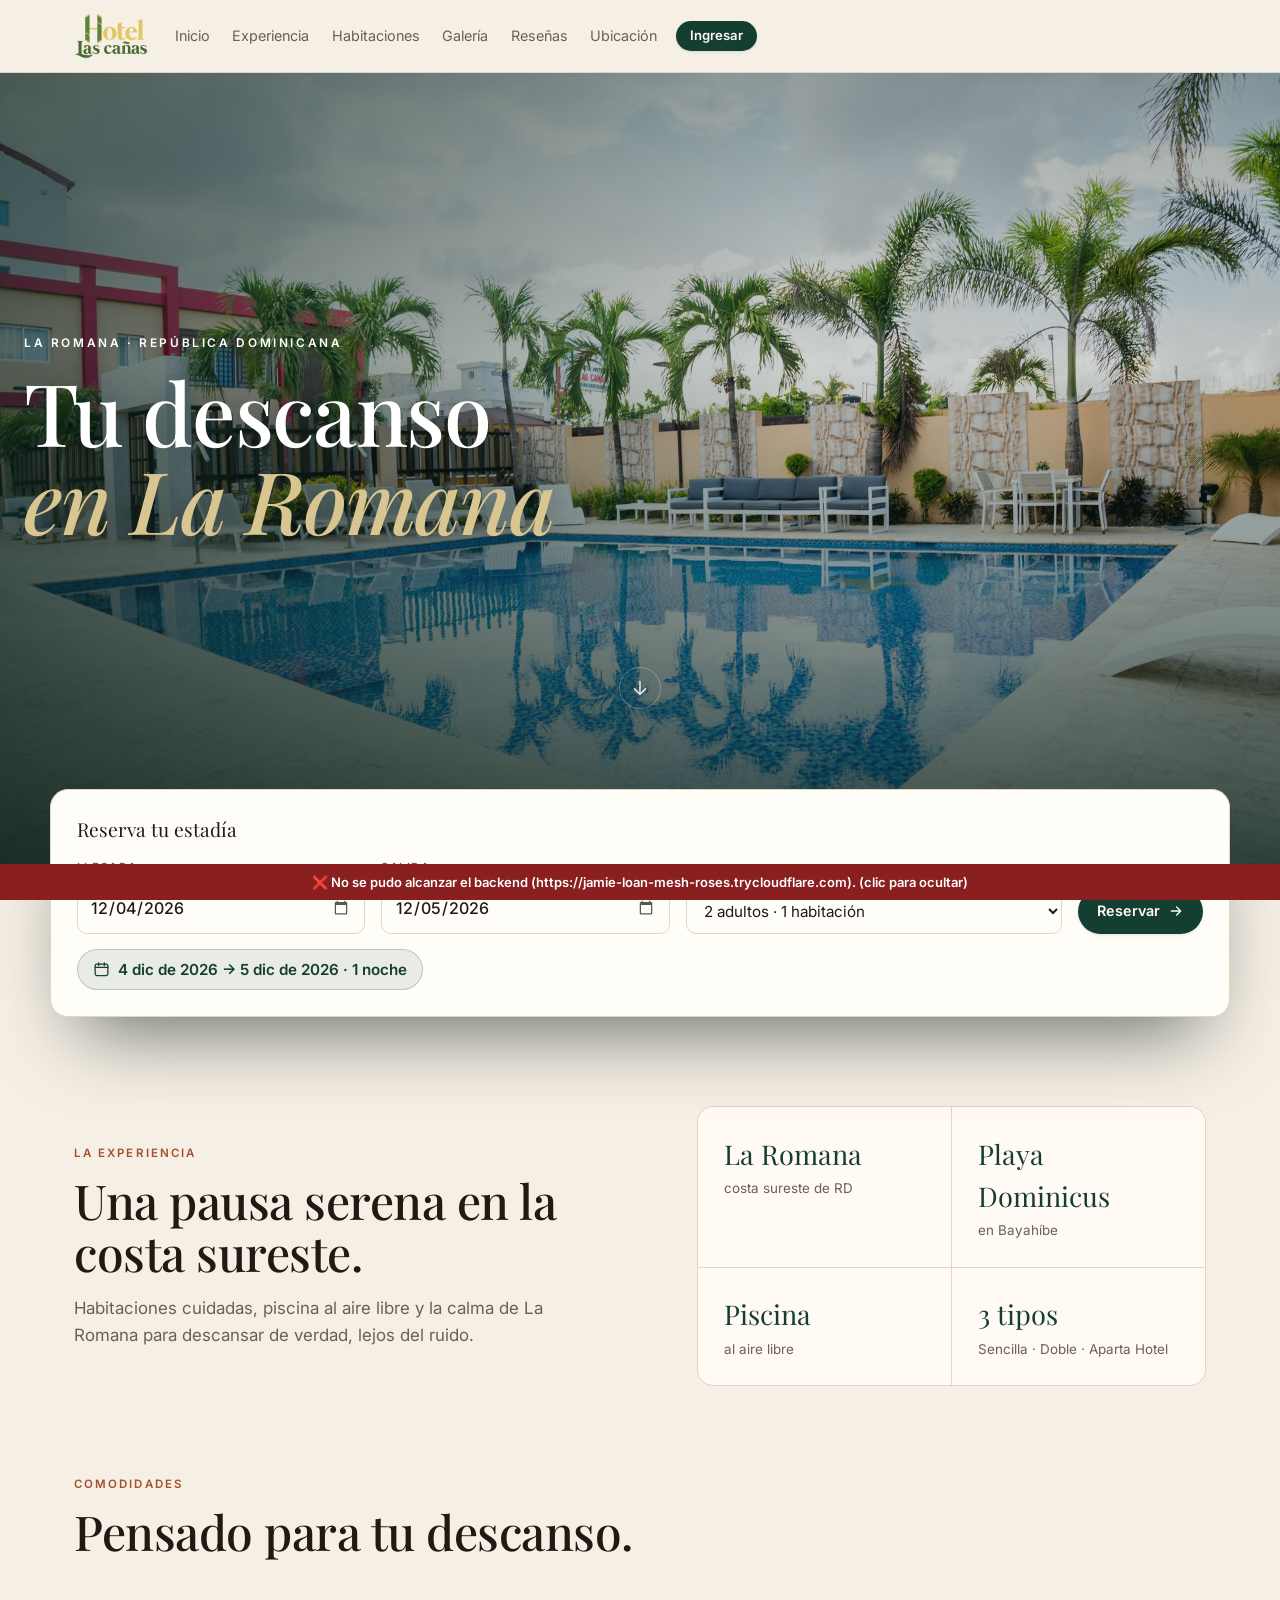
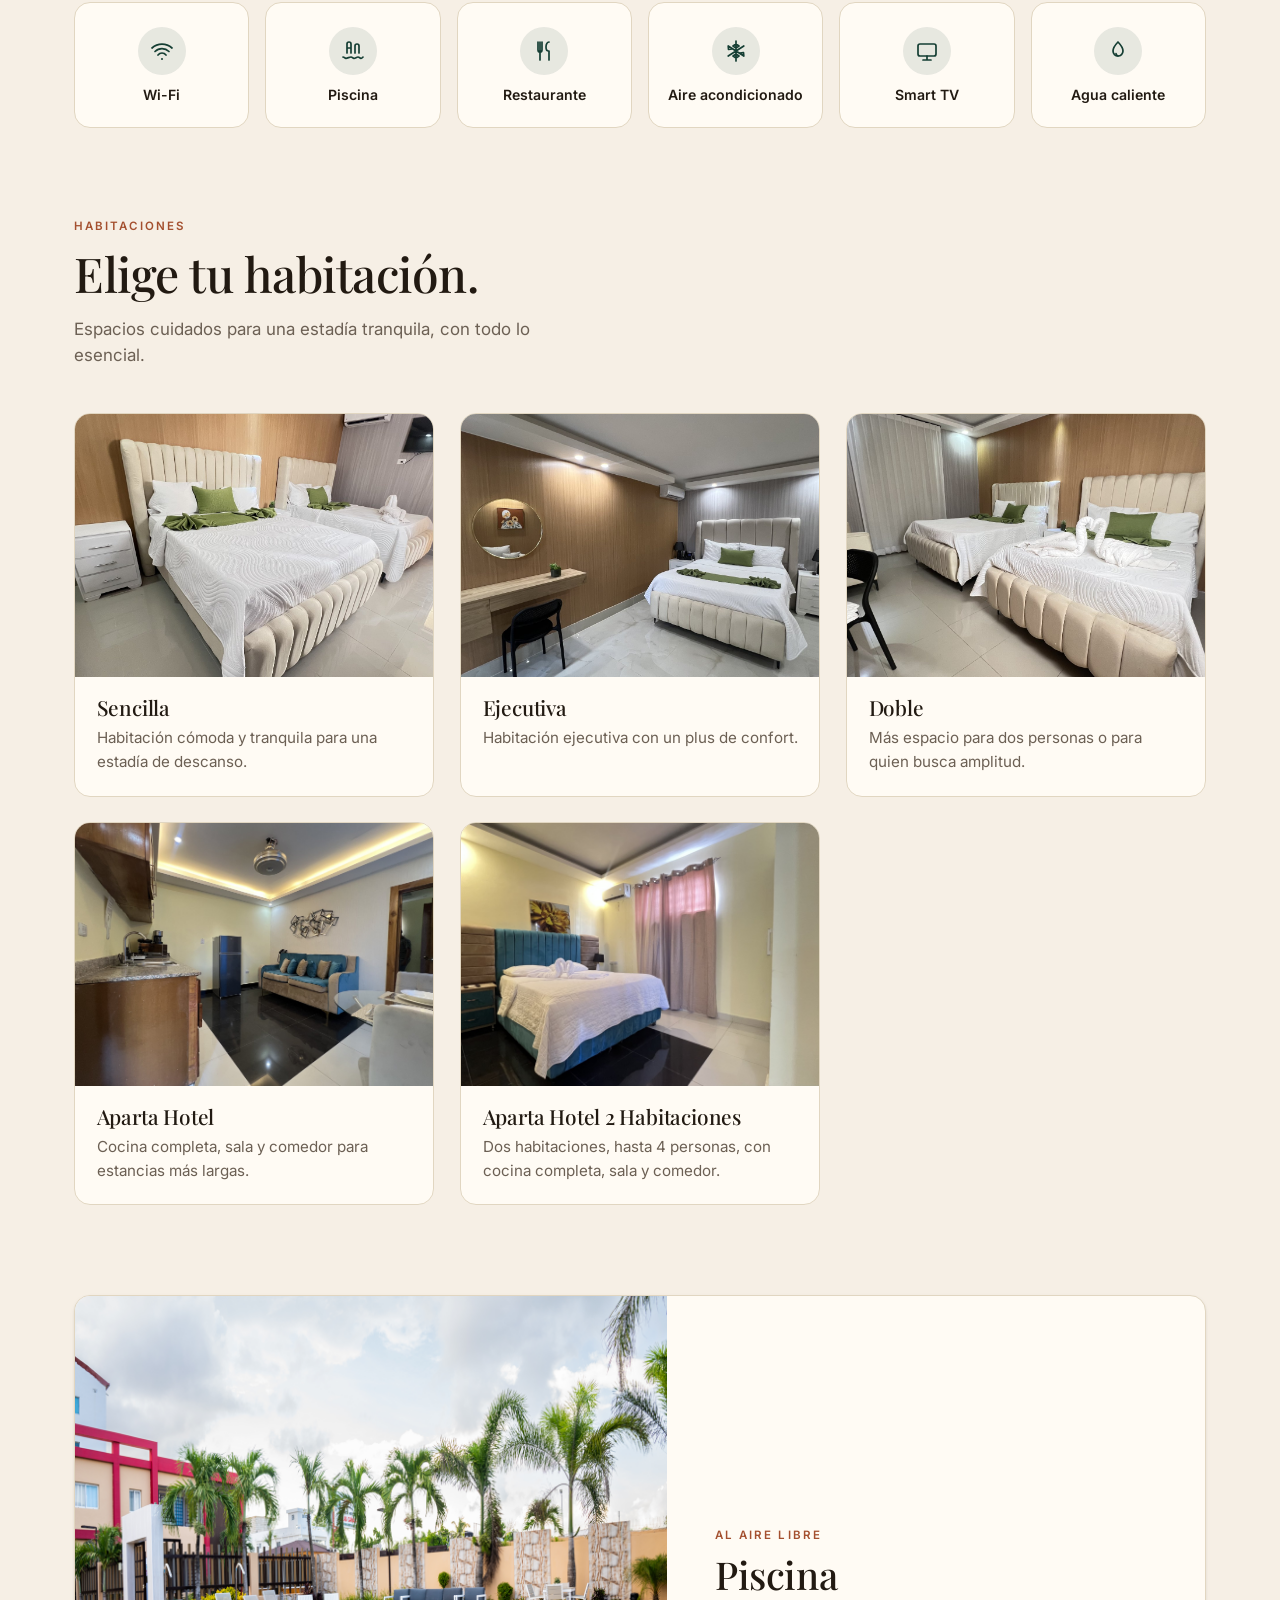
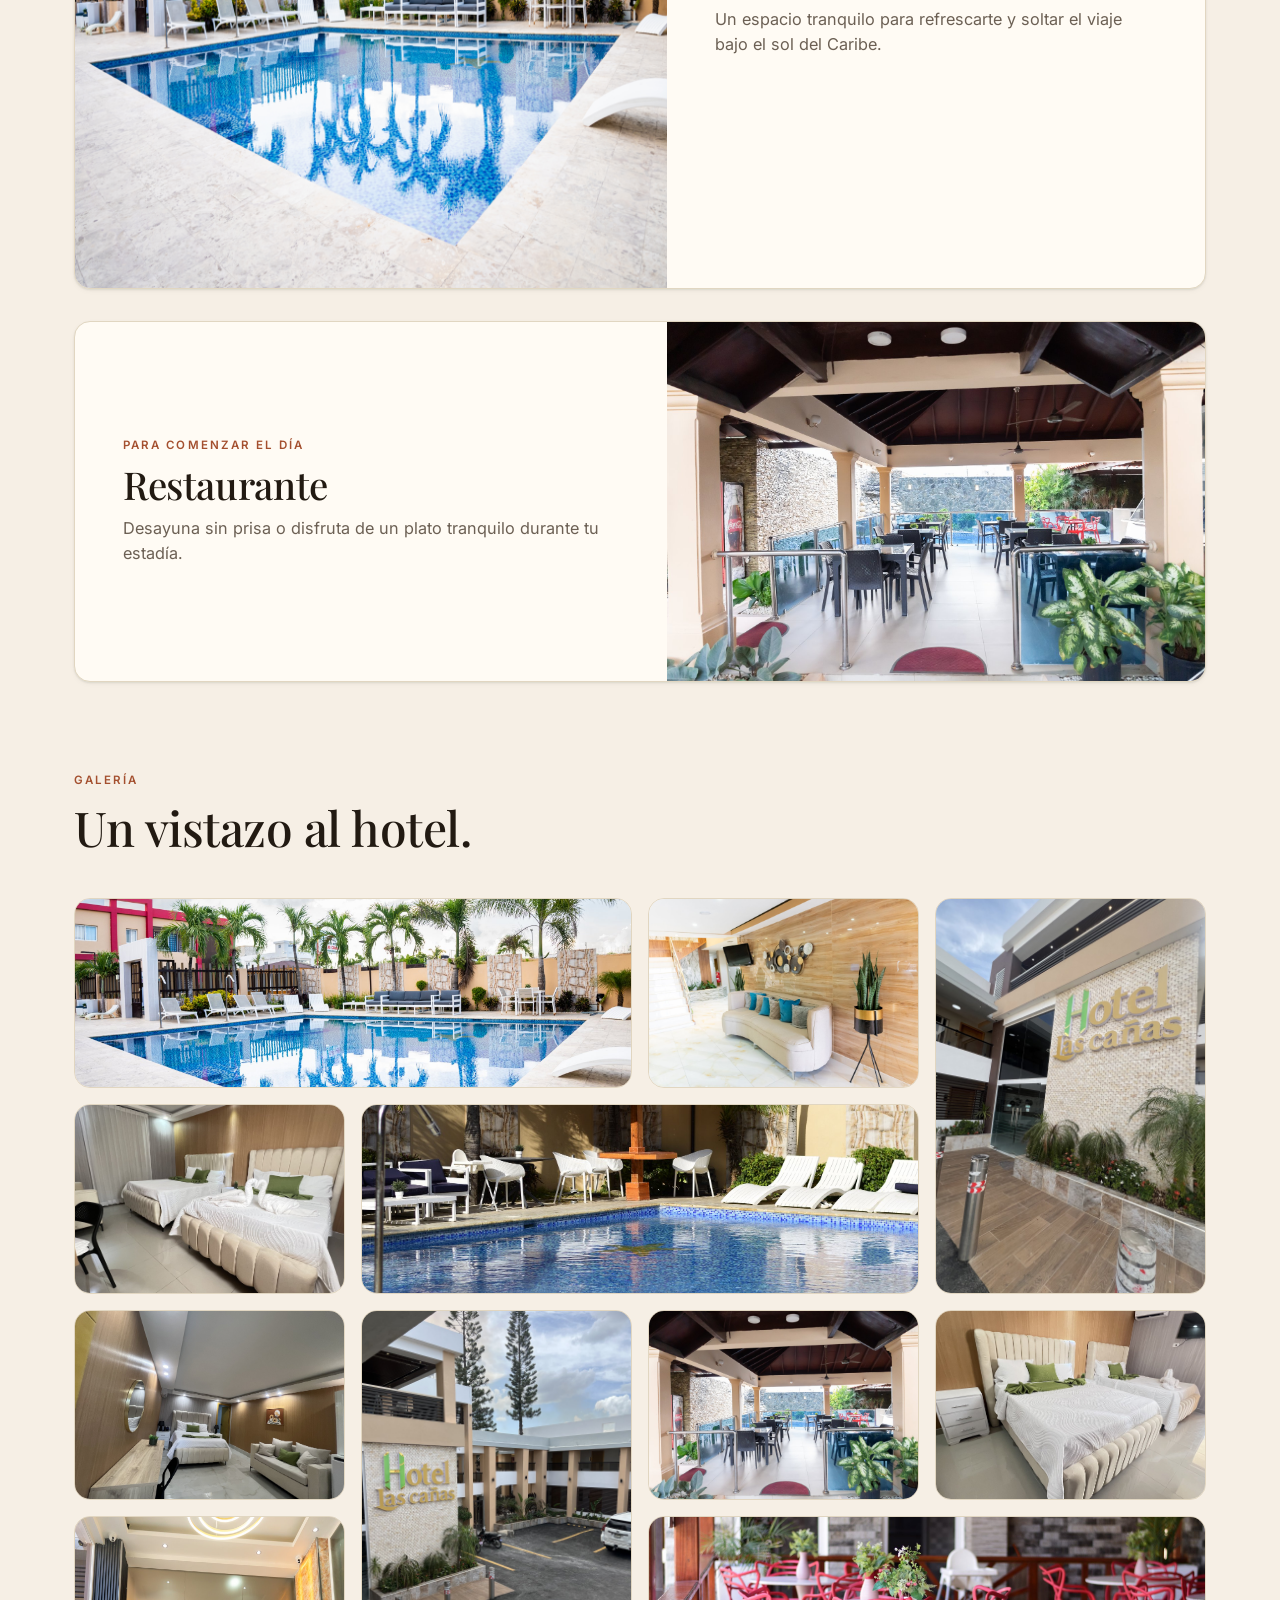
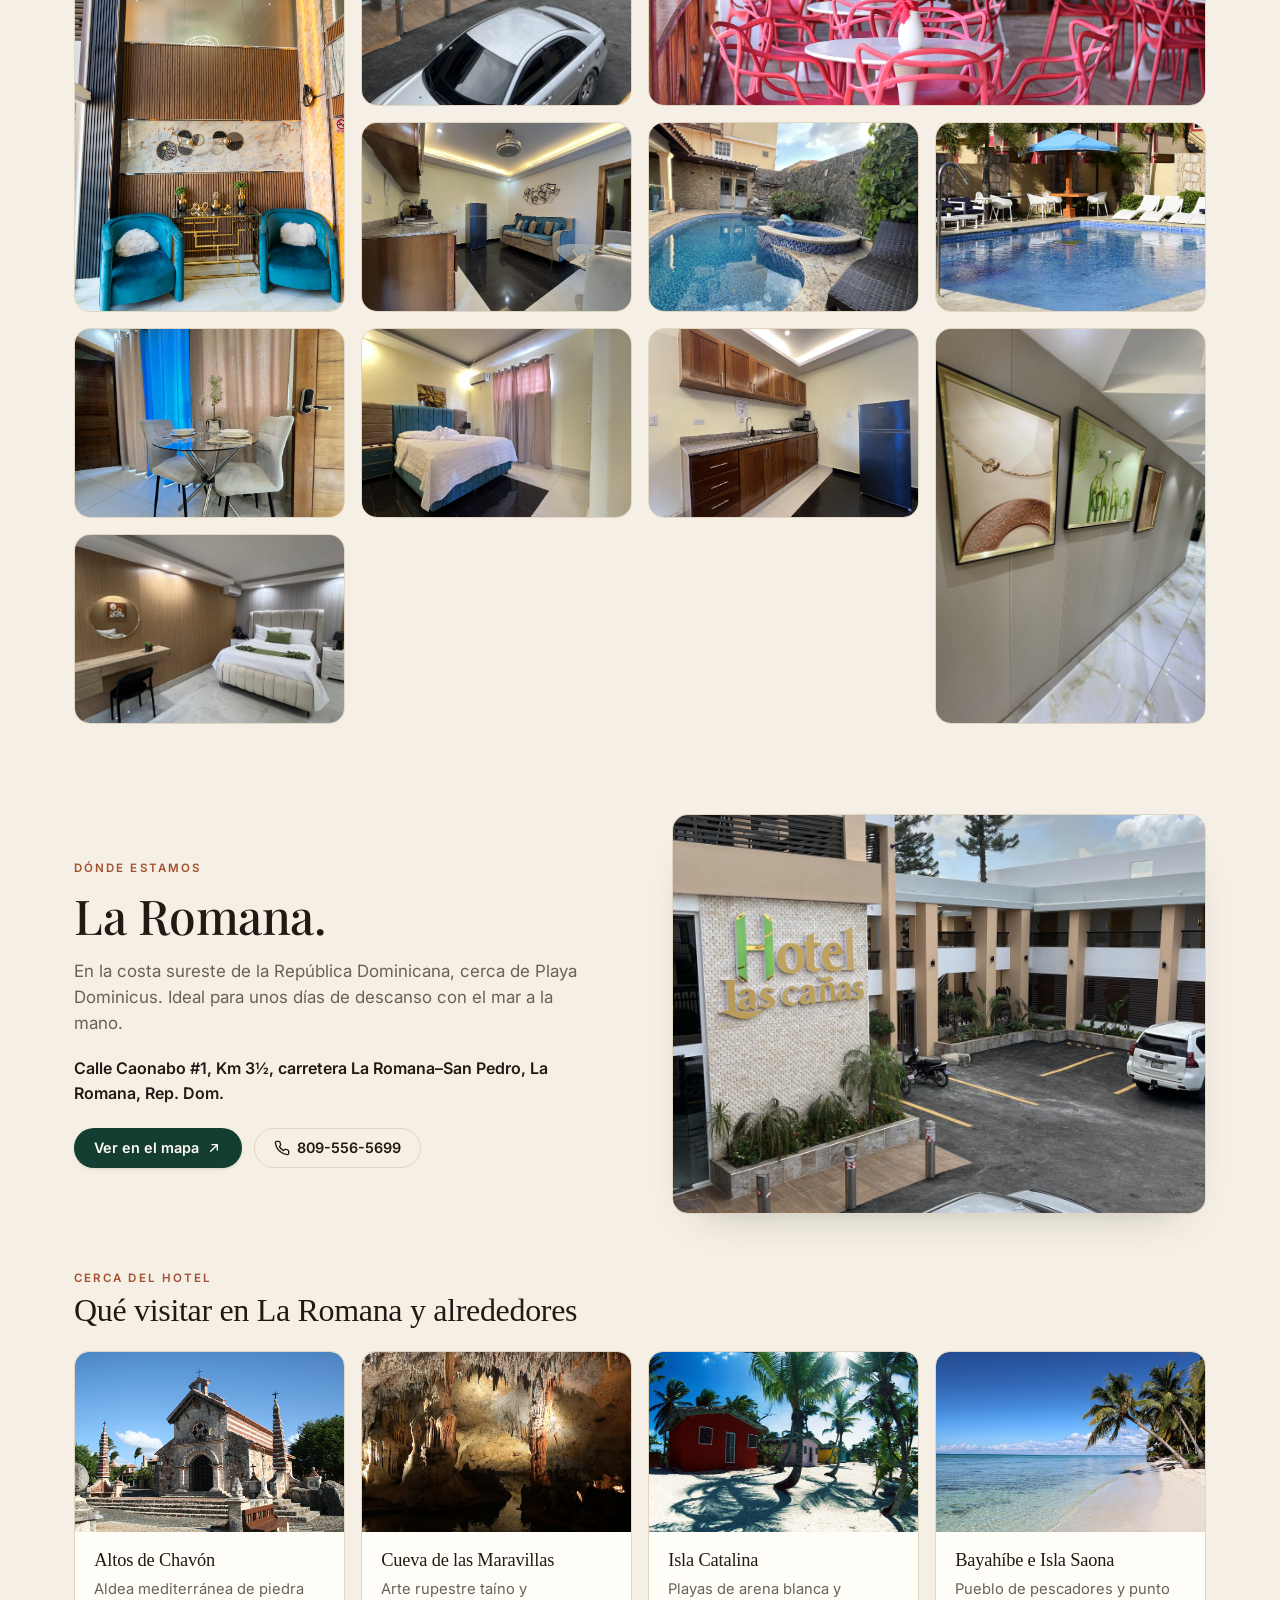
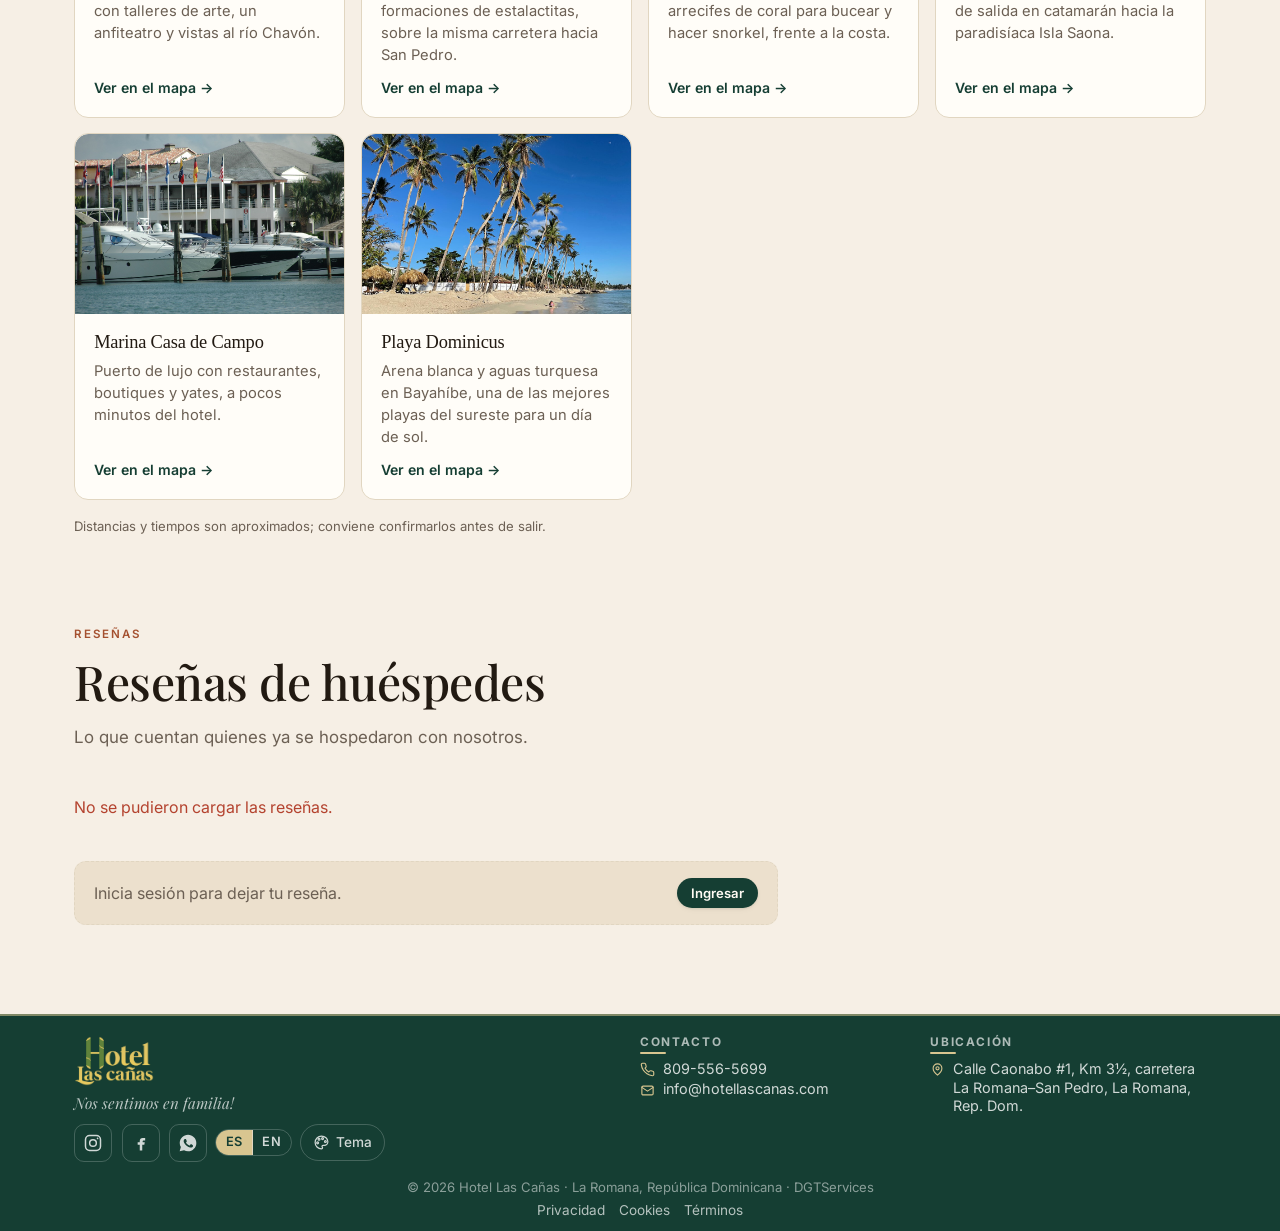
<file: index.html>
<!doctype html>
<html lang="es-DO">
<head>
  <meta charset="utf-8" />
  <meta name="viewport" content="width=device-width, initial-scale=1" />
  <title>Hotel Las Cañas · La Romana</title>
  <meta name="description" content="Hotel Las Cañas, un hotel acogedor en La Romana, República Dominicana, en la costa sureste cerca de Playa Dominicus. Tu descanso en La Romana." />
  <meta name="theme-color" content="#153e33" />
  <link rel="icon" type="image/png" href="favicon.png?v=2" />
  <link rel="icon" type="image/x-icon" href="favicon.ico?v=2" />
  <link rel="apple-touch-icon" href="apple-touch-icon.png?v=2" />

  <!-- Aplica el tema antes de pintar (script externo, compatible con CSP estricta). -->
  <script src="theme-init.js?v=20261021p"></script>

  <!-- Pares tipográficos de los temas (serif de títulos + sans de cuerpo). -->
  <link rel="preconnect" href="https://fonts.googleapis.com" />
  <link rel="preconnect" href="https://fonts.gstatic.com" crossorigin />
  <link rel="stylesheet" href="https://fonts.googleapis.com/css2?family=Cormorant+Garamond:wght@500;600;700&family=Inter:wght@400;500;600;700&family=Manrope:wght@400;500;600;700&family=Playfair+Display:wght@500;600;700&display=swap" />

  <link rel="stylesheet" href="styles.css?v=20261021p" />
</head>
<body>
  <!-- Enlace de salto para accesibilidad por teclado -->
  <a class="skip-link" href="#contenido" data-i18n="nav.skip">Saltar al contenido</a>

  <!-- Indicador de progreso de scroll (barra fina, color de acento del tema) -->
  <div class="scroll-progress" id="scrollProgress" aria-hidden="true"><i></i></div>

  <!-- ===== Barra de navegación ===== -->
  <header class="nav" id="top">
    <div class="nav__inner">
      <a class="brand" href="#top" aria-label="Hotel Las Cañas, inicio" data-i18n-aria="nav.brandAria">
        <img class="brand__logo brand__logo--claro" src="assets/logo-lascanas.png" alt="Hotel Las Cañas" width="74" height="46" />
        <img class="brand__logo brand__logo--oscuro" src="assets/logo-lascanas-oro.png" alt="" aria-hidden="true" width="74" height="46" />
      </a>

      <nav class="nav__links" aria-label="Secciones del sitio" data-i18n-aria="nav.sectionsAria">
        <a href="#top" data-i18n="nav.inicio">Inicio</a>
        <a href="#experiencia" data-i18n="nav.experiencia">Experiencia</a>
        <a href="#habitaciones" data-i18n="nav.habitaciones">Habitaciones</a>
        <a href="#galeria" data-i18n="nav.galeria">Galería</a>
        <a href="#resenas" data-i18n="nav.resenas">Reseñas</a>
        <a href="#ubicacion" data-i18n="nav.ubicacion">Ubicación</a>
      </nav>

      <!-- Cuenta + "Cancelar reserva": junto a Ubicación -->
      <button type="button" class="linkish nav__cancel" id="openCancel" data-i18n="nav.cancelar" hidden>Cancelar reserva</button>
      <div class="account" id="account" aria-live="polite">
        <!-- JS inserta: botones Ingresar/Crear cuenta  ó  nombre + Salir -->
      </div>

      <div class="nav__actions">
        <!-- Menú móvil -->
        <button type="button" class="nav__burger" id="burger" aria-expanded="false" aria-controls="mobileMenu" aria-label="Abrir menú" data-i18n-aria="nav.burger">
          <span></span><span></span><span></span>
        </button>
      </div>
    </div>

    <!-- Menú desplegable en móvil -->
    <div class="nav__mobile" id="mobileMenu" hidden>
      <a href="#experiencia" data-i18n="nav.experiencia">Experiencia</a>
      <a href="#habitaciones" data-i18n="nav.habitaciones">Habitaciones</a>
      <a href="#galeria" data-i18n="nav.galeria">Galería</a>
      <a href="#resenas" data-i18n="nav.resenas">Reseñas</a>
      <a href="#ubicacion" data-i18n="nav.ubicacion">Ubicación</a>
      <a href="https://wa.me/18095565699" target="_blank" rel="noopener" data-c="wa">WhatsApp</a>
      <button type="button" class="linkish" id="openCancelMobile" data-i18n="nav.cancelar">Cancelar reserva</button>
      <div class="account account--mobile" id="accountMobile"></div>
    </div>
  </header>

  <main id="contenido">
    <!-- ===== Hero cinematográfico a sangre completa ===== -->
    <section class="hero" id="inicio" aria-labelledby="heroTitle">
      <div class="hero__media">
        <img class="hero__img" src="assets/hero.jpg?v=20261021e" alt="Piscina del Hotel Las Cañas rodeada de palmeras" />
        <div class="hero__scrim" aria-hidden="true"></div>
      </div>
      <div class="hero__content">
        <p class="hero__eyebrow reveal" data-i18n="hero.eyebrow">La Romana · República Dominicana</p>
        <h1 id="heroTitle" class="hero__title reveal" data-i18n-html="hero.title">Tu descanso<br /><em>en La Romana</em></h1>
      </div>
      <a class="hero__scroll" href="#experiencia" aria-label="Desplázate para ver más" data-i18n-aria="hero.scrollAria">
        <svg viewBox="0 0 24 24" width="22" height="22" fill="none" stroke="currentColor" stroke-width="1.8" stroke-linecap="round" stroke-linejoin="round" aria-hidden="true"><path d="M12 5v14M6 13l6 6 6-6"/></svg>
      </a>
    </section>

    <!-- ===== Barra de reserva flotante (superpuesta al hero) ===== -->
    <div class="bookingwrap">
      <section class="bookingbar" id="reservar" aria-labelledby="bookingTitle">
        <h2 id="bookingTitle" class="sr-only" data-i18n="booking.srTitle">Buscar disponibilidad</h2>
        <form class="booking__card" id="reservaForm" novalidate>
          <p class="booking__cardtitle" data-i18n="booking.cardtitle">Reserva tu estadía</p>
          <div class="booking__grid">
            <div class="field field--date">
              <label for="llegada" data-i18n="booking.llegada">Llegada</label>
              <input type="date" id="llegada" name="llegada" required autocomplete="off" />
            </div>
            <div class="field field--date">
              <label for="salida" data-i18n="booking.salida">Salida</label>
              <input type="date" id="salida" name="salida" required autocomplete="off" />
            </div>
            <div class="field">
              <label for="huespedes" data-i18n="booking.huespedes">Huéspedes</label>
              <select id="huespedes" name="huespedes">
                <option value="1 adulto · 1 habitación" data-i18n="booking.g1">1 adulto · 1 habitación</option>
                <option value="2 adultos · 1 habitación" selected data-i18n="booking.g2">2 adultos · 1 habitación</option>
                <option value="3 adultos · 1 habitación" data-i18n="booking.g3">3 adultos · 1 habitación</option>
                <option value="4 adultos · 2 habitaciones" data-i18n="booking.g4">4 adultos · 2 habitaciones</option>
              </select>
            </div>
            <button type="submit" class="btn btn--solid booking__go" id="verDisponibilidad">
              <span data-i18n="booking.go">Reservar</span>
              <svg viewBox="0 0 24 24" width="16" height="16" fill="none" stroke="currentColor" stroke-width="2" stroke-linecap="round" stroke-linejoin="round" aria-hidden="true"><path d="M5 12h14M13 6l6 6-6 6"/></svg>
            </button>
          </div>
          <p class="booking__summary" id="fechasResumen" aria-live="polite" hidden>
            <svg viewBox="0 0 24 24" width="17" height="17" fill="none" stroke="currentColor" stroke-width="1.8" stroke-linecap="round" stroke-linejoin="round" aria-hidden="true"><rect x="3" y="4.5" width="18" height="16" rx="2.5"/><path d="M3 9h18M8 2.5v4M16 2.5v4"/></svg>
            <span id="fechasResumenText"></span>
          </p>
          <p class="booking__hint" id="bookingHint" role="status"></p>
        </form>
      </section>
    </div>

    <!-- ===== Intro / experiencia + datos ===== -->
    <section class="section intro" id="experiencia" aria-labelledby="introTitle">
      <div class="shell intro__grid">
        <div class="intro__text reveal">
          <p class="eyebrow" data-i18n="intro.eyebrow">La experiencia</p>
          <h2 id="introTitle" data-i18n="intro.title">Una pausa serena en la costa sureste.</h2>
          <p class="lede" data-i18n="intro.lede">
            Habitaciones cuidadas, piscina al aire libre y la calma de La Romana
            para descansar de verdad, lejos del ruido.
          </p>
        </div>
        <ul class="intro__stats reveal">
          <li><span class="intro__stat" data-i18n="intro.stat1">La Romana</span><span class="intro__lbl" data-i18n="intro.lbl1">costa sureste de RD</span></li>
          <li><span class="intro__stat" data-i18n="intro.stat2">Playa Dominicus</span><span class="intro__lbl" data-i18n="intro.lbl2">en Bayahíbe</span></li>
          <li><span class="intro__stat" data-i18n="intro.stat3">Piscina</span><span class="intro__lbl" data-i18n="intro.lbl3">al aire libre</span></li>
          <li><span class="intro__stat" data-i18n="intro.stat4">3 tipos</span><span class="intro__lbl" data-i18n="intro.lbl4">Sencilla · Doble · Aparta Hotel</span></li>
        </ul>
      </div>
    </section>

    <!-- ===== Amenidades con iconos ===== -->
    <section class="section amenities" aria-labelledby="amTitle">
      <div class="shell">
        <div class="section__head reveal">
          <p class="eyebrow" data-i18n="am.eyebrow">Comodidades</p>
          <h2 id="amTitle" data-i18n="am.title">Pensado para tu descanso.</h2>
        </div>
        <ul class="amenities__grid reveal">
          <li class="amenity">
            <span class="amenity__ic" aria-hidden="true"><svg viewBox="0 0 24 24" width="24" height="24" fill="none" stroke="currentColor" stroke-width="1.7" stroke-linecap="round" stroke-linejoin="round"><path d="M5 12.5a10 10 0 0 1 14 0M2 9a15 15 0 0 1 20 0M8 16a5 5 0 0 1 8 0"/><circle cx="12" cy="20" r="1" fill="currentColor" stroke="none"/></svg></span>
            <span class="amenity__name" data-i18n="am.wifi">Wi-Fi</span>
          </li>
          <li class="amenity">
            <span class="amenity__ic" aria-hidden="true"><svg viewBox="0 0 24 24" width="24" height="24" fill="none" stroke="currentColor" stroke-width="1.7" stroke-linecap="round" stroke-linejoin="round"><path d="M2 18c1.5 0 1.5 1.3 3 1.3S8.5 18 10 18s1.5 1.3 3 1.3S15.5 18 17 18s1.5 1.3 3 1.3 1.5-1.3 2-1.3M6 14V5a2 2 0 0 1 4 0v9M6 9h4M14 14V7a2 2 0 0 1 4 0v7"/></svg></span>
            <span class="amenity__name" data-i18n="am.piscina">Piscina</span>
          </li>
          <li class="amenity">
            <span class="amenity__ic" aria-hidden="true"><svg viewBox="0 0 24 24" width="24" height="24" fill="none" stroke="currentColor" stroke-width="1.7" stroke-linecap="round" stroke-linejoin="round"><path d="M6 3v8a2 2 0 0 0 4 0V3M8 3v18M17 3c-1.7 0-3 2-3 5s1 4 2.5 4H17v9"/></svg></span>
            <span class="amenity__name" data-i18n="am.restaurante">Restaurante</span>
          </li>
          <li class="amenity">
            <span class="amenity__ic" aria-hidden="true"><svg viewBox="0 0 24 24" width="24" height="24" fill="none" stroke="currentColor" stroke-width="1.7" stroke-linecap="round" stroke-linejoin="round"><path d="M12 2v20M4.2 7l15.6 10M19.8 7 4.2 17M12 5l-3 2 3 2 3-2zM12 19l-3-2 3-2 3 2zM4.2 7l.3 3.5 3.5-.7M19.8 17l-.3-3.5-3.5.7"/></svg></span>
            <span class="amenity__name" data-i18n="am.aire">Aire acondicionado</span>
          </li>
          <li class="amenity">
            <span class="amenity__ic" aria-hidden="true"><svg viewBox="0 0 24 24" width="24" height="24" fill="none" stroke="currentColor" stroke-width="1.7" stroke-linecap="round" stroke-linejoin="round"><rect x="3" y="5" width="18" height="12" rx="2"/><path d="M8 21h8M12 17v4"/></svg></span>
            <span class="amenity__name" data-i18n="am.tv">Smart TV</span>
          </li>
          <li class="amenity">
            <span class="amenity__ic" aria-hidden="true"><svg viewBox="0 0 24 24" width="24" height="24" fill="none" stroke="currentColor" stroke-width="1.7" stroke-linecap="round" stroke-linejoin="round"><path d="M12 3s5 5.2 5 9a5 5 0 0 1-10 0c0-3.8 5-9 5-9Z"/><path d="M12 17a3 3 0 0 1-2-2.5"/></svg></span>
            <span class="amenity__name" data-i18n="am.agua">Agua caliente</span>
          </li>
        </ul>
      </div>
    </section>

    <!-- ===== Catálogo de habitaciones (/api/catalogo) ===== -->
    <section class="section rooms" aria-labelledby="roomsTitle">
      <div class="shell">
        <div class="section__head reveal">
          <p class="eyebrow" data-i18n="rooms.eyebrow">Habitaciones</p>
          <h2 id="roomsTitle" data-i18n="rooms.title">Elige tu habitación.</h2>
          <p class="lede" data-i18n="rooms.lede">Espacios cuidados para una estadía tranquila, con todo lo esencial.</p>
        </div>
        <div class="rooms__grid" id="habitaciones">
          <p class="stay__loading" id="catalogoMsg" data-i18n="rooms.loading">Cargando habitaciones…</p>
        </div>
      </div>
    </section>

    <!-- ===== Experiencia editorial: piscina y restaurante ===== -->
    <section class="section features" aria-labelledby="featuresTitle">
      <h2 id="featuresTitle" class="sr-only" data-i18n="feat.srTitle">Piscina y restaurante</h2>
      <div class="shell features__stack">
        <article class="feature reveal">
          <figure class="feature__media"><img src="assets/piscina-grande.jpg" alt="Piscina grande del Hotel Las Cañas rodeada de palmeras" data-i18n-alt="feat.p.alt" loading="lazy" /></figure>
          <div class="feature__text">
            <p class="eyebrow" data-i18n="feat.p.eyebrow">Al aire libre</p>
            <h3 data-i18n="feat.p.title">Piscina</h3>
            <p data-i18n="feat.p.text">Un espacio tranquilo para refrescarte y soltar el viaje bajo el sol del Caribe.</p>
          </div>
        </article>
        <article class="feature feature--reverse reveal">
          <figure class="feature__media"><img src="assets/restaurante.jpg" alt="Mesa servida en el restaurante (imagen de muestra)" data-i18n-alt="feat.r.alt" loading="lazy" /></figure>
          <div class="feature__text">
            <p class="eyebrow" data-i18n="feat.r.eyebrow">Para comenzar el día</p>
            <h3 data-i18n="feat.r.title">Restaurante</h3>
            <p data-i18n="feat.r.text">Desayuna sin prisa o disfruta de un plato tranquilo durante tu estadía.</p>
          </div>
        </article>
      </div>
    </section>

    <!-- ===== Galería ===== -->
    <section class="section gallery" id="galeria" aria-labelledby="galTitle">
      <div class="shell">
        <div class="section__head reveal">
          <p class="eyebrow" data-i18n="gal.eyebrow">Galería</p>
          <h2 id="galTitle" data-i18n="gal.title">Un vistazo al hotel.</h2>
        </div>
        <div class="gallery__grid reveal" id="galeria-grid">
          <button type="button" class="gallery__item gallery__item--wide tilt3d"><img src="assets/hero.jpg?v=20261021e" alt="Piscina principal del hotel rodeada de palmeras" data-i18n-alt="gal.piscinaMain" loading="lazy" /></button>
          <button type="button" class="gallery__item tilt3d"><img src="assets/recepcion.jpg" alt="Recepción y lobby del hotel" data-i18n-alt="gal.recepcion" loading="lazy" /></button>
          <button type="button" class="gallery__item gallery__item--tall tilt3d"><img src="assets/fachada-entrada.jpg" alt="Fachada y entrada del Hotel Las Cañas" title="Nuestra entrada" loading="lazy" /></button>
          <button type="button" class="gallery__item tilt3d"><img src="assets/habitacion-doble.jpg" alt="Habitación doble" data-i18n-alt="gal.doble" loading="lazy" /></button>
          <button type="button" class="gallery__item gallery__item--wide tilt3d"><img src="assets/piscina-panoramica.jpg?v=20261021e" alt="Vista panorámica de la piscina" loading="lazy" /></button>
          <button type="button" class="gallery__item tilt3d"><img src="assets/suite.jpg" alt="Habitación amplia con sala de estar" loading="lazy" /></button>
          <button type="button" class="gallery__item gallery__item--tall tilt3d"><img src="assets/ubicacion.jpg" alt="Fachada y exterior del hotel" data-i18n-alt="gal.fachada" loading="lazy" /></button>
          <button type="button" class="gallery__item tilt3d"><img src="assets/restaurante.jpg" alt="Restaurante y terraza del hotel" data-i18n-alt="gal.restaurante" loading="lazy" /></button>
          <button type="button" class="gallery__item gallery__item--wide tilt3d"><img src="assets/bar-recreo.jpg" alt="Bar y área de recreo del hotel" title="Nuestro bar / área de recreo" loading="lazy" /></button>
          <button type="button" class="gallery__item tilt3d"><img src="assets/habitacion-sencilla.jpg" alt="Habitación sencilla" data-i18n-alt="gal.sencilla" loading="lazy" /></button>
          <button type="button" class="gallery__item gallery__item--tall tilt3d"><img src="assets/lobby.jpg" alt="Sala de espera del lobby" loading="lazy" /></button>
          <button type="button" class="gallery__item tilt3d"><img src="assets/aparta-hotel.jpg" alt="Sala del Aparta Hotel" data-i18n-alt="gal.aparta" loading="lazy" /></button>
          <button type="button" class="gallery__item tilt3d"><img src="assets/piscina.jpg" alt="Piscina con jacuzzi del hotel" data-i18n-alt="gal.jacuzzi" loading="lazy" /></button>
          <button type="button" class="gallery__item tilt3d"><img src="assets/piscina-sombrilla.jpg" alt="Área de piscina con sombrilla y tumbonas" title="Nuestra piscina" loading="lazy" /></button>
          <button type="button" class="gallery__item tilt3d"><img src="assets/aparta-comedor.jpg" alt="Comedor del Aparta Hotel" loading="lazy" /></button>
          <button type="button" class="gallery__item tilt3d"><img src="assets/aparta-habitacion.jpg" alt="Dormitorio del Aparta Hotel" loading="lazy" /></button>
          <button type="button" class="gallery__item tilt3d"><img src="assets/aparta-cocina.jpg" alt="Cocina del Aparta Hotel" loading="lazy" /></button>
          <button type="button" class="gallery__item gallery__item--tall tilt3d"><img src="assets/pasillo-arte.jpg" alt="Pasillos decorados del hotel" title="Nuestros pasillos" loading="lazy" /></button>
          <button type="button" class="gallery__item tilt3d"><img src="assets/habitacion-03.jpg" alt="Habitación con escritorio y cama" loading="lazy" /></button>
        </div>
      </div>
    </section>

    <!-- ===== Ubicación ===== -->
    <section class="section place" id="ubicacion" aria-labelledby="placeTitle">
      <div class="shell place__grid">
        <div class="place__text reveal">
          <p class="eyebrow" data-i18n="place.eyebrow">Dónde estamos</p>
          <h2 id="placeTitle" data-i18n="place.title">La Romana.</h2>
          <p class="lede" data-i18n="place.lede">
            En la costa sureste de la República Dominicana, cerca de Playa Dominicus.
            Ideal para unos días de descanso con el mar a la mano.
          </p>
          <p class="place__addr" data-c-text="addr">Calle Caonabo #1, Km 3½, carretera La Romana–San Pedro, La Romana, Rep. Dom.</p>
          <div class="place__cta">
            <a class="btn btn--solid" href="https://www.google.com/maps/search/Hotel+Las+Ca%C3%B1as+Calle+Caonabo+La+Romana" target="_blank" rel="noopener">
              <span data-i18n="place.map">Ver en el mapa</span>
              <svg viewBox="0 0 24 24" width="16" height="16" fill="none" stroke="currentColor" stroke-width="2" stroke-linecap="round" stroke-linejoin="round" aria-hidden="true"><path d="M7 17 17 7M9 7h8v8"/></svg>
            </a>
            <a class="btn btn--ghost" href="tel:8095565699" data-c="tel">
              <svg viewBox="0 0 24 24" width="16" height="16" fill="none" stroke="currentColor" stroke-width="2" stroke-linecap="round" stroke-linejoin="round" aria-hidden="true"><path d="M22 16.9v3a2 2 0 0 1-2.2 2 19.8 19.8 0 0 1-8.6-3.1 19.5 19.5 0 0 1-6-6 19.8 19.8 0 0 1-3.1-8.6A2 2 0 0 1 4.1 2h3a2 2 0 0 1 2 1.7c.1 1 .4 1.9.7 2.8a2 2 0 0 1-.5 2.1L8.1 9.9a16 16 0 0 0 6 6l1.3-1.3a2 2 0 0 1 2.1-.5c.9.3 1.8.6 2.8.7a2 2 0 0 1 1.7 2Z"/></svg>
              <span data-c-text="tel">809-556-5699</span>
            </a>
          </div>
        </div>
        <figure class="place__photo reveal">
          <img src="assets/ubicacion.jpg" alt="Fachada y exterior del Hotel Las Cañas" loading="lazy" />
        </figure>
      </div>

      <div class="shell nearby reveal">
        <p class="eyebrow" data-i18n="nearby.eyebrow">Cerca del hotel</p>
        <h3 class="nearby__title" data-i18n="nearby.title">Qué visitar en La Romana y alrededores</h3>
        <div class="nearby__grid">
          <article class="nearby__card tilt3d">
            <img class="nearby__img" src="assets/sitios/altos-chavon.jpg" alt="Altos de Chavón, aldea mediterránea de piedra sobre el río Chavón" data-i18n-alt="nearby.img1" loading="lazy" />
            <div class="nearby__body">
              <h4>Altos de Chavón</h4>
              <p data-i18n="nearby.c1">Aldea mediterránea de piedra con talleres de arte, un anfiteatro y vistas al río Chavón.</p>
              <a href="https://www.google.com/maps/search/Altos+de+Chav%C3%B3n+La+Romana" target="_blank" rel="noopener" data-i18n="nearby.map">Ver en el mapa →</a>
            </div>
          </article>
          <article class="nearby__card tilt3d">
            <img class="nearby__img" src="assets/sitios/cueva-maravillas.jpg" alt="Cueva de las Maravillas con arte rupestre taíno y estalactitas" data-i18n-alt="nearby.img2" loading="lazy" />
            <div class="nearby__body">
              <h4>Cueva de las Maravillas</h4>
              <p data-i18n="nearby.c2">Arte rupestre taíno y formaciones de estalactitas, sobre la misma carretera hacia San Pedro.</p>
              <a href="https://www.google.com/maps/search/Cueva+de+las+Maravillas" target="_blank" rel="noopener" data-i18n="nearby.map">Ver en el mapa →</a>
            </div>
          </article>
          <article class="nearby__card tilt3d">
            <img class="nearby__img" src="assets/sitios/isla-catalina.jpg" alt="Isla Catalina, playa de arena blanca y arrecifes de coral" data-i18n-alt="nearby.img3" loading="lazy" />
            <div class="nearby__body">
              <h4>Isla Catalina</h4>
              <p data-i18n="nearby.c3">Playas de arena blanca y arrecifes de coral para bucear y hacer snorkel, frente a la costa.</p>
              <a href="https://www.google.com/maps/search/Isla+Catalina+La+Romana" target="_blank" rel="noopener" data-i18n="nearby.map">Ver en el mapa →</a>
            </div>
          </article>
          <article class="nearby__card tilt3d">
            <img class="nearby__img" src="assets/sitios/isla-saona.jpg" alt="Bayahíbe e Isla Saona, playas paradisíacas del Caribe" data-i18n-alt="nearby.img4" loading="lazy" />
            <div class="nearby__body">
              <h4>Bayahíbe e Isla Saona</h4>
              <p data-i18n="nearby.c4">Pueblo de pescadores y punto de salida en catamarán hacia la paradisíaca Isla Saona.</p>
              <a href="https://www.google.com/maps/search/Bayah%C3%ADbe" target="_blank" rel="noopener" data-i18n="nearby.map">Ver en el mapa →</a>
            </div>
          </article>
          <article class="nearby__card tilt3d">
            <img class="nearby__img" src="assets/sitios/marina-casa-de-campo.jpg" alt="Marina Casa de Campo con yates y restaurantes de lujo" data-i18n-alt="nearby.img5" loading="lazy" />
            <div class="nearby__body">
              <h4>Marina Casa de Campo</h4>
              <p data-i18n="nearby.c5">Puerto de lujo con restaurantes, boutiques y yates, a pocos minutos del hotel.</p>
              <a href="https://www.google.com/maps/search/Marina+Casa+de+Campo+La+Romana" target="_blank" rel="noopener" data-i18n="nearby.map">Ver en el mapa →</a>
            </div>
          </article>
          <article class="nearby__card tilt3d">
            <img class="nearby__img" src="assets/sitios/playa-dominicus.jpg" alt="Playa Dominicus, arena blanca y aguas turquesa en Bayahíbe" data-i18n-alt="nearby.img6" loading="lazy" />
            <div class="nearby__body">
              <h4>Playa Dominicus</h4>
              <p data-i18n="nearby.c6">Arena blanca y aguas turquesa en Bayahíbe, una de las mejores playas del sureste para un día de sol.</p>
              <a href="https://www.google.com/maps/search/Playa+Dominicus+Bayahibe" target="_blank" rel="noopener" data-i18n="nearby.map">Ver en el mapa →</a>
            </div>
          </article>
        </div>
        <p class="nearby__note" data-i18n="nearby.note">Distancias y tiempos son aproximados; conviene confirmarlos antes de salir.</p>
      </div>
    </section>

    <!-- ===== Reseñas de huéspedes (GET/POST /api/resenas) ===== -->
    <section class="section reviews" id="resenas" aria-labelledby="reviewsTitle">
      <div class="shell">
        <div class="section__head reveal">
          <p class="eyebrow" data-i18n="rev.eyebrow">Reseñas</p>
          <h2 id="reviewsTitle" data-i18n="rev.title">Reseñas de huéspedes</h2>
          <p class="lede" data-i18n="rev.lede">Lo que cuentan quienes ya se hospedaron con nosotros.</p>
        </div>
        <div class="reviews__list" id="reviewsList" aria-live="polite">
          <p class="reviews__loading" data-i18n="rev.loading">Cargando reseñas…</p>
        </div>
        <!-- JS inserta el formulario (con sesión) o el aviso de inicio de sesión -->
        <div class="reviews__formwrap" id="reviewsFormWrap"></div>
      </div>
    </section>
  </main>

  <!-- ===== Pie ===== -->
  <footer class="foot">
    <div class="foot__inner">
      <div class="foot__brand">
        <img class="brand__logo brand__logo--claro" src="assets/logo-lascanas.png" alt="Hotel Las Cañas" width="92" height="57" />
        <img class="brand__logo brand__logo--oscuro" src="assets/logo-lascanas-oro.png" alt="" aria-hidden="true" width="92" height="57" />
        <p class="foot__motto" data-i18n="foot.motto">Nos sentimos en familia!</p>
        <div class="foot__controls">
          <nav class="foot__social" aria-label="Redes sociales" data-i18n-aria="foot.socialAria">
            <a href="https://instagram.com/hotel_lascanas" target="_blank" rel="noopener" aria-label="Instagram de Hotel Las Cañas" data-c="ig">
              <svg viewBox="0 0 24 24" width="20" height="20" fill="none" stroke="currentColor" stroke-width="1.8" aria-hidden="true"><rect x="3" y="3" width="18" height="18" rx="5"/><circle cx="12" cy="12" r="4"/><circle cx="17.5" cy="6.5" r="1" fill="currentColor" stroke="none"/></svg>
            </a>
            <a href="https://facebook.com/hotelycabanaslascanas" target="_blank" rel="noopener" aria-label="Facebook de Hotel Las Cañas" data-c="fb">
              <svg viewBox="0 0 24 24" width="20" height="20" fill="currentColor" aria-hidden="true"><path d="M14 9h3V6h-3c-2.2 0-3.5 1.4-3.5 3.6V11H8v3h2.5v7h3v-7H16l.5-3h-2.5V9.8c0-.6.3-.8.9-.8Z"/></svg>
            </a>
            <a href="https://wa.me/18095565699" target="_blank" rel="noopener" aria-label="WhatsApp de Hotel Las Cañas" data-c="wa">
              <svg viewBox="0 0 24 24" width="20" height="20" fill="currentColor" aria-hidden="true"><path d="M12.04 2c-5.5 0-9.96 4.46-9.96 9.96 0 1.76.46 3.45 1.34 4.95L2 22l5.25-1.38a9.9 9.9 0 0 0 4.79 1.22h.01c5.5 0 9.96-4.46 9.96-9.96S17.54 2 12.04 2Zm5.84 14.08c-.24.68-1.42 1.32-1.95 1.36-.5.04-.98.23-3.3-.69-2.78-1.1-4.55-3.95-4.69-4.14-.14-.18-1.13-1.5-1.13-2.86 0-1.36.71-2.03.96-2.31.25-.28.55-.35.73-.35h.52c.17 0 .4-.03.62.47.24.57.79 1.96.86 2.1.07.14.11.3.02.48-.09.18-.14.3-.27.46-.14.16-.29.36-.41.48-.14.14-.28.29-.12.57.16.28.71 1.17 1.53 1.9 1.05.94 1.94 1.23 2.22 1.37.28.14.44.11.6-.07.17-.18.69-.8.87-1.08.18-.28.37-.23.62-.14.25.09 1.6.76 1.88.9.28.14.46.21.53.32.07.12.07.66-.17 1.33Z"/></svg>
            </a>
          </nav>
          <div class="lang" id="lang" role="group" aria-label="Idioma / Language">
            <button type="button" class="lang__opt" data-lang="es" lang="es" aria-pressed="true">ES</button>
            <button type="button" class="lang__opt" data-lang="en" lang="en" aria-pressed="false">EN</button>
          </div>
          <div class="theme" id="theme">
            <button type="button" class="theme__btn" id="themeBtn" aria-haspopup="true" aria-expanded="false" aria-controls="themeMenu">
              <svg viewBox="0 0 24 24" width="17" height="17" fill="none" stroke="currentColor" stroke-width="1.7" stroke-linecap="round" stroke-linejoin="round" aria-hidden="true"><circle cx="13.5" cy="6.5" r="1.3"/><circle cx="17.5" cy="10.5" r="1.3"/><circle cx="8.5" cy="7.5" r="1.3"/><circle cx="6.5" cy="12.5" r="1.3"/><path d="M12 3a9 9 0 1 0 0 18c.9 0 1.5-.7 1.5-1.5 0-.4-.2-.8-.4-1-.3-.3-.4-.6-.4-1 0-.8.7-1.5 1.5-1.5H16a5 5 0 0 0 5-5c0-4.4-4-8-9-8Z"/></svg>
              <span class="theme__label" data-i18n="theme.btn">Tema</span>
            </button>
            <div class="theme__menu" id="themeMenu" role="menu" aria-label="Elegir tema" data-i18n-aria="theme.menuAria" hidden>
              <p class="theme__title" data-i18n="theme.title">Tema</p>
              <button type="button" class="theme__opt" role="menuitemradio" data-theme="esmeralda" aria-checked="true">
                <span class="theme__swatch" aria-hidden="true"><i style="background:#153e33"></i><i style="background:#bd603f"></i><i style="background:#f6efe5"></i></span>
                Esmeralda
              </button>
              <button type="button" class="theme__opt" role="menuitemradio" data-theme="costa-azul" aria-checked="false">
                <span class="theme__swatch" aria-hidden="true"><i style="background:#16324f"></i><i style="background:#bf9638"></i><i style="background:#edf2f3"></i></span>
                Costa Azul
              </button>
              <button type="button" class="theme__opt" role="menuitemradio" data-theme="carbon-oro" aria-checked="false">
                <span class="theme__swatch" aria-hidden="true"><i style="background:#191813"></i><i style="background:#c9a96b"></i><i style="background:#ece7df"></i></span>
                Carbón &amp; Oro
              </button>
              <button type="button" class="theme__opt" role="menuitemradio" data-theme="editorial-blanco" aria-checked="false">
                <span class="theme__swatch" aria-hidden="true"><i style="background:#1a1a1a"></i><i style="background:#b0553c"></i><i style="background:#faf8f3"></i></span>
                Editorial Blanco
              </button>
            </div>
          </div>
        </div>
      </div>
      <div class="foot__col">
        <h4 data-i18n="foot.contacto">Contacto</h4>
        <p class="foot__line"><svg viewBox="0 0 24 24" width="15" height="15" fill="none" stroke="currentColor" stroke-width="1.8" stroke-linecap="round" stroke-linejoin="round" aria-hidden="true"><path d="M22 16.9v3a2 2 0 0 1-2.2 2 19.8 19.8 0 0 1-8.6-3.1 19.5 19.5 0 0 1-6-6 19.8 19.8 0 0 1-3.1-8.6A2 2 0 0 1 4.1 2h3a2 2 0 0 1 2 1.7c.1 1 .4 1.9.7 2.8a2 2 0 0 1-.5 2.1L8.1 9.9a16 16 0 0 0 6 6l1.3-1.3a2 2 0 0 1 2.1-.5c.9.3 1.8.6 2.8.7a2 2 0 0 1 1.7 2Z"/></svg><a href="tel:8095565699" data-c="tel"><span data-c-text="tel">809-556-5699</span></a></p>
        <p class="foot__line"><svg viewBox="0 0 24 24" width="15" height="15" fill="none" stroke="currentColor" stroke-width="1.8" stroke-linecap="round" stroke-linejoin="round" aria-hidden="true"><rect x="3" y="5" width="18" height="14" rx="2"/><path d="m3 7 9 6 9-6"/></svg><a href="mailto:info@hotellascanas.com" data-c="mail"><span data-c-text="mail">info@hotellascanas.com</span></a></p>
      </div>
      <div class="foot__col">
        <h4 data-i18n="foot.ubicacion">Ubicación</h4>
        <p class="foot__line"><svg viewBox="0 0 24 24" width="15" height="15" fill="none" stroke="currentColor" stroke-width="1.8" stroke-linecap="round" stroke-linejoin="round" aria-hidden="true"><path d="M12 21s-7-5.3-7-11a7 7 0 0 1 14 0c0 5.7-7 11-7 11Z"/><circle cx="12" cy="10" r="2.5"/></svg><span data-c-text="addr">Calle Caonabo #1, Km 3½, carretera La Romana–San Pedro, La Romana, Rep. Dom.</span></p>
      </div>
    </div>
    <div class="foot__bar">
      <p class="foot__copy">© <span id="year"></span> <span data-i18n="foot.copy">Hotel Las Cañas</span> · <span data-i18n="foot.copy2">La Romana, República Dominicana</span> · DGTServices</p>
      <nav class="foot__legal" aria-label="Documentos legales" data-i18n-aria="foot.legalAria">
        <a href="privacidad.html" data-i18n="foot.priv">Privacidad</a>
        <a href="cookies.html" data-i18n="foot.cookies">Cookies</a>
        <a href="terminos.html" data-i18n="foot.terms">Términos</a>
      </nav>
    </div>
  </footer>

  <!-- ===== Modal: autenticación (Ingresar / Crear cuenta) ===== -->
  <div class="modal" id="modalAuth" hidden>
    <div class="modal__backdrop" data-close></div>
    <div class="modal__box" role="dialog" aria-modal="true" aria-labelledby="authTitle">
      <button class="modal__x" type="button" data-close aria-label="Cerrar" data-i18n-aria="modal.close">
        <svg viewBox="0 0 24 24" width="20" height="20" fill="none" stroke="currentColor" stroke-width="2" stroke-linecap="round" aria-hidden="true"><path d="M6 6l12 12M18 6 6 18"/></svg>
      </button>
      <h2 id="authTitle" class="modal__title" data-i18n="auth.title">Ingresar</h2>
      <p class="modal__sub" data-i18n="auth.sub">Entra con tu cuenta para continuar. ¿Primera vez? Crea tu cuenta al reservar.</p>

      <form class="mform" id="panelLogin" novalidate>
        <div class="field">
          <label for="loginEmail" data-i18n="field.email">Correo</label>
          <input type="email" id="loginEmail" autocomplete="email" required placeholder="tu@correo.com" data-i18n-ph="ph.email" />
          <small class="field__err" id="loginEmailErr"></small>
        </div>
        <div class="field">
          <label for="loginPass" data-i18n="field.pass">Contraseña</label>
          <input type="password" id="loginPass" autocomplete="current-password" required minlength="6" placeholder="Tu contraseña" data-i18n-ph="ph.pass" />
          <small class="field__err" id="loginPassErr"></small>
        </div>
        <button class="btn btn--solid modal__submit" type="submit" id="btnLogin" data-i18n="auth.submit">Ingresar</button>
        <p class="modal__msg" id="loginMsg" role="alert"></p>
        <p class="step__alt"><button type="button" class="linkish" id="irRecuperar" data-i18n="auth.olvidaste">¿Olvidaste tu contraseña?</button></p>
      </form>
    </div>
  </div>

  <!-- ===== Modal: reserva en 3 pasos (1 cuenta · 2 habitación · 3 pago) ===== -->
  <div class="modal" id="modalReserva" hidden>
    <div class="modal__backdrop" data-close></div>
    <div class="modal__box" role="dialog" aria-modal="true" aria-labelledby="reservaTitle">
      <button class="modal__x" type="button" data-close aria-label="Cerrar" data-i18n-aria="modal.close">
        <svg viewBox="0 0 24 24" width="20" height="20" fill="none" stroke="currentColor" stroke-width="2" stroke-linecap="round" aria-hidden="true"><path d="M6 6l12 12M18 6 6 18"/></svg>
      </button>
      <h2 id="reservaTitle" class="modal__title" data-i18n="resv.title">Reservar</h2>
      <p class="modal__sub" id="reservaResumen"></p>

      <!-- Indicador de pasos -->
      <ol class="steps" id="steps" aria-label="Pasos de la reserva" data-i18n-aria="resv.stepsAria">
        <li class="steps__item is-current" id="stepDot1" data-i18n="resv.step1">Cuenta</li>
        <li class="steps__item" id="stepDot2" data-i18n="resv.step2">Habitación</li>
        <li class="steps__item" id="stepDot3" data-i18n="resv.step3">Pago</li>
      </ol>

      <!-- PASO 1: cuenta (registro o inicio de sesión) -->
      <div class="step" id="paso1">
        <!-- Crear cuenta -->
        <form class="mform" id="regForm" novalidate>
          <p class="step__hint" data-i18n="resv.regHint">Crea tu cuenta para continuar con la reserva.</p>
          <div class="field">
            <label for="rvNombre" data-i18n="field.nombre">Nombre completo</label>
            <input type="text" id="rvNombre" autocomplete="name" maxlength="30" placeholder="Tu nombre" data-i18n-ph="ph.nombre" />
            <small class="field__err" id="rvNombreErr"></small>
          </div>
          <div class="field">
            <label for="rvEmail" data-i18n="field.email">Correo</label>
            <input type="email" id="rvEmail" autocomplete="email" placeholder="tu@correo.com" data-i18n-ph="ph.email" />
            <small class="field__err" id="rvEmailErr"></small>
          </div>
          <div class="field">
            <label for="rvTel" data-i18n="field.tel">Teléfono</label>
            <input type="tel" id="rvTel" autocomplete="tel" maxlength="12" placeholder="809-000-0000" data-i18n-ph="ph.tel" />
            <small class="field__err" id="rvTelErr"></small>
          </div>
          <div class="grid2">
            <div class="field">
              <label for="rvCedula"><span data-i18n="field.cedula">Cédula</span> <span class="field__opt" data-i18n="field.opcional">(opcional)</span></label>
              <input type="text" id="rvCedula" autocomplete="off" maxlength="16" placeholder="000-0000000-0" data-i18n-ph="ph.cedula" />
            </div>
            <div class="field">
              <label for="rvPass" data-i18n="field.pass">Contraseña</label>
              <input type="password" id="rvPass" autocomplete="new-password" minlength="6" placeholder="Mínimo 6 caracteres" data-i18n-ph="ph.pass6" />
              <small class="field__err" id="rvPassErr"></small>
            </div>
          </div>
          <div class="field">
            <label for="rvDireccion"><span data-i18n="field.direccion">Dirección</span> <span class="field__opt" data-i18n="field.opcional">(opcional)</span></label>
            <input type="text" id="rvDireccion" autocomplete="street-address" maxlength="60" placeholder="Tu dirección" data-i18n-ph="ph.direccion" />
          </div>
          <label class="optin" for="rvPromos">
            <input type="checkbox" id="rvPromos" />
            <span class="optin__text" data-i18n="resv.promos">Quiero recibir ofertas y promociones por correo</span>
          </label>
          <button class="btn btn--solid modal__submit" type="submit" id="btnRegistro" data-i18n="resv.btnReg">Crear cuenta y continuar</button>
          <p class="modal__msg" id="regMsg" role="alert"></p>
          <p class="step__alt"><span data-i18n="resv.yaCuenta">¿Ya tienes cuenta?</span> <button type="button" class="linkish" id="irLogin" data-i18n="resv.iniciaSesion">Inicia sesión</button></p>
        </form>

        <!-- Iniciar sesión -->
        <form class="mform" id="loginPaso1" novalidate hidden>
          <p class="step__hint" data-i18n="resv.loginHint">Inicia sesión para continuar con la reserva.</p>
          <div class="field">
            <label for="lpEmail" data-i18n="field.email">Correo</label>
            <input type="email" id="lpEmail" autocomplete="email" placeholder="tu@correo.com" data-i18n-ph="ph.email" />
            <small class="field__err" id="lpEmailErr"></small>
          </div>
          <div class="field">
            <label for="lpPass" data-i18n="field.pass">Contraseña</label>
            <input type="password" id="lpPass" autocomplete="current-password" minlength="6" placeholder="Tu contraseña" data-i18n-ph="ph.pass" />
            <small class="field__err" id="lpPassErr"></small>
          </div>
          <button class="btn btn--solid modal__submit" type="submit" id="btnLoginPaso1" data-i18n="resv.btnLoginP1">Iniciar sesión y continuar</button>
          <p class="modal__msg" id="lpMsg" role="alert"></p>
          <p class="step__alt"><span data-i18n="resv.primeraVez">¿Primera vez?</span> <button type="button" class="linkish" id="irReg" data-i18n="resv.creaCuenta">Crea tu cuenta</button></p>
        </form>
      </div>

      <!-- PASO 2: tipo de habitación + total -->
      <div class="step" id="paso2" hidden>
        <!-- Titular (de la cuenta, solo lectura) -->
        <div class="holder" id="holder" hidden>
          <span class="holder__label" data-i18n="resv.aNombre">A nombre de</span>
          <span class="holder__name" id="holderName"></span>
          <span class="holder__tel" id="holderTel"></span>
        </div>

        <form class="mform" id="reservaDetalle" novalidate>
          <fieldset class="tipos" id="tipos">
            <legend class="step__hint" data-i18n="resv.elegirTipo">Elige el tipo de habitación</legend>
            <!-- JS rellena las opciones desde /api/tarifas -->
          </fieldset>
          <p class="disp-nota" id="tipoNota" role="status"></p>
          <div class="field">
            <label for="observacion"><span data-i18n="field.comentario">Comentario</span> <span class="field__opt" data-i18n="field.opcional">(opcional)</span></label>
            <textarea id="observacion" rows="2" maxlength="200" placeholder="Hora de llegada, preferencias…" data-i18n-ph="ph.comentario"></textarea>
          </div>
          <div class="total" id="totalPaso2" hidden>
            <span class="total__label"><span data-i18n="resv.total">Total</span> <span id="totalPaso2Noches"></span></span>
            <strong class="total__val" id="totalPaso2Val"></strong>
          </div>
          <fieldset class="tipos" id="formaPagoBox" hidden>
            <legend class="step__hint" data-i18n="pago.comoPagar">¿Cómo deseas pagar?</legend>
            <label class="tipo">
              <input type="radio" name="formaPago" value="linea" checked>
              <span class="tipo__name" data-i18n="pago.enLinea">Pagar en línea</span>
              <span class="tipo__desc" data-i18n="pago.enLineaDesc">Con tarjeta ahora. La reserva se confirma al completar el pago.</span>
            </label>
            <label class="tipo">
              <input type="radio" name="formaPago" value="oficina">
              <span class="tipo__name" data-i18n="pago.enOficina">Pagar en la oficina</span>
              <span class="tipo__desc" data-i18n="pago.enOficinaDesc">Reservas ahora y pagas al llegar al hotel.</span>
            </label>
          </fieldset>
          <button class="btn btn--solid modal__submit" type="submit" id="irPago">Continuar al pago</button>
          <p class="modal__msg" id="reservaMsg" role="alert"></p>
        </form>
      </div>

      <!-- PASO 3: pago (simulado) -->
      <div class="step" id="paso3" hidden>
        <div class="paytotal">
          <span class="paytotal__label" data-i18n="pay.total">Total a pagar</span>
          <strong class="paytotal__val" id="pagoTotal"></strong>
        </div>
        <p class="paynote">
          <svg viewBox="0 0 24 24" width="15" height="15" fill="none" stroke="currentColor" stroke-width="1.8" stroke-linecap="round" stroke-linejoin="round" aria-hidden="true"><rect x="3" y="11" width="18" height="10" rx="2"/><path d="M7 11V7a5 5 0 0 1 10 0v4"/></svg>
          <span data-i18n="pay.note">Pago en modo prueba — no se realiza un cobro real.</span>
        </p>
        <p class="paymethods" id="payMethods"></p>
        <form class="mform" id="pagoForm" novalidate autocomplete="off">
          <div class="field">
            <label for="pgTitular" data-i18n="pay.titular">Titular de la tarjeta</label>
            <input type="text" id="pgTitular" autocomplete="cc-name" maxlength="40" placeholder="Nombre en la tarjeta" data-i18n-ph="ph.ccName" />
            <small class="field__err" id="pgTitularErr"></small>
          </div>
          <div class="field">
            <label for="pgNumero" data-i18n="pay.numero">Número de tarjeta</label>
            <div class="cardinput">
              <input type="text" id="pgNumero" inputmode="numeric" autocomplete="cc-number" maxlength="23" placeholder="1234 5678 9012 3456" />
              <span class="cardbrand" id="cardBrand" aria-hidden="true"></span>
            </div>
            <small class="field__err" id="pgNumeroErr"></small>
          </div>
          <div class="grid2">
            <div class="field">
              <label for="pgVenc" data-i18n="pay.venc">Vencimiento</label>
              <input type="text" id="pgVenc" inputmode="numeric" autocomplete="cc-exp" maxlength="5" placeholder="MM/AA" data-i18n-ph="ph.ccExp" />
              <small class="field__err" id="pgVencErr"></small>
            </div>
            <div class="field">
              <label for="pgCvv" data-i18n="pay.cvv">CVV</label>
              <input type="text" id="pgCvv" inputmode="numeric" autocomplete="cc-csc" maxlength="4" placeholder="123" />
              <small class="field__err" id="pgCvvErr"></small>
            </div>
          </div>
          <button class="btn btn--solid modal__submit" type="submit" id="pagar" data-i18n="pay.submit">Pagar y confirmar</button>
          <button class="linkish login-inline__back" type="button" id="volverPaso2" data-i18n="pay.volver">Volver</button>
          <p class="modal__msg" id="pagoMsg" role="alert"></p>
        </form>
      </div>

      <!-- Éxito: número de reserva destacado -->
      <div class="success" id="reservaOk" hidden>
        <div class="success__badge" aria-hidden="true">
          <svg viewBox="0 0 24 24" width="30" height="30" fill="none" stroke="currentColor" stroke-width="2.2" stroke-linecap="round" stroke-linejoin="round"><path d="M20 6 9 17l-5-5"/></svg>
        </div>
        <p class="success__lead" data-i18n="ok.leadPaid">¡Reserva confirmada y pagada!</p>
        <p class="success__num"><span data-i18n="ok.num">Reserva N.º</span> <strong id="okNumero"></strong></p>
        <p class="success__note" id="okDetalle"></p>
        <p class="success__pay" id="okPago"></p>
        <p class="success__horario" data-i18n="ok.horario">Entrada (Check-in): 3:00 p.m. · Salida (Check-out): 12:00 p.m.</p>
        <p class="success__keep" data-i18n="ok.keep">Guarda tu número para cancelar si lo necesitas.</p>
        <div class="success__firma">
          <p data-i18n="ok.firma1">Gracias por preferirnos</p>
          <p class="success__firma-marca">Hotel Las Cañas</p>
          <p data-i18n="ok.firma3">¡Nos sentimos en familia!</p>
        </div>
        <button class="btn btn--ghost" type="button" id="okCerrar" data-i18n="ok.done">Listo</button>
      </div>
    </div>
  </div>

  <!-- ===== Modal: cancelación ===== -->
  <div class="modal" id="modalCancel" hidden>
    <div class="modal__backdrop" data-close></div>
    <div class="modal__box" role="dialog" aria-modal="true" aria-labelledby="cancelTitle">
      <button class="modal__x" type="button" data-close aria-label="Cerrar" data-i18n-aria="modal.close">
        <svg viewBox="0 0 24 24" width="20" height="20" fill="none" stroke="currentColor" stroke-width="2" stroke-linecap="round" aria-hidden="true"><path d="M6 6l12 12M18 6 6 18"/></svg>
      </button>
      <h2 id="cancelTitle" class="modal__title" data-i18n="cancel.title">Cancelar reserva</h2>
      <p class="modal__sub" data-i18n="cancel.sub">Escribe tu número de reserva y el teléfono con el que reservaste.</p>
      <form class="mform" id="cancelForm" novalidate>
        <div class="field">
          <label for="cNumero" data-i18n="cancel.numero">Número de reserva</label>
          <input type="number" id="cNumero" inputmode="numeric" required placeholder="Ej. 92552" data-i18n-ph="ph.numEj" />
          <small class="field__err" id="cNumeroErr"></small>
        </div>
        <div class="field">
          <label for="cTelefono" data-i18n="field.tel">Teléfono</label>
          <input type="tel" id="cTelefono" maxlength="12" required placeholder="809-000-0000" data-i18n-ph="ph.tel" />
          <small class="field__err" id="cTelefonoErr"></small>
        </div>
        <button class="btn btn--solid modal__submit" type="submit" id="confirmarCancel" data-i18n="cancel.submit">Cancelar mi reserva</button>
        <p class="modal__msg" id="cancelMsg" role="alert"></p>
      </form>
    </div>
  </div>

  <!-- ===== Modal: Mis reservas (cliente con sesión) ===== -->
  <div class="modal" id="modalMisReservas" hidden>
    <div class="modal__backdrop" data-close></div>
    <div class="modal__box modal__box--wide" role="dialog" aria-modal="true" aria-labelledby="misResvTitle">
      <button class="modal__x" type="button" data-close aria-label="Cerrar" data-i18n-aria="modal.close">
        <svg viewBox="0 0 24 24" width="20" height="20" fill="none" stroke="currentColor" stroke-width="2" stroke-linecap="round" aria-hidden="true"><path d="M6 6l12 12M18 6 6 18"/></svg>
      </button>
      <h2 id="misResvTitle" class="modal__title" data-i18n="mis.title">Mis reservas</h2>
      <p class="modal__sub" data-i18n="mis.sub">Consulta, cancela o cambia las fechas de tus reservas.</p>
      <div class="misresv" id="misResvLista" aria-live="polite">
        <p class="misresv__loading" data-i18n="mis.loading">Cargando tus reservas…</p>
      </div>
    </div>
  </div>

  <!-- ===== Lightbox de galería (reusa el gestor de modales) ===== -->
  <div class="modal lightbox" id="lightbox" hidden>
    <div class="modal__backdrop" data-close></div>
    <div class="modal__box lightbox__box" role="dialog" aria-modal="true" aria-label="Imagen ampliada" data-i18n-aria="lb.aria">
      <button class="modal__x lightbox__x" type="button" data-close aria-label="Cerrar" data-i18n-aria="modal.close">
        <svg viewBox="0 0 24 24" width="20" height="20" fill="none" stroke="currentColor" stroke-width="2" stroke-linecap="round" aria-hidden="true"><path d="M6 6l12 12M18 6 6 18"/></svg>
      </button>
      <img class="lightbox__img" id="lightboxImg" alt="" />
    </div>
  </div>

  <!-- Botón flotante "volver arriba" (lo muestra/oculta app.js al desplazar) -->
  <button type="button" class="to-top" id="toTop" aria-label="Volver arriba" data-i18n-aria="toTop.aria" hidden>
    <svg viewBox="0 0 24 24" width="22" height="22" fill="none" stroke="currentColor" stroke-width="2" stroke-linecap="round" stroke-linejoin="round" aria-hidden="true"><path d="M12 19V5M6 11l6-6 6 6"/></svg>
  </button>

  <script src="app.js?v=20261021p"></script>
  <script src="tilt3d.js?v=20261021p" defer></script>
</body>
</html>
</file>
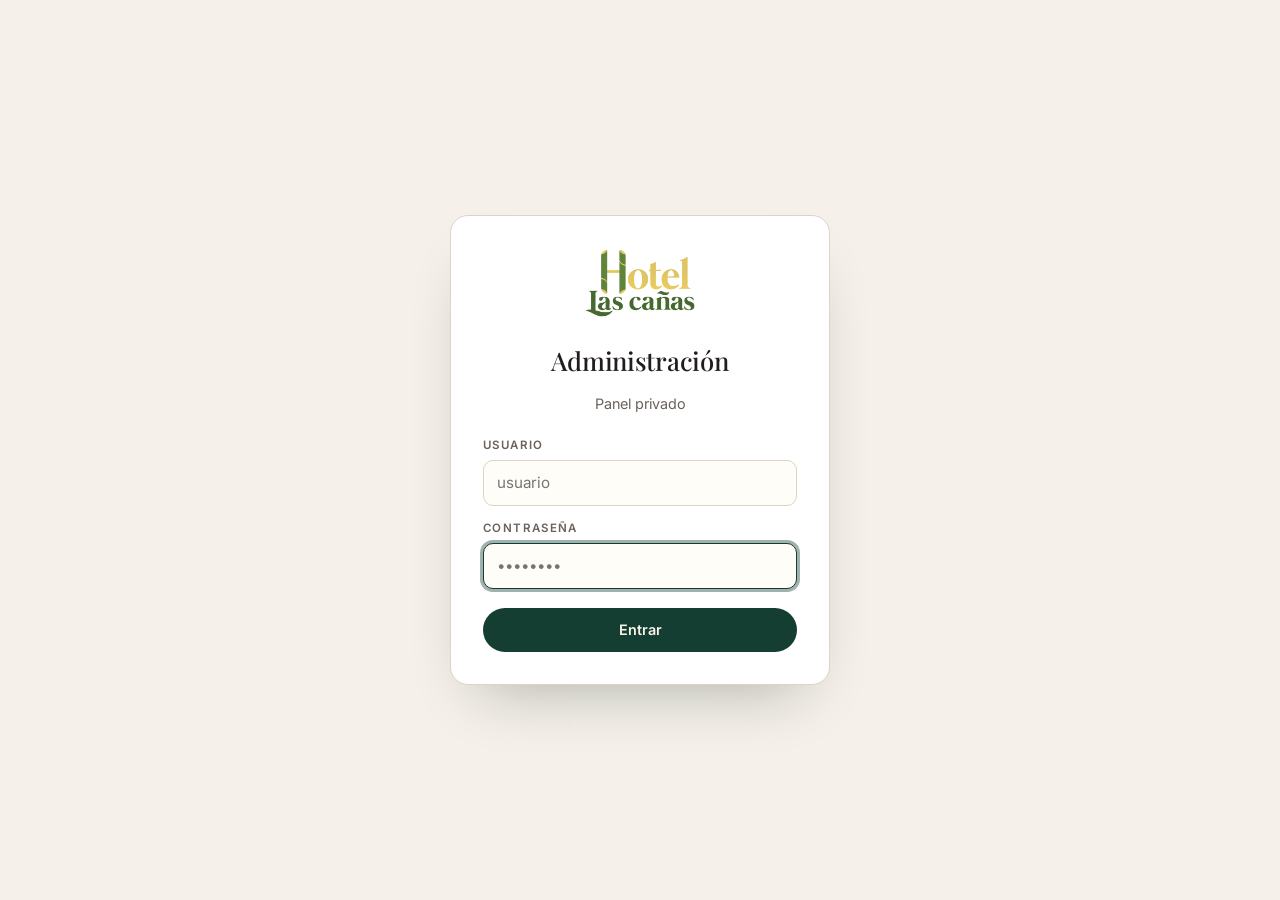
<file: admin.html>
<!doctype html>
<html lang="es-DO">
<head>
  <meta charset="utf-8" />
  <meta name="viewport" content="width=device-width, initial-scale=1" />
  <meta name="robots" content="noindex, nofollow" />
  <title>Administración · Hotel Las Cañas</title>
  <link rel="icon" type="image/png" href="favicon.png?v=2" />
  <link rel="icon" type="image/x-icon" href="favicon.ico?v=2" />
  <link rel="apple-touch-icon" href="apple-touch-icon.png?v=2" />
  <link rel="preconnect" href="https://fonts.googleapis.com" />
  <link rel="preconnect" href="https://fonts.gstatic.com" crossorigin />
  <link rel="stylesheet" href="https://fonts.googleapis.com/css2?family=Inter:wght@400;500;600;700&family=Playfair+Display:wght@500;600&display=swap" />
  <link rel="stylesheet" href="admin.css?v=20261021p" />
</head>
<body>
  <!-- ===== Pantalla de inicio de sesión ===== -->
  <section class="screen" id="loginScreen" hidden>
    <form class="login" id="loginForm" novalidate>
      <img class="login__logo" src="assets/logo-lascanas.png" alt="Hotel Las Cañas" width="150" height="93" />
      <h1>Administración</h1>
      <p class="login__sub">Panel privado</p>
      <div class="field">
        <label for="adminUser">Usuario</label>
        <input type="text" id="adminUser" autocomplete="username" placeholder="usuario" />
      </div>
      <div class="field">
        <label for="adminPass">Contraseña</label>
        <input type="password" id="adminPass" autocomplete="current-password" placeholder="••••••••" />
      </div>
      <button class="btn btn--solid" type="submit" id="btnLogin">Entrar</button>
      <p class="msg" id="loginMsg" role="alert"></p>
    </form>
  </section>

  <!-- ===== Panel ===== -->
  <section class="screen screen--panel" id="panelScreen" hidden>
    <header class="topbar">
      <div class="topbar__brand">
        <img class="topbar__logo" src="assets/logo-lascanas.png" alt="Hotel Las Cañas" width="74" height="46" />
        <span class="topbar__tag">Administración</span>
      </div>
      <div class="topbar__actions">
        <a class="btn btn--ghost btn--sm" href="index.html" target="_blank" rel="noopener">Ver sitio ↗</a>
        <button class="btn btn--ghost btn--sm" type="button" id="btnSalir">Salir</button>
      </div>
    </header>

    <nav class="adminnav" id="adminnav" role="tablist" aria-label="Secciones del panel">
      <button type="button" class="adminnav__tab" role="tab" id="tab-reservas" aria-controls="viewReservas" aria-selected="true" data-view="viewReservas">Reservas</button>
      <button type="button" class="adminnav__tab" role="tab" id="tab-estadisticas" aria-controls="viewEstadisticas" aria-selected="false" tabindex="-1" data-view="viewEstadisticas">Estadísticas</button>
      <button type="button" class="adminnav__tab" role="tab" id="tab-clientes" aria-controls="viewClientes" aria-selected="false" tabindex="-1" data-view="viewClientes">Clientes</button>
      <button type="button" class="adminnav__tab" role="tab" id="tab-promociones" aria-controls="viewPromociones" aria-selected="false" tabindex="-1" data-view="viewPromociones">Promociones</button>
      <button type="button" class="adminnav__tab" role="tab" id="tab-correo" aria-controls="viewCorreo" aria-selected="false" tabindex="-1" data-view="viewCorreo">Correo</button>
      <button type="button" class="adminnav__tab" role="tab" id="tab-whatsapp" aria-controls="viewWhatsapp" aria-selected="false" tabindex="-1" data-view="viewWhatsapp">WhatsApp</button>
      <button type="button" class="adminnav__tab" role="tab" id="tab-resenas" aria-controls="viewResenas" aria-selected="false" tabindex="-1" data-view="viewResenas">Reseñas</button>
      <button type="button" class="adminnav__tab" role="tab" id="tab-ajustes" aria-controls="viewAjustes" aria-selected="false" tabindex="-1" data-view="viewAjustes">Ajustes</button>
    </nav>

    <main class="panel">
      <!-- ===== Vista: Reservas ===== -->
      <div class="view" id="viewReservas" role="tabpanel" aria-labelledby="tab-reservas">
        <section class="card" aria-labelledby="tReservas">
          <div class="card__head">
            <h2 id="tReservas">Reservas</h2>
            <button class="btn btn--ghost btn--sm" type="button" id="recargarReservas">Recargar</button>
          </div>
          <div class="tablewrap" id="reservasWrap"><p class="msg" id="reservasMsg">Cargando…</p></div>
        </section>
      </div>

      <!-- ===== Vista: Estadísticas ===== -->
      <div class="view" id="viewEstadisticas" role="tabpanel" aria-labelledby="tab-estadisticas" hidden>
        <section class="card" aria-labelledby="tEstadisticas">
          <div class="card__head">
            <h2 id="tEstadisticas">Estadísticas</h2>
            <button class="btn btn--ghost btn--sm" type="button" id="recargarEstadisticas">Recargar</button>
          </div>
          <div id="estadisticasWrap"><p class="msg" id="estadisticasMsg">Cargando…</p></div>
        </section>
      </div>

      <!-- ===== Vista: Clientes ===== -->
      <div class="view" id="viewClientes" role="tabpanel" aria-labelledby="tab-clientes" hidden>
        <section class="card" aria-labelledby="tClientes">
          <div class="card__head">
            <h2 id="tClientes">Clientes</h2>
            <div class="card__actions">
              <button class="btn btn--danger btn--sm" type="button" id="eliminarClientes">Eliminar seleccionados</button>
              <button class="btn btn--ghost btn--sm" type="button" id="recargarClientes">Recargar</button>
            </div>
          </div>
          <p class="hint">Marca clientes para enviarles una promoción (sección Promociones) o para eliminarlos con “Eliminar seleccionados”.</p>
          <p class="msg" id="clientesAccionMsg" role="status" aria-live="polite"></p>
          <div class="tablewrap" id="clientesWrap"><p class="msg" id="clientesMsg">Cargando…</p></div>
        </section>
      </div>

      <!-- ===== Vista: Promociones ===== -->
      <div class="view" id="viewPromociones" role="tabpanel" aria-labelledby="tab-promociones" hidden>
        <section class="card" aria-labelledby="tPromociones">
          <h2 id="tPromociones">Promociones</h2>
          <p class="hint">Solo se envía a clientes que aceptaron recibir promociones (por privacidad).</p>
          <form class="promoform" id="promoForm" novalidate>
            <div class="field">
              <label for="promoAsunto">Asunto</label>
              <input type="text" id="promoAsunto" maxlength="160" placeholder="Ej. Oferta de temporada baja" />
            </div>
            <div class="field">
              <label for="promoMensaje">Mensaje</label>
              <textarea id="promoMensaje" rows="6" maxlength="5000" placeholder="Escribe el contenido de la promoción…"></textarea>
            </div>
            <div class="field">
              <label for="promoFotos">Fotos (opcional)</label>
              <input type="file" id="promoFotos" accept="image/png,image/jpeg,image/webp,image/gif" multiple />
              <p class="hint">Hasta 6 imágenes (máx. 5 MB c/u). Se mostrarán dentro del correo.</p>
              <div class="promo__fotos" id="promoFotosPrev"></div>
            </div>
            <fieldset class="group">
              <legend>Destinatarios</legend>
              <label class="check"><input type="radio" name="promoDest" value="todos" checked /> Todos los que aceptaron promociones</label>
              <label class="check"><input type="radio" name="promoDest" value="elegidos" /> Solo los clientes seleccionados en la sección Clientes</label>
              <p class="hint" id="promoSelCount" aria-live="polite"></p>
            </fieldset>
            <div class="actions">
              <button class="btn btn--solid" type="submit" id="enviarPromo">Enviar promoción</button>
              <p class="msg" id="promoMsg" role="status"></p>
            </div>
          </form>
        </section>
      </div>

      <!-- ===== Vista: Correo (SMTP envío + IMAP/POP3 recepción) ===== -->
      <div class="view" id="viewCorreo" role="tabpanel" aria-labelledby="tab-correo" hidden>
        <section class="card" aria-labelledby="tCorreo">
          <div class="card__head">
            <h2 id="tCorreo">Correo</h2>
            <button class="btn btn--ghost btn--sm" type="button" id="recargarCorreo">Recargar</button>
          </div>
          <p class="hint">Configura el envío (SMTP) y la recepción (IMAP/POP3). Las contraseñas nunca se muestran; déjalas en blanco para conservar la actual.</p>
          <form class="correoform" id="correoForm" novalidate>
            <fieldset class="group">
              <legend>Envío (SMTP)</legend>
              <div class="grid2">
                <div class="field"><label for="smtpHost">Servidor (host)</label><input type="text" id="smtpHost" placeholder="smtp.dominio.com" autocomplete="off" /></div>
                <div class="field"><label for="smtpPort">Puerto</label><input type="number" id="smtpPort" min="1" max="65535" placeholder="587" /></div>
              </div>
              <div class="grid2">
                <div class="field"><label for="smtpUser">Usuario</label><input type="text" id="smtpUser" placeholder="correo@dominio.com" autocomplete="off" /></div>
                <div class="field"><label for="smtpFrom">Remitente (from)</label><input type="text" id="smtpFrom" placeholder="Hotel Las Cañas &lt;correo@dominio.com&gt;" autocomplete="off" /></div>
              </div>
              <div class="field"><label for="smtpPass">Contraseña</label><input type="password" id="smtpPass" placeholder="••••••••" autocomplete="new-password" /></div>
            </fieldset>
            <fieldset class="group">
              <legend>Recepción (IMAP / POP3)</legend>
              <div class="grid2">
                <div class="field">
                  <label for="recProtocolo">Protocolo</label>
                  <select id="recProtocolo"><option value="imap">IMAP</option><option value="pop3">POP3</option></select>
                </div>
                <div class="field"><label for="recPort">Puerto</label><input type="number" id="recPort" min="1" max="65535" placeholder="993" /></div>
              </div>
              <div class="grid2">
                <div class="field"><label for="recHost">Servidor (host)</label><input type="text" id="recHost" placeholder="imap.dominio.com" autocomplete="off" /></div>
                <div class="field"><label for="recUser">Usuario</label><input type="text" id="recUser" placeholder="correo@dominio.com" autocomplete="off" /></div>
              </div>
              <div class="field"><label for="recPass">Contraseña</label><input type="password" id="recPass" placeholder="••••••••" autocomplete="new-password" /></div>
            </fieldset>
            <div class="actions">
              <button class="btn btn--solid" type="submit" id="guardarCorreo">Guardar</button>
              <button class="btn btn--ghost" type="button" id="probarCorreo">Probar conexión</button>
              <p class="msg" id="correoMsg" role="status"></p>
            </div>
            <div id="correoPruebaWrap" class="prueba" hidden></div>
          </form>
        </section>

        <section class="card" aria-labelledby="tEnviar">
          <div class="card__head"><h2 id="tEnviar">Enviar correo</h2></div>
          <p class="hint">Redacta y envía un correo usando el SMTP configurado arriba.</p>
          <form class="correoform" id="enviarForm" novalidate>
            <div class="field"><label for="envTo">Para</label><input type="email" id="envTo" placeholder="destinatario@correo.com" autocomplete="off" required /></div>
            <div class="field"><label for="envAsunto">Asunto</label><input type="text" id="envAsunto" maxlength="160" placeholder="Asunto del correo" autocomplete="off" /></div>
            <div class="field"><label for="envMensaje">Mensaje</label><textarea id="envMensaje" rows="6" maxlength="5000" placeholder="Escribe tu mensaje…"></textarea></div>
            <div class="actions">
              <button class="btn btn--solid" type="submit" id="btnEnviarCorreo">Enviar</button>
              <p class="msg" id="enviarMsg" role="status"></p>
            </div>
          </form>
        </section>

        <section class="card" aria-labelledby="tBandeja">
          <div class="card__head">
            <h2 id="tBandeja">Bandeja de entrada</h2>
            <button class="btn btn--ghost btn--sm" type="button" id="actualizarBandeja">Actualizar</button>
          </div>
          <div id="bandejaWrap"><p class="hint">Pulsa «Actualizar» para ver los últimos correos recibidos.</p></div>
          <div id="mensajeWrap" class="prueba" hidden></div>
        </section>
      </div>

      <!-- ===== Vista: WhatsApp (promociones — PREPARADO) ===== -->
      <div class="view" id="viewWhatsapp" role="tabpanel" aria-labelledby="tab-whatsapp" hidden>
        <section class="card" aria-labelledby="tWhatsapp">
          <div class="card__head">
            <h2 id="tWhatsapp">WhatsApp</h2>
            <span class="badge badge--info" id="waEstado">Preparado</span>
          </div>
          <p class="hint">Solo se incluye a clientes que aceptaron promociones y tienen teléfono. El envío real se activará al conectar un proveedor de WhatsApp.</p>
          <p class="wa-count" id="waCount" aria-live="polite">Cargando destinatarios…</p>
          <form class="promoform" id="waForm" novalidate>
            <div class="field">
              <label for="waMensaje">Mensaje</label>
              <textarea id="waMensaje" rows="6" maxlength="2000" placeholder="Escribe el mensaje de la promoción…"></textarea>
            </div>
            <div class="actions">
              <button class="btn btn--solid" type="submit" id="prepararWa">Preparar promoción</button>
              <p class="msg" id="waMsg" role="status"></p>
            </div>
          </form>
          <div id="waAvisoWrap" class="prueba" hidden></div>
        </section>
      </div>

      <!-- ===== Vista: Reseñas (estadísticas + moderación) ===== -->
      <div class="view" id="viewResenas" role="tabpanel" aria-labelledby="tab-resenas" hidden>
        <section class="card" aria-labelledby="tResenasStats">
          <div class="card__head">
            <h2 id="tResenasStats">Reseñas</h2>
            <button class="btn btn--ghost btn--sm" type="button" id="recargarResenas">Recargar</button>
          </div>
          <div id="resenasStatsWrap"><p class="msg" id="resenasStatsMsg">Cargando…</p></div>
        </section>

        <section class="card" aria-labelledby="tResenasLista">
          <h2 id="tResenasLista">Moderación</h2>
          <p class="hint">Las reseñas no aprobadas no se muestran como testimonio público.</p>
          <div class="resfiltros" role="group" aria-label="Filtrar reseñas" id="resenasFiltros">
            <button type="button" class="btn btn--ghost btn--sm resfiltro is-active" data-filtro="">Todas</button>
            <button type="button" class="btn btn--ghost btn--sm resfiltro" data-filtro="positivas">Positivas (4-5★)</button>
            <button type="button" class="btn btn--ghost btn--sm resfiltro" data-filtro="negativas">Negativas (1-2★)</button>
            <button type="button" class="btn btn--ghost btn--sm resfiltro" data-filtro="neutras">Neutras (3★)</button>
          </div>
          <div id="resenasListaWrap"><p class="msg" id="resenasListaMsg">Cargando…</p></div>
        </section>
      </div>

      <!-- ===== Vista: Ajustes (configuración del sitio) ===== -->
      <div class="view" id="viewAjustes" role="tabpanel" aria-labelledby="tab-ajustes" hidden>
      <!-- a) Pagos -->
      <section class="card" aria-labelledby="tPagos">
        <h2 id="tPagos">Pagos</h2>
        <div class="row row--switch">
          <label class="switch">
            <input type="checkbox" id="pagoActivo" />
            <span class="switch__track" aria-hidden="true"></span>
            <span class="switch__label">Pago en línea activo</span>
          </label>
          <p class="hint">Si se apaga, el sitio no muestra precios ni cobra (reserva sin pago).</p>
        </div>

        <fieldset class="group">
          <legend>Métodos aceptados</legend>
          <label class="check"><input type="checkbox" value="visa" class="metodo" /> Visa</label>
          <label class="check"><input type="checkbox" value="mastercard" class="metodo" /> Mastercard</label>
          <label class="check"><input type="checkbox" value="amex" class="metodo" /> Amex</label>
        </fieldset>

        <div class="grid2">
          <div class="field">
            <label for="modoPago">Modo de pago</label>
            <select id="modoPago">
              <option value="simulado">Simulado (prueba)</option>
              <option value="pasarela">Pasarela real</option>
            </select>
          </div>
        </div>

        <div class="group group--pasarela" id="pasarelaBox" hidden>
          <p class="hint">Conexión con la pasarela: <strong>pendiente de conectar</strong> (marcadores).</p>
          <div class="grid2">
            <div class="field">
              <label for="pasProveedor">Proveedor</label>
              <select id="pasProveedor">
                <option value="">—</option>
                <option value="Azul">Azul</option>
                <option value="CardNet">CardNet</option>
                <option value="Stripe">Stripe</option>
              </select>
            </div>
            <div class="field">
              <label for="pasModo">Entorno</label>
              <select id="pasModo">
                <option value="sandbox">Sandbox</option>
                <option value="produccion">Producción</option>
              </select>
            </div>
          </div>
        </div>

        <div class="actions">
          <button class="btn btn--solid" type="button" id="guardarPagos">Guardar pagos</button>
          <p class="msg" id="pagosMsg" role="status"></p>
        </div>
      </section>

      <!-- b) Fotos de habitaciones -->
      <section class="card" aria-labelledby="tFotos">
        <h2 id="tFotos">Fotos de habitaciones</h2>
        <p class="hint">Cambia la foto de cada habitación (PNG, JPG o WEBP, máx. 6 MB).</p>
        <div class="rooms" id="rooms"><p class="msg" id="roomsMsg">Cargando…</p></div>
      </section>

      <!-- b2) Galería del sitio -->
      <section class="card" aria-labelledby="tGaleria">
        <div class="card__head">
          <h2 id="tGaleria">Galería del sitio</h2>
          <div class="room__file"><span class="btn btn--ghost btn--sm">Agregar fotos<input type="file" id="galeriaAdd" accept="image/png,image/jpeg,image/webp" multiple aria-label="Agregar fotos a la galería" /></span></div>
        </div>
        <p class="hint">Fotos que se muestran en la galería “Un vistazo al hotel” del sitio (PNG, JPG o WEBP, máx. 6 MB c/u). Se agregan al final de la galería.</p>
        <p class="msg" id="galeriaMsg" role="status" aria-live="polite"></p>
        <div id="galeriaAdminWrap"><p class="msg">Cargando…</p></div>
      </section>

      <!-- c) Tarifas -->
      <section class="card" aria-labelledby="tTarifas">
        <h2 id="tTarifas">Tarifas (RD$ por noche)</h2>
        <div class="tarifas" id="tarifas"></div>
        <div class="actions">
          <button class="btn btn--solid" type="button" id="guardarTarifas">Guardar tarifas</button>
          <p class="msg" id="tarifasMsg" role="status"></p>
        </div>
      </section>

      <!-- d) Contacto -->
      <section class="card" aria-labelledby="tContacto">
        <h2 id="tContacto">Contacto</h2>
        <div class="grid2">
          <div class="field"><label for="cTelefono">Teléfono</label><input type="text" id="cTelefono" placeholder="809-556-5699" /></div>
          <div class="field"><label for="cWhatsapp">WhatsApp (solo dígitos)</label><input type="text" id="cWhatsapp" placeholder="18095565699" /></div>
        </div>
        <div class="field"><label for="cDireccion">Dirección</label><input type="text" id="cDireccion" placeholder="Calle…" /></div>
        <div class="grid2">
          <div class="field"><label for="cEmail">Correo</label><input type="email" id="cEmail" placeholder="correo@dominio.com" /></div>
          <div class="field"><label for="cInstagram">Instagram (URL)</label><input type="text" id="cInstagram" placeholder="https://instagram.com/…" /></div>
        </div>
        <div class="field"><label for="cFacebook">Facebook (URL)</label><input type="text" id="cFacebook" placeholder="https://facebook.com/…" /></div>
        <div class="actions">
          <button class="btn btn--solid" type="button" id="guardarContacto">Guardar contacto</button>
          <p class="msg" id="contactoMsg" role="status"></p>
        </div>
      </section>

      <!-- e) Tema por defecto -->
      <section class="card" aria-labelledby="tTema">
        <h2 id="tTema">Tema por defecto del sitio</h2>
        <p class="hint">Se aplica a quien no haya elegido un tema todavía.</p>
        <div class="grid2">
          <div class="field">
            <label for="temaDefecto">Tema</label>
            <select id="temaDefecto">
              <option value="esmeralda">Esmeralda</option>
              <option value="costa-azul">Costa Azul</option>
              <option value="carbon-oro">Carbón &amp; Oro</option>
              <option value="editorial-blanco">Editorial Blanco</option>
            </select>
          </div>
        </div>
        <div class="actions">
          <button class="btn btn--solid" type="button" id="guardarTema">Guardar tema</button>
          <p class="msg" id="temaMsg" role="status"></p>
        </div>
      </section>
      </div><!-- /viewAjustes -->
    </main>
  </section>

  <script src="admin.js?v=20261021p"></script>
</body>
</html>
</file>
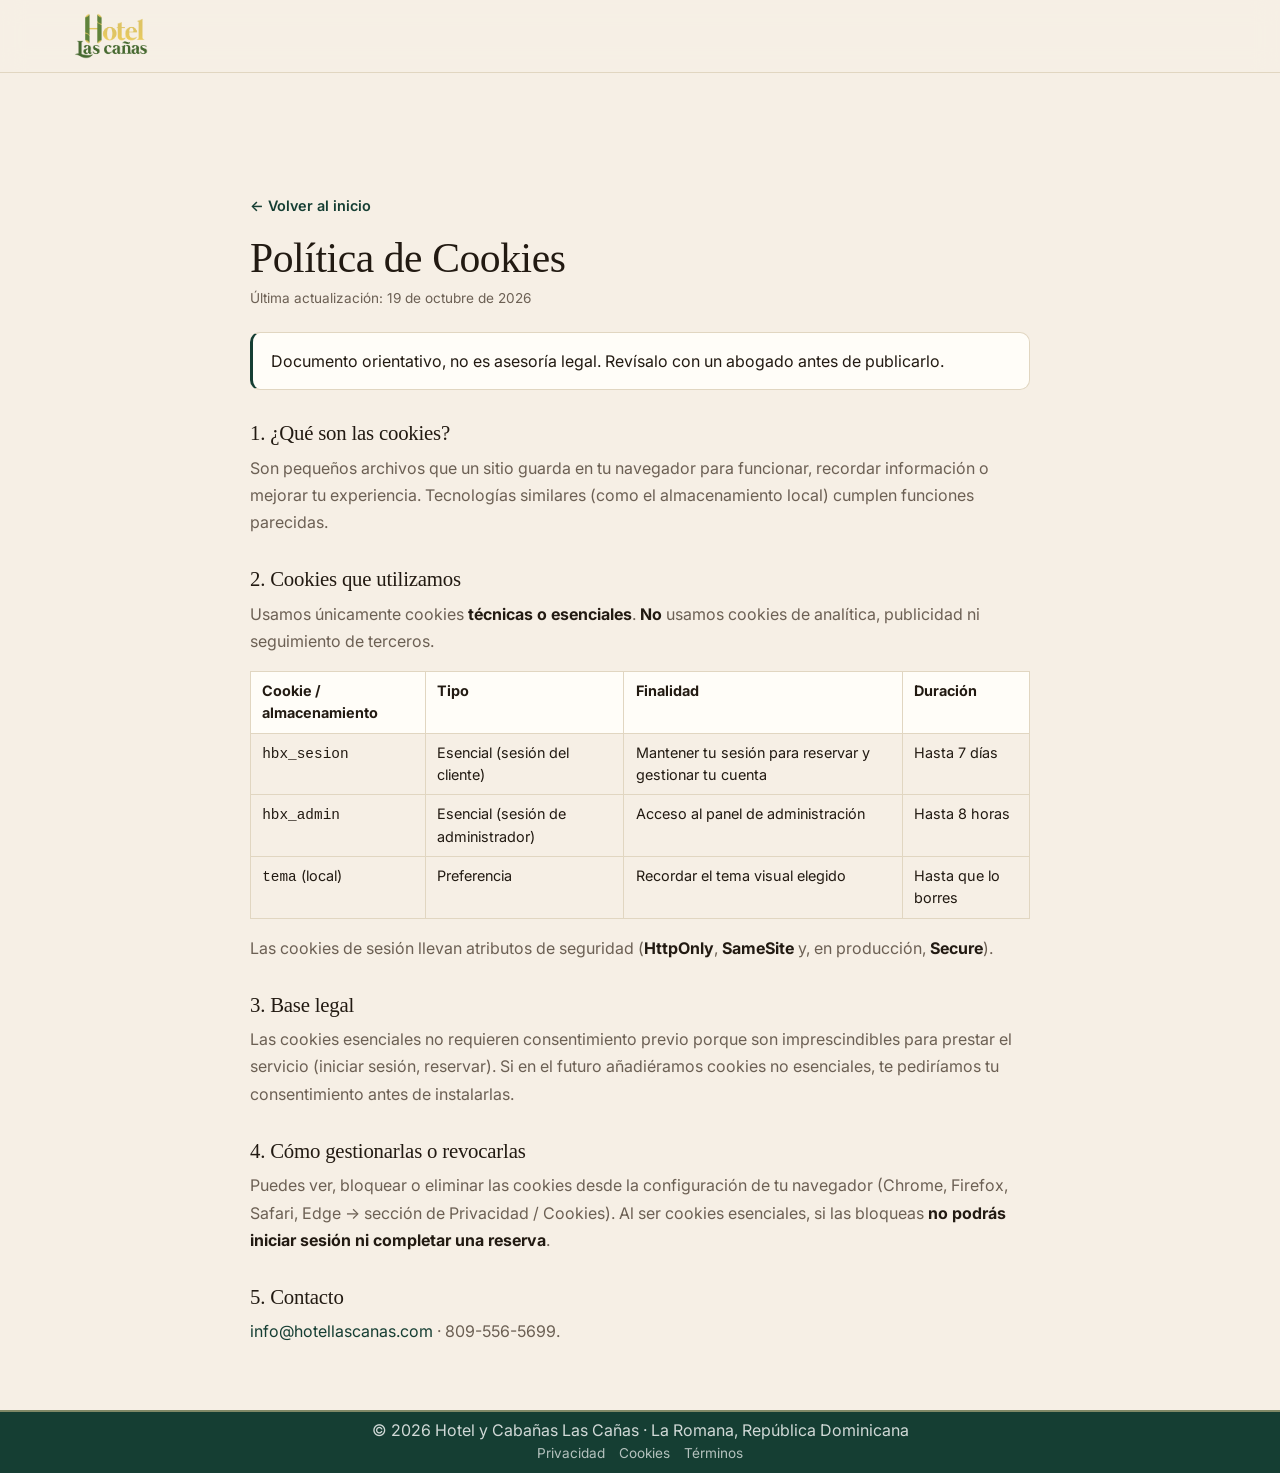
<file: cookies.html>
<!doctype html>
<html lang="es-DO">
<head>
  <meta charset="utf-8" />
  <meta name="viewport" content="width=device-width, initial-scale=1" />
  <title>Política de Cookies · Hotel Las Cañas</title>
  <meta name="description" content="Política de Cookies de Hotel Las Cañas." />
  <meta name="theme-color" content="#153e33" />
  <link rel="icon" type="image/png" href="favicon.png?v=2" />
  <link rel="icon" type="image/x-icon" href="favicon.ico?v=2" />
  <link rel="apple-touch-icon" href="apple-touch-icon.png?v=2" />
  <script src="theme-init.js"></script>
  <link rel="preconnect" href="https://fonts.googleapis.com" />
  <link rel="preconnect" href="https://fonts.gstatic.com" crossorigin />
  <link rel="stylesheet" href="https://fonts.googleapis.com/css2?family=Cormorant+Garamond:wght@500;600;700&family=Inter:wght@400;500;600;700&family=Manrope:wght@400;500;600;700&family=Playfair+Display:wght@500;600;700&display=swap" />
  <link rel="stylesheet" href="styles.css" />
</head>
<body>
  <header class="nav">
    <div class="nav__inner">
      <a class="brand" href="index.html" aria-label="Hotel Las Cañas, inicio">
        <img class="brand__logo brand__logo--claro" src="assets/logo-lascanas.png" alt="Hotel Las Cañas" width="74" height="46" />
        <img class="brand__logo brand__logo--oscuro" src="assets/logo-lascanas-oro.png" alt="" aria-hidden="true" width="74" height="46" />
      </a>
    </div>
  </header>

  <main class="legal">
    <a class="legal__back" href="index.html">← Volver al inicio</a>
    <h1>Política de Cookies</h1>
    <p class="legal__updated">Última actualización: 19 de octubre de 2026</p>
    <p class="aviso">Documento orientativo, no es asesoría legal. Revísalo con un abogado antes de publicarlo.</p>

    <h2>1. ¿Qué son las cookies?</h2>
    <p>Son pequeños archivos que un sitio guarda en tu navegador para funcionar, recordar información o mejorar tu experiencia. Tecnologías similares (como el almacenamiento local) cumplen funciones parecidas.</p>

    <h2>2. Cookies que utilizamos</h2>
    <p>Usamos únicamente cookies <strong>técnicas o esenciales</strong>. <strong>No</strong> usamos cookies de analítica, publicidad ni seguimiento de terceros.</p>
    <table>
      <thead><tr><th>Cookie / almacenamiento</th><th>Tipo</th><th>Finalidad</th><th>Duración</th></tr></thead>
      <tbody>
        <tr><td><code>hbx_sesion</code></td><td>Esencial (sesión del cliente)</td><td>Mantener tu sesión para reservar y gestionar tu cuenta</td><td>Hasta 7 días</td></tr>
        <tr><td><code>hbx_admin</code></td><td>Esencial (sesión de administrador)</td><td>Acceso al panel de administración</td><td>Hasta 8 horas</td></tr>
        <tr><td><code>tema</code> (local)</td><td>Preferencia</td><td>Recordar el tema visual elegido</td><td>Hasta que lo borres</td></tr>
      </tbody>
    </table>
    <p>Las cookies de sesión llevan atributos de seguridad (<strong>HttpOnly</strong>, <strong>SameSite</strong> y, en producción, <strong>Secure</strong>).</p>

    <h2>3. Base legal</h2>
    <p>Las cookies esenciales no requieren consentimiento previo porque son imprescindibles para prestar el servicio (iniciar sesión, reservar). Si en el futuro añadiéramos cookies no esenciales, te pediríamos tu consentimiento antes de instalarlas.</p>

    <h2>4. Cómo gestionarlas o revocarlas</h2>
    <p>Puedes ver, bloquear o eliminar las cookies desde la configuración de tu navegador (Chrome, Firefox, Safari, Edge → sección de Privacidad / Cookies). Al ser cookies esenciales, si las bloqueas <strong>no podrás iniciar sesión ni completar una reserva</strong>.</p>

    <h2>5. Contacto</h2>
    <p><a href="mailto:info@hotellascanas.com">info@hotellascanas.com</a> · 809-556-5699.</p>
  </main>

  <footer class="foot">
    <div class="foot__bar">
      <p>© 2026 Hotel y Cabañas Las Cañas · La Romana, República Dominicana</p>
      <nav class="foot__legal" aria-label="Documentos legales">
        <a href="privacidad.html">Privacidad</a>
        <a href="cookies.html">Cookies</a>
        <a href="terminos.html">Términos</a>
      </nav>
    </div>
  </footer>
</body>
</html>
</file>
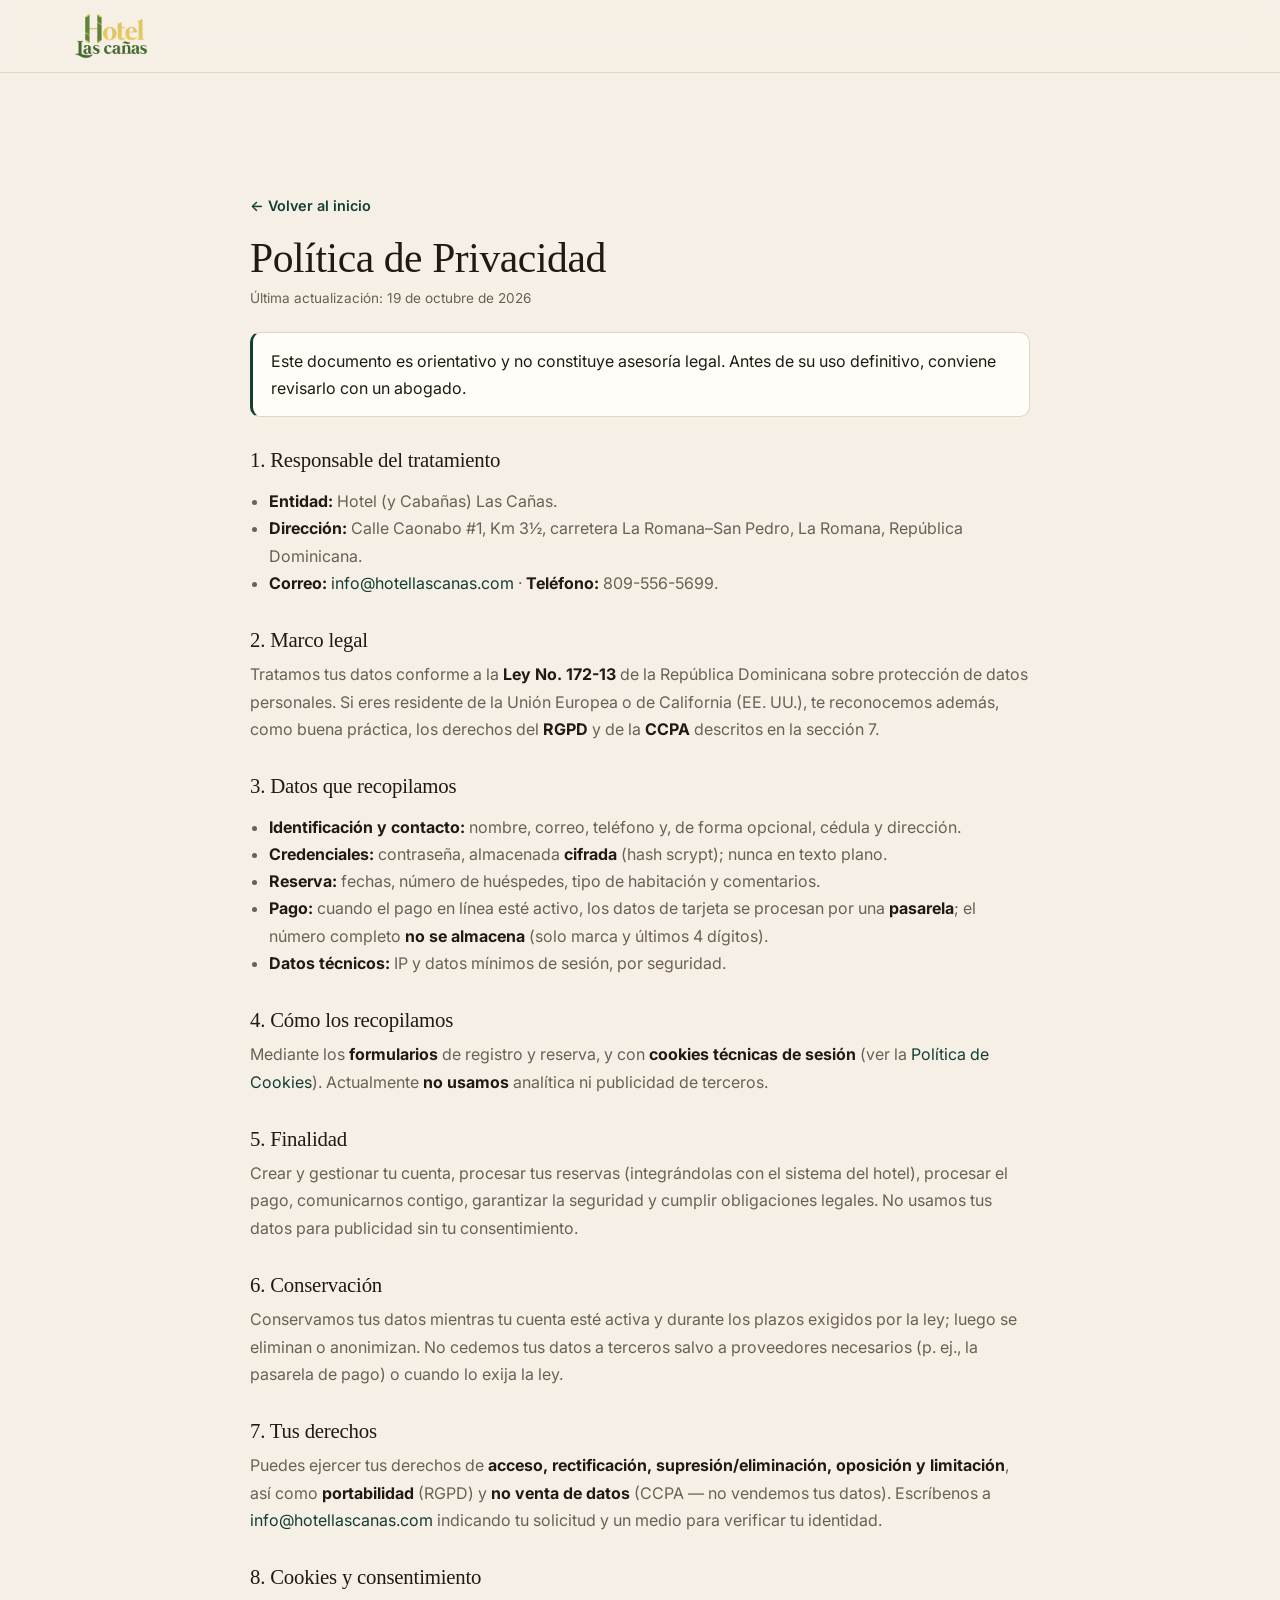
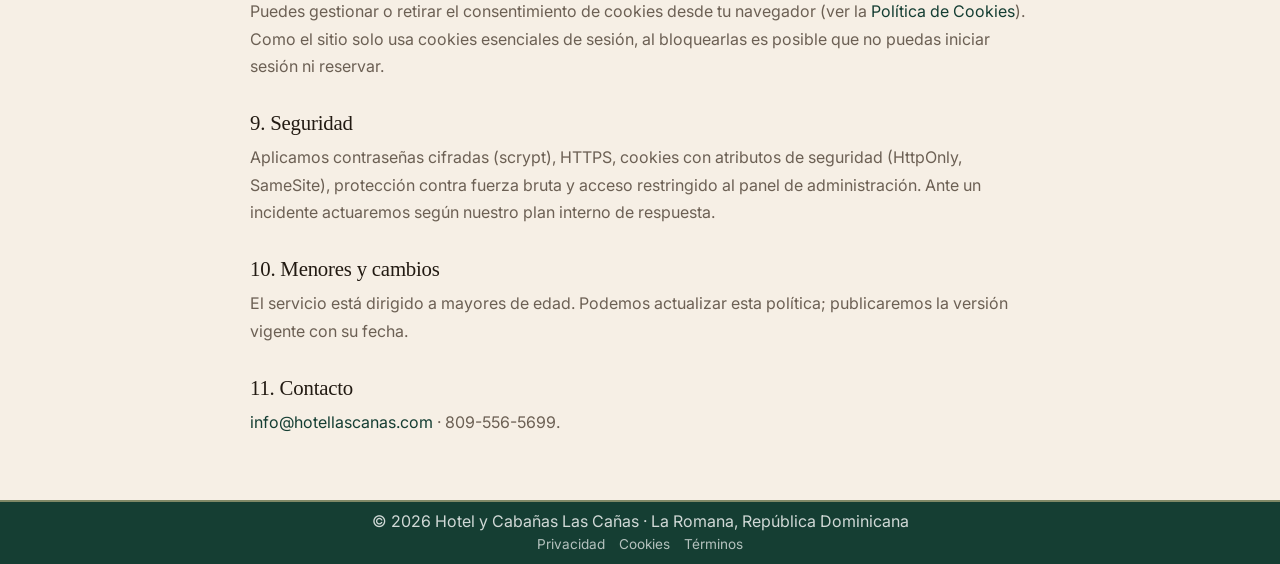
<file: privacidad.html>
<!doctype html>
<html lang="es-DO">
<head>
  <meta charset="utf-8" />
  <meta name="viewport" content="width=device-width, initial-scale=1" />
  <title>Política de Privacidad · Hotel Las Cañas</title>
  <meta name="description" content="Política de Privacidad de Hotel Las Cañas (La Romana, República Dominicana)." />
  <meta name="theme-color" content="#153e33" />
  <link rel="icon" type="image/png" href="favicon.png?v=2" />
  <link rel="icon" type="image/x-icon" href="favicon.ico?v=2" />
  <link rel="apple-touch-icon" href="apple-touch-icon.png?v=2" />
  <script src="theme-init.js"></script>
  <link rel="preconnect" href="https://fonts.googleapis.com" />
  <link rel="preconnect" href="https://fonts.gstatic.com" crossorigin />
  <link rel="stylesheet" href="https://fonts.googleapis.com/css2?family=Cormorant+Garamond:wght@500;600;700&family=Inter:wght@400;500;600;700&family=Manrope:wght@400;500;600;700&family=Playfair+Display:wght@500;600;700&display=swap" />
  <link rel="stylesheet" href="styles.css" />
</head>
<body>
  <header class="nav">
    <div class="nav__inner">
      <a class="brand" href="index.html" aria-label="Hotel Las Cañas, inicio">
        <img class="brand__logo brand__logo--claro" src="assets/logo-lascanas.png" alt="Hotel Las Cañas" width="74" height="46" />
        <img class="brand__logo brand__logo--oscuro" src="assets/logo-lascanas-oro.png" alt="" aria-hidden="true" width="74" height="46" />
      </a>
    </div>
  </header>

  <main class="legal">
    <a class="legal__back" href="index.html">← Volver al inicio</a>
    <h1>Política de Privacidad</h1>
    <p class="legal__updated">Última actualización: 19 de octubre de 2026</p>
    <p class="aviso">Este documento es orientativo y no constituye asesoría legal. Antes de su uso definitivo, conviene revisarlo con un abogado.</p>

    <h2>1. Responsable del tratamiento</h2>
    <ul>
      <li><strong>Entidad:</strong> Hotel (y Cabañas) Las Cañas.</li>
      <li><strong>Dirección:</strong> Calle Caonabo #1, Km 3½, carretera La Romana–San Pedro, La Romana, República Dominicana.</li>
      <li><strong>Correo:</strong> <a href="mailto:info@hotellascanas.com">info@hotellascanas.com</a> · <strong>Teléfono:</strong> 809-556-5699.</li>
    </ul>

    <h2>2. Marco legal</h2>
    <p>Tratamos tus datos conforme a la <strong>Ley No. 172-13</strong> de la República Dominicana sobre protección de datos personales. Si eres residente de la Unión Europea o de California (EE. UU.), te reconocemos además, como buena práctica, los derechos del <strong>RGPD</strong> y de la <strong>CCPA</strong> descritos en la sección 7.</p>

    <h2>3. Datos que recopilamos</h2>
    <ul>
      <li><strong>Identificación y contacto:</strong> nombre, correo, teléfono y, de forma opcional, cédula y dirección.</li>
      <li><strong>Credenciales:</strong> contraseña, almacenada <strong>cifrada</strong> (hash scrypt); nunca en texto plano.</li>
      <li><strong>Reserva:</strong> fechas, número de huéspedes, tipo de habitación y comentarios.</li>
      <li><strong>Pago:</strong> cuando el pago en línea esté activo, los datos de tarjeta se procesan por una <strong>pasarela</strong>; el número completo <strong>no se almacena</strong> (solo marca y últimos 4 dígitos).</li>
      <li><strong>Datos técnicos:</strong> IP y datos mínimos de sesión, por seguridad.</li>
    </ul>

    <h2>4. Cómo los recopilamos</h2>
    <p>Mediante los <strong>formularios</strong> de registro y reserva, y con <strong>cookies técnicas de sesión</strong> (ver la <a href="cookies.html">Política de Cookies</a>). Actualmente <strong>no usamos</strong> analítica ni publicidad de terceros.</p>

    <h2>5. Finalidad</h2>
    <p>Crear y gestionar tu cuenta, procesar tus reservas (integrándolas con el sistema del hotel), procesar el pago, comunicarnos contigo, garantizar la seguridad y cumplir obligaciones legales. No usamos tus datos para publicidad sin tu consentimiento.</p>

    <h2>6. Conservación</h2>
    <p>Conservamos tus datos mientras tu cuenta esté activa y durante los plazos exigidos por la ley; luego se eliminan o anonimizan. No cedemos tus datos a terceros salvo a proveedores necesarios (p. ej., la pasarela de pago) o cuando lo exija la ley.</p>

    <h2>7. Tus derechos</h2>
    <p>Puedes ejercer tus derechos de <strong>acceso, rectificación, supresión/eliminación, oposición y limitación</strong>, así como <strong>portabilidad</strong> (RGPD) y <strong>no venta de datos</strong> (CCPA — no vendemos tus datos). Escríbenos a <a href="mailto:info@hotellascanas.com">info@hotellascanas.com</a> indicando tu solicitud y un medio para verificar tu identidad.</p>

    <h2>8. Cookies y consentimiento</h2>
    <p>Puedes gestionar o retirar el consentimiento de cookies desde tu navegador (ver la <a href="cookies.html">Política de Cookies</a>). Como el sitio solo usa cookies esenciales de sesión, al bloquearlas es posible que no puedas iniciar sesión ni reservar.</p>

    <h2>9. Seguridad</h2>
    <p>Aplicamos contraseñas cifradas (scrypt), HTTPS, cookies con atributos de seguridad (HttpOnly, SameSite), protección contra fuerza bruta y acceso restringido al panel de administración. Ante un incidente actuaremos según nuestro plan interno de respuesta.</p>

    <h2>10. Menores y cambios</h2>
    <p>El servicio está dirigido a mayores de edad. Podemos actualizar esta política; publicaremos la versión vigente con su fecha.</p>

    <h2>11. Contacto</h2>
    <p><a href="mailto:info@hotellascanas.com">info@hotellascanas.com</a> · 809-556-5699.</p>
  </main>

  <footer class="foot">
    <div class="foot__bar">
      <p>© 2026 Hotel y Cabañas Las Cañas · La Romana, República Dominicana</p>
      <nav class="foot__legal" aria-label="Documentos legales">
        <a href="privacidad.html">Privacidad</a>
        <a href="cookies.html">Cookies</a>
        <a href="terminos.html">Términos</a>
      </nav>
    </div>
  </footer>
</body>
</html>
</file>
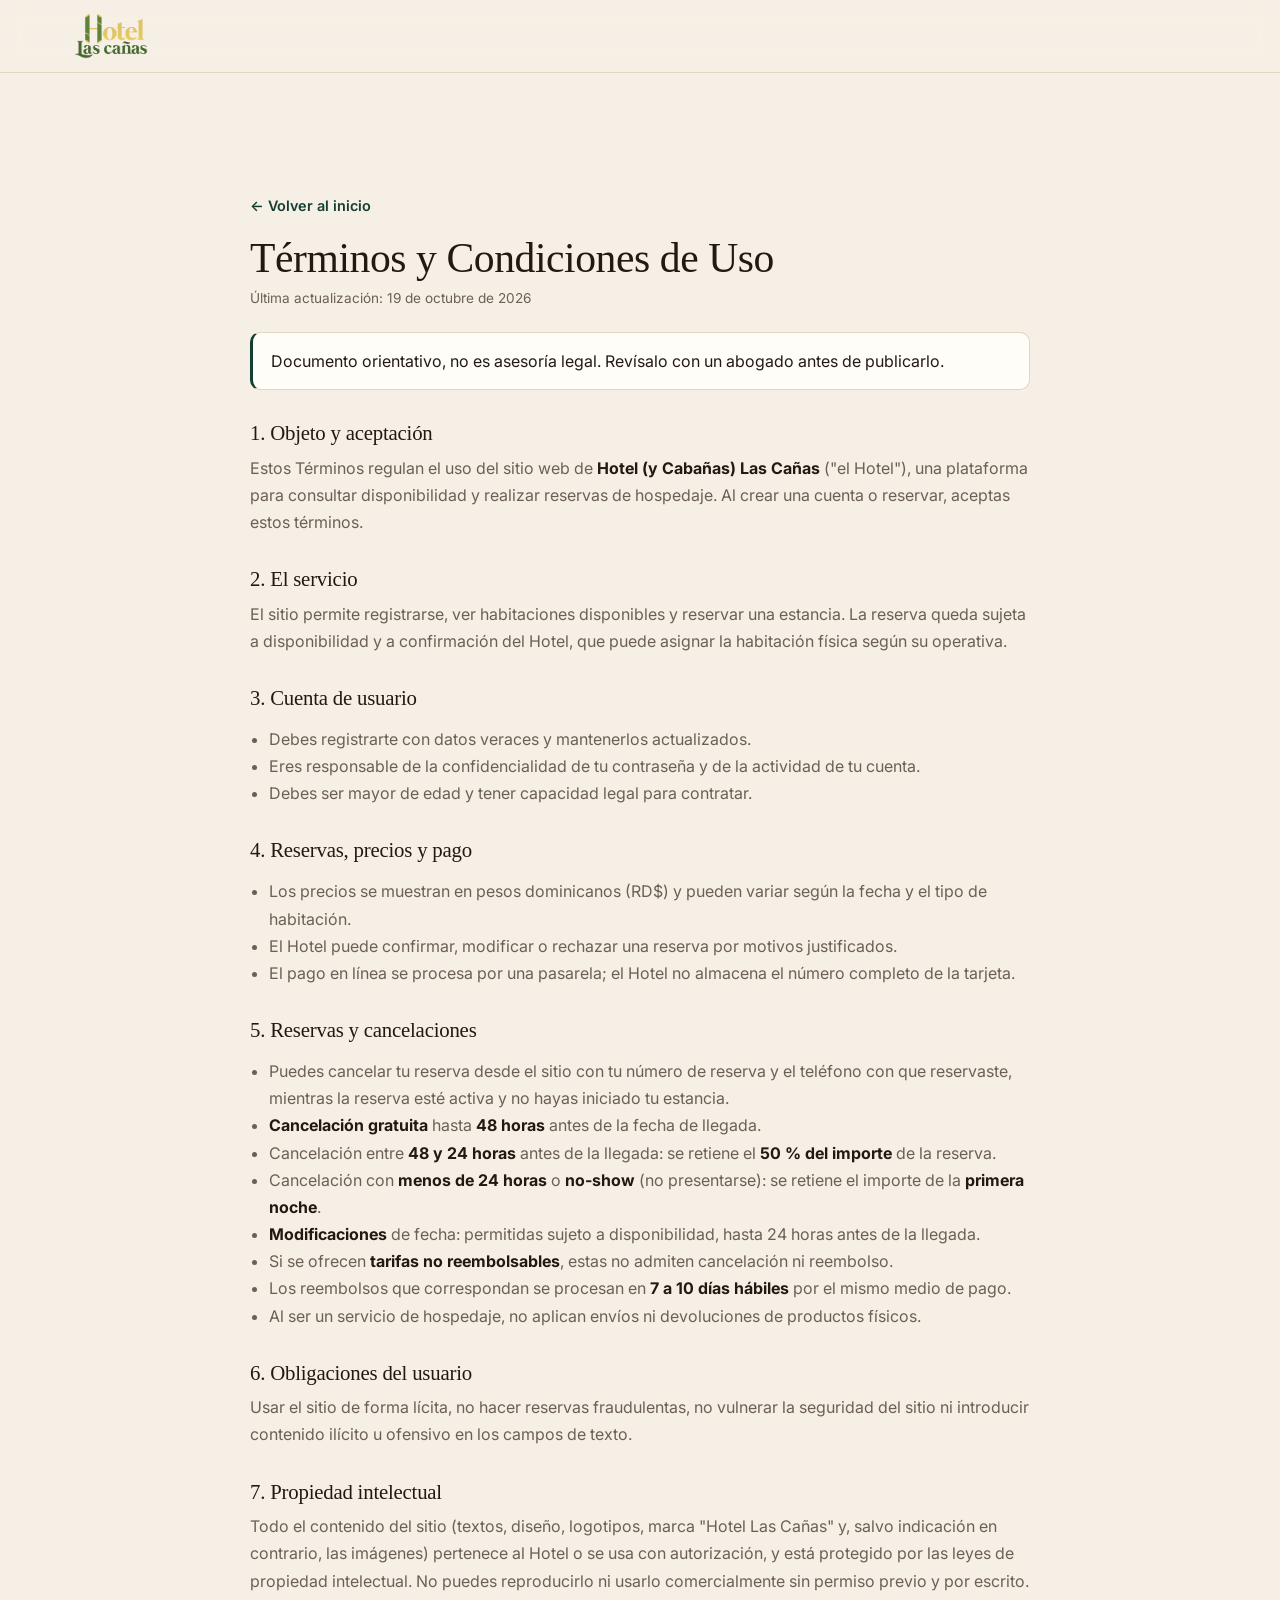
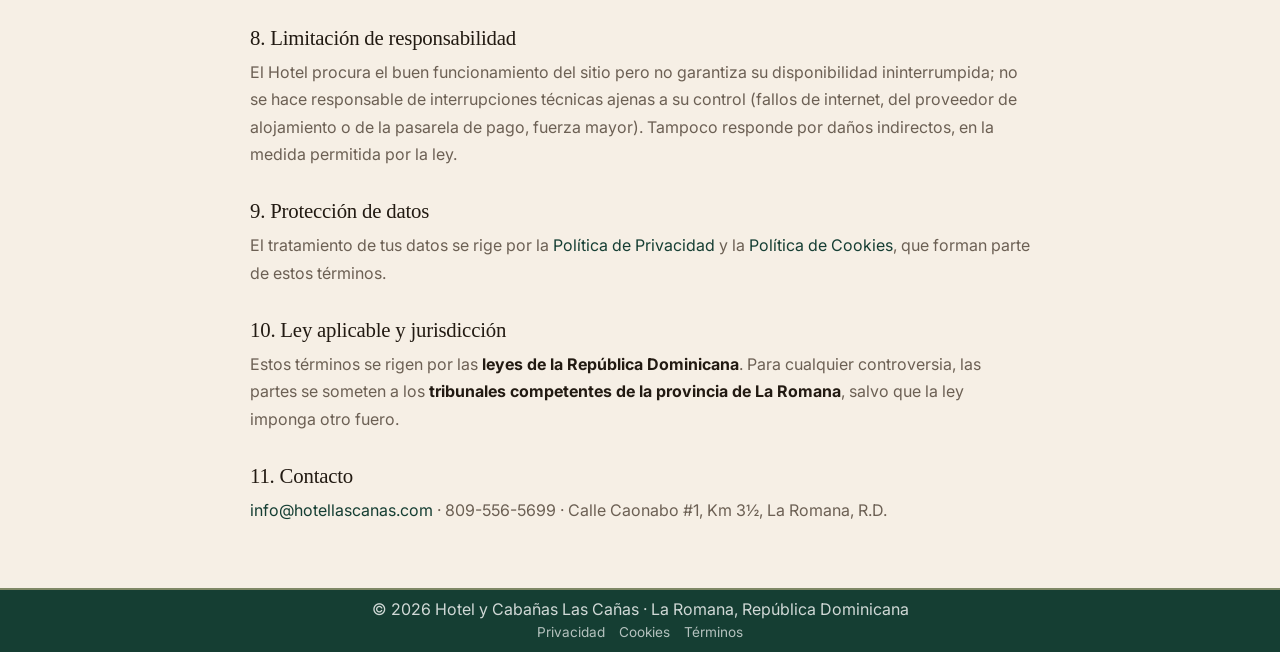
<file: terminos.html>
<!doctype html>
<html lang="es-DO">
<head>
  <meta charset="utf-8" />
  <meta name="viewport" content="width=device-width, initial-scale=1" />
  <title>Términos y Condiciones · Hotel Las Cañas</title>
  <meta name="description" content="Términos y Condiciones de Uso del sitio de reservas de Hotel Las Cañas." />
  <meta name="theme-color" content="#153e33" />
  <link rel="icon" type="image/png" href="favicon.png?v=2" />
  <link rel="icon" type="image/x-icon" href="favicon.ico?v=2" />
  <link rel="apple-touch-icon" href="apple-touch-icon.png?v=2" />
  <script src="theme-init.js"></script>
  <link rel="preconnect" href="https://fonts.googleapis.com" />
  <link rel="preconnect" href="https://fonts.gstatic.com" crossorigin />
  <link rel="stylesheet" href="https://fonts.googleapis.com/css2?family=Cormorant+Garamond:wght@500;600;700&family=Inter:wght@400;500;600;700&family=Manrope:wght@400;500;600;700&family=Playfair+Display:wght@500;600;700&display=swap" />
  <link rel="stylesheet" href="styles.css" />
</head>
<body>
  <header class="nav">
    <div class="nav__inner">
      <a class="brand" href="index.html" aria-label="Hotel Las Cañas, inicio">
        <img class="brand__logo brand__logo--claro" src="assets/logo-lascanas.png" alt="Hotel Las Cañas" width="74" height="46" />
        <img class="brand__logo brand__logo--oscuro" src="assets/logo-lascanas-oro.png" alt="" aria-hidden="true" width="74" height="46" />
      </a>
    </div>
  </header>

  <main class="legal">
    <a class="legal__back" href="index.html">← Volver al inicio</a>
    <h1>Términos y Condiciones de Uso</h1>
    <p class="legal__updated">Última actualización: 19 de octubre de 2026</p>
    <p class="aviso">Documento orientativo, no es asesoría legal. Revísalo con un abogado antes de publicarlo.</p>

    <h2>1. Objeto y aceptación</h2>
    <p>Estos Términos regulan el uso del sitio web de <strong>Hotel (y Cabañas) Las Cañas</strong> ("el Hotel"), una plataforma para consultar disponibilidad y realizar reservas de hospedaje. Al crear una cuenta o reservar, aceptas estos términos.</p>

    <h2>2. El servicio</h2>
    <p>El sitio permite registrarse, ver habitaciones disponibles y reservar una estancia. La reserva queda sujeta a disponibilidad y a confirmación del Hotel, que puede asignar la habitación física según su operativa.</p>

    <h2>3. Cuenta de usuario</h2>
    <ul>
      <li>Debes registrarte con datos veraces y mantenerlos actualizados.</li>
      <li>Eres responsable de la confidencialidad de tu contraseña y de la actividad de tu cuenta.</li>
      <li>Debes ser mayor de edad y tener capacidad legal para contratar.</li>
    </ul>

    <h2>4. Reservas, precios y pago</h2>
    <ul>
      <li>Los precios se muestran en pesos dominicanos (RD$) y pueden variar según la fecha y el tipo de habitación.</li>
      <li>El Hotel puede confirmar, modificar o rechazar una reserva por motivos justificados.</li>
      <li>El pago en línea se procesa por una pasarela; el Hotel no almacena el número completo de la tarjeta.</li>
    </ul>

    <h2>5. Reservas y cancelaciones</h2>
    <ul>
      <li>Puedes cancelar tu reserva desde el sitio con tu número de reserva y el teléfono con que reservaste, mientras la reserva esté activa y no hayas iniciado tu estancia.</li>
      <li><strong>Cancelación gratuita</strong> hasta <strong>48 horas</strong> antes de la fecha de llegada.</li>
      <li>Cancelación entre <strong>48 y 24 horas</strong> antes de la llegada: se retiene el <strong>50&nbsp;% del importe</strong> de la reserva.</li>
      <li>Cancelación con <strong>menos de 24 horas</strong> o <strong>no-show</strong> (no presentarse): se retiene el importe de la <strong>primera noche</strong>.</li>
      <li><strong>Modificaciones</strong> de fecha: permitidas sujeto a disponibilidad, hasta 24 horas antes de la llegada.</li>
      <li>Si se ofrecen <strong>tarifas no reembolsables</strong>, estas no admiten cancelación ni reembolso.</li>
      <li>Los reembolsos que correspondan se procesan en <strong>7 a 10 días hábiles</strong> por el mismo medio de pago.</li>
      <li>Al ser un servicio de hospedaje, no aplican envíos ni devoluciones de productos físicos.</li>
    </ul>

    <h2>6. Obligaciones del usuario</h2>
    <p>Usar el sitio de forma lícita, no hacer reservas fraudulentas, no vulnerar la seguridad del sitio ni introducir contenido ilícito u ofensivo en los campos de texto.</p>

    <h2>7. Propiedad intelectual</h2>
    <p>Todo el contenido del sitio (textos, diseño, logotipos, marca "Hotel Las Cañas" y, salvo indicación en contrario, las imágenes) pertenece al Hotel o se usa con autorización, y está protegido por las leyes de propiedad intelectual. No puedes reproducirlo ni usarlo comercialmente sin permiso previo y por escrito.</p>

    <h2>8. Limitación de responsabilidad</h2>
    <p>El Hotel procura el buen funcionamiento del sitio pero no garantiza su disponibilidad ininterrumpida; no se hace responsable de interrupciones técnicas ajenas a su control (fallos de internet, del proveedor de alojamiento o de la pasarela de pago, fuerza mayor). Tampoco responde por daños indirectos, en la medida permitida por la ley.</p>

    <h2>9. Protección de datos</h2>
    <p>El tratamiento de tus datos se rige por la <a href="privacidad.html">Política de Privacidad</a> y la <a href="cookies.html">Política de Cookies</a>, que forman parte de estos términos.</p>

    <h2>10. Ley aplicable y jurisdicción</h2>
    <p>Estos términos se rigen por las <strong>leyes de la República Dominicana</strong>. Para cualquier controversia, las partes se someten a los <strong>tribunales competentes de la provincia de La Romana</strong>, salvo que la ley imponga otro fuero.</p>

    <h2>11. Contacto</h2>
    <p><a href="mailto:info@hotellascanas.com">info@hotellascanas.com</a> · 809-556-5699 · Calle Caonabo #1, Km 3½, La Romana, R.D.</p>
  </main>

  <footer class="foot">
    <div class="foot__bar">
      <p>© 2026 Hotel y Cabañas Las Cañas · La Romana, República Dominicana</p>
      <nav class="foot__legal" aria-label="Documentos legales">
        <a href="privacidad.html">Privacidad</a>
        <a href="cookies.html">Cookies</a>
        <a href="terminos.html">Términos</a>
      </nav>
    </div>
  </footer>
</body>
</html>
</file>
<file: styles.css>
/* =========================================================================
   Hotel Las Cañas — hoja de estilos
   Sistema MULTI-TEMA: los tokens cambian según html[data-theme].
   Temas: esmeralda (por defecto), costa-azul, carbon-oro (oscuro), editorial.
   Solo cambian las variables (color, tipografía, radios, sombras); ni el
   HTML ni la lógica se tocan.
   ========================================================================= */

/* --- Tokens comunes (medidas y tipografía base; el color lo pone cada tema) --- */
:root {
  --maxw: 1180px;
  --gutter: clamp(1rem, 4vw, 1.5rem);
  --radius: 16px;
  --radius-sm: 10px;

  /* Derivados comunes a todos los temas */
  --ring: color-mix(in srgb, var(--brand) 55%, transparent);
  --danger-weak: color-mix(in srgb, var(--danger) 14%, transparent);
}

/* =========================== Tema: Esmeralda (por defecto) =========================== */
:root,
:root[data-theme="esmeralda"] {
  --brand: #153e33;
  --brand-700: #113128;
  --brand-300: #3d6353;
  --ink: #221a12;
  --paper: #fffbf4;        /* tarjetas: marfil luminoso */
  --warm: #ece0cd;         /* tinte cálido para insets */
  --line: #e1d6c1;
  --muted: #6c6054;
  --bg: #f6efe5;           /* fondo: crema cálido refrescado y luminoso */
  --terra: #bd603f;        /* acento terracota */
  --terra-d: #a4502f;      /* acento fuerte (eyebrow, hover) */
  --gold: #d8c590;
  --surface: #fffdf8;      /* campos / superficie elevada (marfil cálido) */
  --on-brand: #fffbf4;
  --danger: #b4432f;
  --shadow-sm: 0 1px 2px #0d231c14, 0 2px 8px -4px #0d231c1f;
  --shadow-md: 0 20px 45px -32px #0d231c66;
  --shadow-lg: 0 40px 80px -30px #0d231caa;
  --font-body: "Inter", ui-sans-serif, system-ui, -apple-system, "Segoe UI", sans-serif;
  --font-head: "Playfair Display", Georgia, "Times New Roman", serif;
  color-scheme: light;
}

/* =========================== Tema: Costa Azul (lujo costero) =========================== */
:root[data-theme="costa-azul"] {
  --brand: #16324f;
  --brand-700: #102338;
  --brand-300: #41607f;
  --ink: #1b2733;
  --paper: #fbfdfd;
  --warm: #e0e9ea;
  --line: #d2dddd;
  --muted: #566571;
  --bg: #edf2f3;           /* fondo: bruma costera fresca y clara */
  --terra: #bf9638;        /* acento dorado (reforzado para contraste) */
  --terra-d: #7a5f23;      /* dorado profundo para texto pequeño */
  --gold: #c9a24b;
  --surface: #ffffff;
  --on-brand: #f6f2ea;
  --danger: #b23b32;
  --shadow-sm: 0 1px 2px #0c233b14, 0 2px 8px -4px #0c233b1f;
  --shadow-md: 0 20px 45px -32px #0c233b66;
  --shadow-lg: 0 40px 80px -30px #0c233baa;
  --font-body: "Manrope", "Inter", ui-sans-serif, system-ui, sans-serif;
  --font-head: "Playfair Display", Georgia, "Times New Roman", serif;
  color-scheme: light;
}

/* =========================== Tema: Carbón & Oro (oscuro premium) =========================== */
:root[data-theme="carbon-oro"] {
  --brand: #c9a96b;        /* el oro actúa como color primario (botones) */
  --brand-700: #b8975a;
  --brand-300: #d8bd84;
  --ink: #ece7df;
  --paper: #221f19;
  --warm: #2c2820;
  --line: #3a342b;
  --muted: #a39b8c;
  --bg: #191813;           /* fondo: carbón cálido refinado (más acogedor) */
  --terra: #d8bd84;        /* champán */
  --terra-d: #e0c793;      /* champán claro (eyebrow sobre oscuro) */
  --gold: #c9a96b;
  --surface: #27231c;
  --on-brand: #191813;     /* texto oscuro sobre botones dorados */
  --danger: #ec8368;
  --shadow-sm: 0 1px 2px #00000055, 0 2px 10px -4px #00000080;
  --shadow-md: 0 22px 48px -28px #000000c0;
  --shadow-lg: 0 44px 84px -28px #000000e0;
  --font-body: "Inter", ui-sans-serif, system-ui, -apple-system, "Segoe UI", sans-serif;
  --font-head: "Cormorant Garamond", Georgia, "Times New Roman", serif;
  color-scheme: dark;
}

/* =========================== Tema: Editorial Blanco (minimal) =========================== */
:root[data-theme="editorial-blanco"] {
  --brand: #2f6b52;        /* verde sobrio */
  --brand-700: #255440;
  --brand-300: #5a8b76;
  --ink: #1a1a1a;
  --paper: #ffffff;
  --warm: #f0ebe0;
  --line: #e9e2d5;
  --muted: #5a564e;
  --bg: #faf8f3;           /* fondo: blanco papel cálido y nítido */
  --terra: #b0553c;        /* acento terracota sobrio */
  --terra-d: #8f4531;
  --gold: #c9b48c;
  --surface: #ffffff;
  --on-brand: #ffffff;
  --danger: #b23b2e;
  --shadow-sm: 0 1px 2px #1a1a1a12, 0 2px 8px -4px #1a1a1a1a;
  --shadow-md: 0 20px 45px -32px #1a1a1a44;
  --shadow-lg: 0 40px 80px -30px #1a1a1a55;
  --font-body: "Manrope", "Inter", ui-sans-serif, system-ui, sans-serif;
  --font-head: "Playfair Display", Georgia, "Times New Roman", serif;
  color-scheme: light;
}

/* =========================== Base =========================== */
* { box-sizing: border-box; }
/* El atributo hidden siempre gana, aunque la clase defina display. */
[hidden] { display: none !important; }
html { scroll-behavior: smooth; -webkit-text-size-adjust: 100%; }
@media (prefers-reduced-motion: reduce) { html { scroll-behavior: auto; } }

/* Al cambiar de tema, una transición suave del lienzo (respeta reduced-motion). */
body { transition: background-color .35s ease, color .35s ease; }
@media (prefers-reduced-motion: reduce) { body { transition: none; } }
/* Compensa el header fijo al saltar a una sección con el teclado o un ancla. */
section[id] { scroll-margin-top: 84px; }

body {
  margin: 0;
  font-family: var(--font-body);
  font-size: 16px;
  line-height: 1.55;
  color: var(--ink);
  background: var(--bg);
  -webkit-font-smoothing: antialiased;
  text-rendering: optimizeLegibility;
  overflow-x: hidden;
}

h1, h2, h3, h4 {
  font-family: var(--font-head);
  font-weight: 500;
  line-height: 1.1;
  letter-spacing: -0.01em;
  margin: 0;
}
p { margin: 0; }
a { color: inherit; text-decoration: none; }
img, svg { display: block; max-width: 100%; }

:focus-visible {
  outline: 2px solid var(--brand);
  outline-offset: 2px;
  border-radius: 4px;
}

.sr-only {
  position: absolute; width: 1px; height: 1px; padding: 0; margin: -1px;
  overflow: hidden; clip: rect(0 0 0 0); white-space: nowrap; border: 0;
}

.skip-link {
  position: absolute; left: 1rem; top: -3rem; z-index: 100;
  background: var(--brand); color: var(--on-brand);
  padding: .6rem 1rem; border-radius: 0 0 10px 10px; font-weight: 600;
  transition: top .2s ease;
}
.skip-link:focus { top: 0; }

.eyebrow {
  text-transform: uppercase; letter-spacing: .18em; font-size: .72rem;
  color: var(--terra-d); font-weight: 600;
}
.lede { color: var(--muted); font-size: 1.06rem; max-width: 48ch; }

/* =========================== Botones =========================== */
.btn {
  display: inline-flex; align-items: center; justify-content: center; gap: .5em;
  padding: .78em 1.3em; border-radius: 999px; font-size: .9rem;
  font-weight: 600; cursor: pointer; border: 1px solid transparent;
  font-family: var(--font-body); line-height: 1;
  transition: transform .18s ease, background .2s ease, color .2s ease, border-color .2s ease, box-shadow .2s ease;
  white-space: nowrap;
}
.btn--sm { padding: .55em 1em; font-size: .82rem; }
.btn:active { transform: translateY(1px); }
.btn--solid { background: var(--brand); color: var(--on-brand); box-shadow: var(--shadow-sm); }
.btn--solid:hover { background: var(--brand-700); }
.btn--ghost { background: transparent; color: var(--ink); border-color: var(--line); }
.btn--ghost:hover { border-color: var(--brand); color: var(--brand); }
.btn[disabled], .btn[aria-disabled="true"] { opacity: .55; cursor: not-allowed; }
.btn[data-loading="true"] { position: relative; color: transparent; pointer-events: none; }
.btn[data-loading="true"]::after {
  content: ""; position: absolute; width: 1.05em; height: 1.05em;
  border: 2px solid currentColor; border-right-color: transparent; border-radius: 50%;
  color: var(--on-brand); animation: spin .6s linear infinite;
}
.btn--ghost[data-loading="true"]::after { color: var(--brand); }
@keyframes spin { to { transform: rotate(360deg); } }
@media (prefers-reduced-motion: reduce) {
  .btn[data-loading="true"]::after { animation-duration: 1.4s; }
}

/* Enlace con apariencia de texto (acciones de barra) */
.linkish {
  background: none; border: 0; padding: 0; margin: 0; cursor: pointer;
  font: inherit; font-size: .88rem; color: var(--muted);
}
.linkish:hover { color: var(--ink); }

/* =========================== Navegación =========================== */
.nav {
  position: sticky; top: 0; z-index: 40;
  background: color-mix(in srgb, var(--bg) 88%, transparent);
  backdrop-filter: blur(12px);
  border-bottom: 1px solid var(--line);
}
.nav__inner {
  max-width: var(--maxw); margin: 0 auto; padding: .8rem var(--gutter);
  display: flex; align-items: center; gap: 1.2rem;
}
.brand { display: inline-flex; align-items: center; gap: .55rem; color: var(--brand); flex-shrink: 0; }
.brand__mark {
  display: grid; place-items: center; width: 36px; height: 36px;
  border-radius: 10px; background: var(--brand); color: var(--gold);
}
.brand__name { font-family: var(--font-head); font-size: 1.14rem; color: var(--ink); letter-spacing: -0.01em; }
.brand__name strong { color: var(--brand); font-weight: 600; }
/* Logo (imagen) de la marca: versión clara por defecto, dorada en el tema oscuro. */
.brand__logo { height: 46px; width: auto; display: block; }
.brand__logo--oscuro { display: none; }
:root[data-theme="carbon-oro"] .brand__logo--claro { display: none; }
:root[data-theme="carbon-oro"] .brand__logo--oscuro { display: block; }
.foot__brand .brand__logo { height: 50px; }

.nav__links { display: flex; gap: 1.4rem; margin-left: .5rem; font-size: .9rem; color: var(--muted); }
.nav__links a { position: relative; padding: .2rem 0; }
.nav__links a::after {
  content: ""; position: absolute; left: 0; bottom: -2px; width: 0; height: 2px;
  background: var(--terra); transition: width .22s ease;
}
.nav__links a:hover { color: var(--ink); }
.nav__links a:hover::after { width: 100%; }

.nav__actions { margin-left: auto; display: flex; align-items: center; gap: .85rem; }
.nav__wa { gap: .4em; }

/* Zona de cuenta */
.account { display: flex; align-items: center; gap: .7rem; }
.account__hi { font-size: .88rem; color: var(--muted); max-width: 12ch; overflow: hidden; text-overflow: ellipsis; white-space: nowrap; }
.account__hi strong { color: var(--ink); font-weight: 600; }

/* ===== Selector de tema ===== */
.theme { position: relative; }
.theme__btn {
  display: inline-flex; align-items: center; gap: .4rem; cursor: pointer;
  font: inherit; font-size: .85rem; font-weight: 500; color: var(--muted);
  background: transparent; border: 1px solid var(--line); border-radius: 999px;
  padding: .5em .9em; transition: color .18s ease, border-color .18s ease;
}
.theme__btn:hover { color: var(--ink); border-color: var(--brand); }
.theme__menu {
  position: absolute; top: calc(100% + .5rem); right: 0; z-index: 50;
  width: 220px; display: grid; gap: .15rem; padding: .5rem;
  background: var(--surface); border: 1px solid var(--line); border-radius: 14px;
  box-shadow: var(--shadow-lg);
}
.theme__title { font-size: .66rem; text-transform: uppercase; letter-spacing: .14em; color: var(--muted); font-weight: 700; padding: .3rem .5rem .2rem; margin: 0; }
.theme__opt {
  display: flex; align-items: center; gap: .6rem; width: 100%; text-align: left;
  font: inherit; font-size: .9rem; font-weight: 500; color: var(--ink); cursor: pointer;
  background: transparent; border: 0; border-radius: 9px; padding: .55rem .6rem;
  transition: background .15s ease;
}
.theme__opt:hover { background: var(--warm); }
.theme__opt[aria-checked="true"] { background: color-mix(in srgb, var(--brand) 12%, transparent); color: var(--brand); font-weight: 600; }
.theme__opt[aria-checked="true"]::after {
  content: ""; width: .55rem; height: .55rem; margin-left: auto; border-radius: 50%; background: var(--brand);
}
.theme__swatch { display: inline-flex; border-radius: 50%; overflow: hidden; box-shadow: 0 0 0 1px var(--line); flex-shrink: 0; }
.theme__swatch i { width: 10px; height: 20px; display: block; }

/* ===== Selector de idioma (ES / EN) ===== */
.lang {
  display: inline-flex; align-items: center; flex-shrink: 0;
  border: 1px solid var(--line); border-radius: 999px; overflow: hidden;
}
.lang__opt {
  font: inherit; font-size: .8rem; font-weight: 600; letter-spacing: .02em;
  color: var(--muted); background: transparent; border: 0; cursor: pointer;
  padding: .5em .75em; line-height: 1; transition: color .18s ease, background .18s ease;
}
.lang__opt + .lang__opt { border-left: 1px solid var(--line); }
.lang__opt:hover { color: var(--ink); }
.lang__opt[aria-pressed="true"] { background: var(--brand); color: #fff; }
.lang__opt:focus-visible { outline: 2px solid var(--brand); outline-offset: 2px; }

/* Menú hamburguesa (oculto en desktop) */
.nav__burger {
  display: none; background: none; border: 1px solid var(--line); border-radius: 10px;
  width: 40px; height: 40px; cursor: pointer; padding: 0; flex-direction: column;
  align-items: center; justify-content: center; gap: 4px;
}
.nav__burger span { display: block; width: 18px; height: 2px; background: var(--ink); border-radius: 2px; transition: transform .2s ease, opacity .2s ease; }
.nav__burger[aria-expanded="true"] span:nth-child(1) { transform: translateY(6px) rotate(45deg); }
.nav__burger[aria-expanded="true"] span:nth-child(2) { opacity: 0; }
.nav__burger[aria-expanded="true"] span:nth-child(3) { transform: translateY(-6px) rotate(-45deg); }

.nav__mobile {
  display: none; flex-direction: column; gap: .3rem;
  padding: .6rem var(--gutter) 1.1rem; border-top: 1px solid var(--line);
  background: var(--bg);
}
.nav__mobile[hidden] { display: none; }
.nav__mobile a, .nav__mobile .linkish { padding: .7rem .2rem; font-size: 1rem; color: var(--ink); text-align: left; border-bottom: 1px solid color-mix(in srgb, var(--line) 60%, transparent); }
.account--mobile { padding-top: .8rem; display: flex; flex-wrap: wrap; gap: .6rem; }

/* =========================== Contenedores / ritmo =========================== */
.shell { max-width: var(--maxw); margin: 0 auto; padding-left: var(--gutter); padding-right: var(--gutter); }
.section { padding: clamp(3rem, 7vw, 6rem) 0; }
.section + .section { padding-top: 0; }
.section__head { max-width: 46rem; margin-bottom: clamp(1.8rem, 4vw, 2.8rem); }
.section__head h2 { font-size: clamp(2rem, 4.5vw, 3rem); margin: .7rem 0 1rem; }

/* =========================== Hero cinematográfico =========================== */
.hero {
  position: relative; min-height: min(92vh, 820px);
  display: flex; align-items: center; isolation: isolate; color: #fff;
  padding: clamp(5rem, 12vh, 9rem) var(--gutter) clamp(8rem, 14vw, 11rem);
}
.hero__media { position: absolute; inset: 0; z-index: -1; overflow: hidden; background: #0d231c; }
.hero__img { width: 100%; height: 100%; object-fit: cover; display: block; }
.hero__scrim {
  position: absolute; inset: 0;
  background:
    linear-gradient(180deg, #0d231c55 0%, #0d231c1f 35%, #0d231cd9 100%),
    linear-gradient(90deg, #0d231c99, #0d231c14 62%);
}
.hero__content { max-width: 42rem; }
.hero__eyebrow { text-transform: uppercase; letter-spacing: .22em; font-size: .74rem; font-weight: 600; color: #fff; opacity: .92; }
.hero__title {
  font-family: var(--font-head); font-weight: 500; letter-spacing: -.015em; line-height: 1.02;
  font-size: clamp(2.8rem, 7.5vw, 5.4rem); margin: 1rem 0 1.2rem; text-shadow: 0 2px 34px #0d231c80;
}
.hero__title em { font-style: italic; color: var(--gold); }
.hero__lede { font-size: clamp(1.05rem, 2vw, 1.3rem); max-width: 36ch; color: #fff; opacity: .95; line-height: 1.5; }
.hero__scroll {
  position: absolute; left: 50%; bottom: clamp(8.5rem, 15vw, 11.5rem); transform: translateX(-50%);
  color: #fff; opacity: .8; display: grid; place-items: center; width: 42px; height: 42px;
  border: 1px solid #ffffff55; border-radius: 50%; transition: background .2s ease, opacity .2s ease;
  animation: bob 2.2s ease-in-out infinite;
}
.hero__scroll:hover { opacity: 1; background: #ffffff1f; }
@keyframes bob { 0%, 100% { transform: translateX(-50%); } 50% { transform: translateX(-50%) translateY(6px); } }
@media (prefers-reduced-motion: reduce) { .hero__scroll { animation: none; } }

/* =========================== Barra de reserva flotante =========================== */
.bookingwrap { position: relative; z-index: 4; margin-top: clamp(-6.5rem, -9vw, -4.5rem); padding: 0 var(--gutter); }
.bookingbar { max-width: var(--maxw); margin: 0 auto; }
.booking__card {
  background: var(--surface); border: 1px solid var(--line); border-radius: 18px;
  padding: clamp(1.1rem, 2.5vw, 1.6rem); display: grid; gap: .9rem;
  box-shadow: var(--shadow-lg);
}
.booking__cardtitle { font-family: var(--font-head); font-size: 1.2rem; color: var(--ink); }
.booking__grid {
  display: grid; gap: 1rem;
  grid-template-columns: 1fr 1fr 1.3fr auto; align-items: end;
}
.field { display: flex; flex-direction: column; gap: .35rem; min-width: 0; }
.field label { font-size: .7rem; text-transform: uppercase; letter-spacing: .13em; color: var(--muted); font-weight: 600; }
.field__opt { text-transform: none; letter-spacing: 0; font-weight: 400; }
.field input, .field select, .field textarea {
  font: inherit; font-size: .95rem; color: var(--ink);
  background: var(--surface); border: 1px solid var(--line); border-radius: var(--radius-sm);
  padding: .72rem .8rem; width: 100%; transition: border-color .15s ease, box-shadow .15s ease;
}
.field textarea { resize: vertical; min-height: 2.6rem; }
.field input:focus, .field select:focus, .field textarea:focus {
  outline: none; border-color: var(--brand);
  box-shadow: 0 0 0 3px var(--ring);
}
.field input[aria-invalid="true"], .field select[aria-invalid="true"] {
  border-color: var(--danger);
  box-shadow: 0 0 0 3px var(--danger-weak);
}
.field__err { color: var(--danger); font-size: .78rem; min-height: 0; }
.field__err:empty { display: none; }

.booking__go { padding-top: .95em; padding-bottom: .95em; }

/* Campos de fecha más prominentes y amigables */
.field--date input[type="date"] {
  min-height: 3rem; font-size: 1rem; font-weight: 500; cursor: pointer;
}
.field--date input[type="date"]::-webkit-calendar-picker-indicator {
  cursor: pointer; opacity: .65; padding: .15rem;
}
.field--date input[type="date"]:hover { border-color: var(--brand-300); }
/* En el tema oscuro, aclara el icono del calendario para que se vea. */
:root[data-theme="carbon-oro"] .field--date input[type="date"]::-webkit-calendar-picker-indicator { filter: invert(1) brightness(1.5); }

/* Resumen visible de la selección de fechas */
.booking__summary {
  display: inline-flex; align-items: center; gap: .5rem; margin: 0; justify-self: start;
  font-weight: 600; color: var(--brand); font-size: .95rem;
  background: color-mix(in srgb, var(--brand) 9%, transparent);
  border: 1px solid color-mix(in srgb, var(--brand) 22%, transparent);
  border-radius: 999px; padding: .5rem .95rem;
}
.booking__summary svg { flex-shrink: 0; }

.booking__hint { margin: 0; font-size: .86rem; min-height: 0; color: var(--muted); }
.booking__hint:empty { display: none; }
.booking__hint.err { color: var(--danger); font-weight: 500; }
.booking__hint.ok { color: var(--brand); font-weight: 500; }

/* =========================== Intro / experiencia =========================== */
.intro__grid { display: grid; grid-template-columns: 1.1fr 1fr; gap: clamp(2rem, 5vw, 4rem); align-items: center; }
.intro__text h2 { font-size: clamp(2rem, 4.5vw, 3rem); margin: .7rem 0 1rem; }
.intro__stats { list-style: none; margin: 0; padding: 0; display: grid; grid-template-columns: 1fr 1fr; gap: 1px; background: var(--line); border: 1px solid var(--line); border-radius: var(--radius); overflow: hidden; }
.intro__stats li { background: var(--paper); padding: clamp(1.1rem, 3vw, 1.6rem); display: flex; flex-direction: column; gap: .2rem; }
.intro__stat { font-family: var(--font-head); font-size: clamp(1.3rem, 2.6vw, 1.7rem); color: var(--brand); }
.intro__lbl { font-size: .84rem; color: var(--muted); }

/* =========================== Amenidades =========================== */
.amenities__grid { list-style: none; margin: 0; padding: 0; display: grid; grid-template-columns: repeat(6, 1fr); gap: 1rem; }
.amenity {
  display: flex; flex-direction: column; align-items: center; text-align: center; gap: .7rem;
  background: var(--paper); border: 1px solid var(--line); border-radius: var(--radius);
  padding: clamp(1.1rem, 2.5vw, 1.5rem) .7rem; transition: transform .2s ease, border-color .2s ease, box-shadow .2s ease;
}
.amenity:hover { transform: translateY(-3px); border-color: color-mix(in srgb, var(--brand) 30%, var(--line)); box-shadow: var(--shadow-sm); }
.amenity__ic { display: grid; place-items: center; width: 48px; height: 48px; border-radius: 50%; color: var(--brand); background: color-mix(in srgb, var(--brand) 10%, transparent); }
.amenity__name { font-size: .88rem; font-weight: 600; color: var(--ink); line-height: 1.2; }

/* =========================== Catálogo de habitaciones =========================== */
.rooms__grid { display: grid; grid-template-columns: repeat(3, 1fr); gap: 1.6rem; }
.card {
  background: var(--paper); border: 1px solid var(--line); border-radius: var(--radius);
  overflow: hidden; display: flex; flex-direction: column;
  transition: transform .22s ease, box-shadow .22s ease, border-color .22s ease;
}
.card:hover { transform: translateY(-5px); box-shadow: var(--shadow-md); border-color: color-mix(in srgb, var(--brand) 30%, var(--line)); }
.card__photo {
  aspect-ratio: 3 / 2.2; margin: 0; width: 100%; object-fit: cover; display: block; background: var(--warm);
  transition: transform .4s ease;
}
.card:hover .card__photo { transform: scale(1.03); }
.card__body { padding: 1.2rem 1.35rem 1.4rem; display: flex; flex-direction: column; flex: 1; }
.card h3 { font-size: 1.3rem; margin-bottom: .45rem; }
.card p { color: var(--muted); font-size: .95rem; }
.card__tipo {
  align-self: flex-start; font-size: .66rem; text-transform: uppercase; letter-spacing: .12em;
  font-weight: 700; color: var(--brand); background: color-mix(in srgb, var(--brand) 10%, transparent);
  border: 1px solid color-mix(in srgb, var(--brand) 22%, transparent); border-radius: 999px;
  padding: .25em .75em; margin-bottom: .7rem;
}
.card__price {
  color: var(--terra-d); font-weight: 700; font-size: 1.08rem; margin-top: 1rem;
  padding-top: .9rem; border-top: 1px solid var(--line);
}
.card__price:empty { display: none; }
.card__pricenote { color: var(--muted); font-weight: 500; font-size: .82rem; }
.stay__loading { grid-column: 1 / -1; color: var(--muted); }
@media (prefers-reduced-motion: reduce) { .card:hover .card__photo { transform: none; } }

/* Métodos de pago aceptados (Paso 3) */
.paymethods { margin: -.4rem 0 1rem; font-size: .82rem; color: var(--muted); }
.paymethods:empty { display: none; }
.paymethods strong { color: var(--ink); font-weight: 600; }

/* =========================== Ubicación =========================== */
.place__grid { display: grid; grid-template-columns: 1fr 1fr; gap: clamp(2rem, 5vw, 4rem); align-items: center; }
.place__text h2 { font-size: clamp(2rem, 4.5vw, 3rem); margin: .7rem 0 1rem; }
.place__addr { color: var(--ink); font-weight: 600; margin-top: 1.2rem; }
.place__cta { display: flex; flex-wrap: wrap; gap: .8rem; margin-top: 1.4rem; }
.place__photo {
  margin: 0; aspect-ratio: 4 / 3; border-radius: var(--radius); overflow: hidden;
  border: 1px solid var(--line); box-shadow: var(--shadow-md); background: var(--warm);
}
.place__photo img { width: 100%; height: 100%; object-fit: cover; display: block; }

/* ===== Experiencia editorial: piscina y restaurante ===== */
.features__stack { display: grid; gap: clamp(1.4rem, 3vw, 2rem); }
.feature {
  display: grid; grid-template-columns: 1.1fr 1fr; align-items: stretch;
  background: var(--paper); border: 1px solid var(--line); border-radius: var(--radius);
  overflow: hidden; box-shadow: var(--shadow-sm);
}
.feature__media { margin: 0; min-height: 260px; }
.feature__media img { width: 100%; height: 100%; object-fit: cover; display: block; }
.feature__text { padding: clamp(1.5rem, 4vw, 3rem); align-self: center; }
.feature__text h3 { font-size: clamp(1.7rem, 3.2vw, 2.4rem); margin: .5rem 0 .7rem; }
.feature__text p:last-child { color: var(--muted); font-size: 1.02rem; }
/* Alterna el lado de la imagen. */
.feature__media { order: 1; }
.feature__text { order: 2; }
.feature--reverse .feature__media { order: 2; }
.feature--reverse .feature__text { order: 1; }

/* =========================== Galería =========================== */
.gallery__grid { display: grid; grid-template-columns: repeat(4, 1fr); grid-auto-rows: 190px; grid-auto-flow: dense; gap: 1rem; }
.gallery__item {
  margin: 0; padding: 0; overflow: hidden; border-radius: var(--radius); border: 1px solid var(--line);
  background: var(--warm); cursor: pointer; display: block; position: relative; font: inherit; color: inherit;
}
.gallery__item img { width: 100%; height: 100%; object-fit: cover; display: block; transition: transform .5s ease; }
.gallery__item::after {
  content: ""; position: absolute; inset: 0; background: #0d231c00; transition: background .25s ease;
}
.gallery__item:hover img, .gallery__item:focus-visible img { transform: scale(1.05); }
.gallery__item:hover::after, .gallery__item:focus-visible::after { background: #0d231c1f; }
.gallery__item:focus-visible { outline: 2px solid var(--brand); outline-offset: 2px; }
.gallery__item--tall { grid-row: span 2; }
.gallery__item--wide { grid-column: span 2; }
@media (prefers-reduced-motion: reduce) { .gallery__item:hover img, .gallery__item:focus-visible img { transform: none; } }

/* Lightbox (imagen ampliada) */
.modal__box.lightbox__box {
  width: auto; max-width: min(94vw, 1100px); padding: .5rem; background: var(--bg);
  overflow: visible;
}
.lightbox__img { display: block; width: 100%; max-height: 82vh; object-fit: contain; border-radius: 10px; background: var(--warm); }
.lightbox__x {
  top: -.6rem; right: -.6rem; background: var(--bg); border: 1px solid var(--line); border-radius: 50%;
  width: 2.2rem; height: 2.2rem; display: grid; place-items: center;
}

/* =========================== Pie =========================== */
/* ===== Pie oscuro (marca) estilo compacto ===== */
.foot { background: var(--brand); color: #ffffffcc; border-top: 2px solid color-mix(in srgb, var(--gold) 55%, transparent); }
.foot__inner {
  max-width: var(--maxw); margin: 0 auto; padding: clamp(.85rem, 2vw, 1.25rem) var(--gutter) .7rem;
  display: grid; grid-template-columns: 2fr 1fr 1fr; gap: .9rem;
}
.foot__brand .brand__name { font-size: 1.3rem; }
.foot .brand__logo--claro { display: none; }
.foot .brand__logo--oscuro { display: block; }
.foot__motto { color: #ffffffb3; font-family: var(--font-head); font-style: italic; margin-top: .35rem; font-size: .95rem; }
.foot__controls { display: flex; align-items: center; flex-wrap: wrap; gap: .5rem; margin-top: .5rem; }
.foot__social { display: flex; gap: .6rem; }
.foot__controls .foot__social { margin-top: 0; }
.foot__social a { display: grid; place-items: center; width: 38px; height: 38px; border: 1px solid #ffffff33; border-radius: 10px; color: #ffffffcc; transition: color .18s ease, border-color .18s ease, transform .18s ease; }
.foot__social a:hover { color: var(--gold); border-color: var(--gold); transform: translateY(-2px); }
.foot .lang { border-color: #ffffff33; }
.foot .lang__opt { color: #ffffffcc; }
.foot .lang__opt:hover { color: #fff; }
.foot .lang__opt[aria-pressed="true"] { background: var(--gold); color: var(--brand); }
.foot .theme { position: relative; }
.foot .theme__btn { color: #ffffffcc; border-color: #ffffff33; }
.foot .theme__btn:hover { color: #fff; border-color: var(--gold); }
.foot .theme__menu { top: auto; bottom: calc(100% + .5rem); right: auto; left: 0; }
.foot__col h4 { font-size: .74rem; text-transform: uppercase; letter-spacing: .14em; color: #ffffffa6; font-family: var(--font-body); font-weight: 700; position: relative; padding-bottom: .3rem; margin-bottom: .35rem; }
.foot__col h4::after { content: ""; position: absolute; left: 0; bottom: 0; width: 26px; height: 2px; background: var(--gold); border-radius: 2px; }
.foot__line { display: flex; align-items: flex-start; gap: .5rem; margin: 0 0 .1rem; font-size: .9rem; color: #ffffffcc; line-height: 1.3; }
.foot__line:last-child { margin-bottom: 0; }
.foot__line svg { flex-shrink: 0; width: 15px; height: 15px; color: var(--gold); margin-top: .15rem; }
.foot__line a:hover { color: var(--gold); }
.foot__col a:hover { color: var(--gold); }
.foot__bar { padding: .4rem var(--gutter) .6rem; text-align: center; }
.foot__copy { font-size: .82rem; color: #ffffff80; margin: 0 auto .25rem; text-align: center; line-height: 1.3; }
.foot__bar .foot__legal { justify-content: center; margin: 0 auto; }

/* =========================== Modales =========================== */
.modal { position: fixed; inset: 0; z-index: 60; display: grid; place-items: center; padding: 1rem; }
.modal[hidden] { display: none; }
.modal__backdrop { position: absolute; inset: 0; background: #0d231c7a; backdrop-filter: blur(3px); animation: fade .2s ease; }
.modal__box {
  position: relative; width: min(460px, 100%); max-height: calc(100dvh - 2rem); overflow-y: auto;
  background: var(--bg); border: 1px solid var(--line); border-radius: 20px;
  padding: clamp(1.4rem, 3vw, 2rem); box-shadow: var(--shadow-lg);
  animation: pop .22s ease;
}
@keyframes fade { from { opacity: 0; } }
@keyframes pop { from { opacity: 0; transform: translateY(12px) scale(.98); } }
@media (prefers-reduced-motion: reduce) {
  .modal__backdrop, .modal__box { animation: none; }
}
.modal__x {
  position: absolute; top: .9rem; right: .9rem; border: 0; background: transparent;
  color: var(--muted); cursor: pointer; line-height: 0; padding: .4rem; border-radius: 8px;
  transition: color .15s ease, background .15s ease;
}
.modal__x:hover { color: var(--ink); background: color-mix(in srgb, var(--line) 50%, transparent); }
.modal__title { font-size: clamp(1.5rem, 3vw, 1.75rem); padding-right: 2rem; }
.modal__sub { color: var(--muted); font-size: .94rem; margin: .5rem 0 1.3rem; }
.mform { display: grid; gap: .95rem; }
.modal__submit { width: 100%; margin-top: .5rem; }
.modal__msg { margin: 0; font-size: .9rem; min-height: 0; }
.modal__msg:empty { display: none; }
.modal__msg.ok { color: var(--brand); font-weight: 600; }
.modal__msg.err { color: var(--danger); font-weight: 600; }

/* Pestañas de autenticación */
.tabs {
  display: grid; grid-template-columns: 1fr 1fr; gap: .25rem; margin-bottom: 1.3rem;
  background: var(--warm); border: 1px solid var(--line); border-radius: 12px; padding: .25rem;
}
.tab {
  border: 0; background: transparent; cursor: pointer; font: inherit; font-weight: 600;
  font-size: .9rem; color: var(--muted); padding: .6rem; border-radius: 9px;
  transition: background .18s ease, color .18s ease;
}
.tab[aria-selected="true"] { background: var(--surface); color: var(--brand); box-shadow: var(--shadow-sm); }

/* Titular de la reserva (solo lectura) */
.holder {
  display: grid; gap: .1rem; background: var(--warm); border: 1px solid var(--line);
  border-radius: 12px; padding: .8rem 1rem; margin-bottom: 1.1rem;
}
.holder__label { font-size: .68rem; text-transform: uppercase; letter-spacing: .13em; color: var(--muted); font-weight: 600; }
.holder__name { font-weight: 600; color: var(--ink); }
.holder__tel { font-size: .88rem; color: var(--muted); }

/* Indicador de pasos (sin números: solo etiquetas, con punto en el activo) */
.steps { list-style: none; display: flex; gap: .55rem; padding: 0; margin: 0 0 1.3rem; }
.steps__item {
  flex: 1; display: flex; align-items: center; justify-content: center; gap: .45rem; min-width: 0;
  font-size: .82rem; font-weight: 600; color: var(--muted); text-align: center;
  padding: .55rem .6rem; border: 1px solid var(--line); border-radius: 10px; background: var(--warm);
  transition: color .2s ease, background .2s ease, border-color .2s ease;
}
.steps__item::before {
  content: ""; width: .5rem; height: .5rem; border-radius: 50%; flex-shrink: 0;
  background: var(--line); transition: background .2s ease;
}
.steps__item.is-current { color: var(--brand); border-color: color-mix(in srgb, var(--brand) 40%, var(--line)); background: color-mix(in srgb, var(--brand) 8%, transparent); }
.steps__item.is-current::before,
.steps__item.is-done::before { background: var(--brand); }
.steps__item.is-done { color: var(--ink); }

/* Pasos del modal de reserva */
.step__hint { color: var(--muted); font-size: .9rem; margin-bottom: .1rem; }
.step__alt { text-align: center; font-size: .88rem; color: var(--muted); margin: 0; }
.grid2 { display: grid; grid-template-columns: 1fr 1fr; gap: .95rem; }
@media (max-width: 440px) { .grid2 { grid-template-columns: 1fr; } }

/* Tipos de habitación (radios con tarjeta) */
.tipos { border: 0; padding: 0; margin: 0; display: grid; gap: .55rem; }
.tipo {
  display: grid; grid-template-columns: auto 1fr auto; align-items: center; gap: .3rem .8rem;
  border: 1px solid var(--line); border-radius: 12px; padding: .75rem .85rem; cursor: pointer;
  background: var(--surface); transition: border-color .15s ease, box-shadow .15s ease, background .15s ease;
}
.tipo:hover { border-color: var(--brand-300); }
.tipo:has(input:focus-visible) { box-shadow: 0 0 0 3px var(--ring); border-color: var(--brand); }
.tipo:has(input:checked) { border-color: var(--brand); background: color-mix(in srgb, var(--brand) 7%, transparent); }
.tipo input { accent-color: var(--brand); width: 1.05rem; height: 1.05rem; margin: 0; }
.tipo__name { font-weight: 600; color: var(--ink); }
.tipo__desc { grid-column: 2 / 3; font-size: .82rem; color: var(--muted); }
.tipo__price { grid-row: 1 / 3; grid-column: 3; text-align: right; font-weight: 700; color: var(--terra-d); white-space: nowrap; }
.tipo__price small { display: block; font-weight: 500; font-size: .72rem; color: var(--muted); }
/* En anchos estrechos, el precio se apila bajo el nombre (evita desbordes). */
@media (max-width: 420px) {
  .tipo { grid-template-columns: auto 1fr; column-gap: .6rem; }
  .tipo__name, .tipo__desc { grid-column: 2; }
  .tipo__price { grid-column: 2; grid-row: auto; text-align: left; margin-top: .15rem; }
  .tipo__price small { display: inline; margin-left: .25rem; }
}

/* Totales */
.total, .paytotal {
  display: flex; align-items: baseline; justify-content: space-between; gap: 1rem;
  padding: .85rem 1rem; border-radius: 12px;
  background: var(--warm); border: 1px solid var(--line);
}
.total[hidden] { display: none; }
.total__label, .paytotal__label { color: var(--muted); font-size: .9rem; font-weight: 600; }
.total__val, .paytotal__val { font-family: var(--font-head); font-size: 1.5rem; color: var(--brand); }
.paytotal { margin-bottom: .9rem; }

/* Aviso de pago en modo prueba */
.paynote {
  display: flex; align-items: center; gap: .45rem; margin: 0 0 1rem;
  font-size: .84rem; font-weight: 500; color: var(--terra-d);
  background: color-mix(in srgb, var(--terra) 12%, transparent);
  border: 1px solid color-mix(in srgb, var(--terra) 30%, transparent);
  border-radius: 10px; padding: .6rem .8rem;
}
.paynote svg { flex-shrink: 0; }

/* Entrada de número de tarjeta con marca */
.cardinput { position: relative; }
.cardinput input { padding-right: 4.6rem; }
.cardbrand {
  position: absolute; right: .7rem; top: 50%; transform: translateY(-50%);
  font-size: .72rem; font-weight: 700; letter-spacing: .02em; color: var(--brand);
  text-transform: uppercase;
}

.success__pay { color: var(--muted); font-size: .9rem; margin-bottom: .4rem; }
.success__pay strong { color: var(--ink); }

.disp-nota { font-size: .82rem; min-height: 0; }
.disp-nota:empty { display: none; }
.disp-nota.ok { color: var(--brand); }
.disp-nota.err { color: var(--danger); }

/* Éxito de reserva */
.success { text-align: center; padding: .5rem 0; }
.success[hidden] { display: none; }
.success__badge {
  display: grid; place-items: center; width: 64px; height: 64px; margin: 0 auto 1rem;
  border-radius: 50%; background: color-mix(in srgb, var(--brand) 14%, transparent); color: var(--brand);
}
.success__lead { font-family: var(--font-head); font-size: 1.4rem; color: var(--ink); }
.success__num {
  margin: 1rem auto; font-size: 1rem; color: var(--muted);
  background: var(--warm); border: 1px dashed var(--line); border-radius: 12px; padding: .8rem 1rem;
}
.success__num strong { font-size: 1.6rem; color: var(--brand); font-family: var(--font-head); display: block; }
.success__note { color: var(--muted); font-size: .9rem; margin-bottom: .4rem; }
.success__keep { color: var(--terra-d); font-size: .86rem; font-weight: 600; margin-bottom: 1rem; }
.success__horario { color: var(--muted); font-size: .86rem; margin: 0 0 .4rem; }
.success__firma { margin: .2rem auto 1.2rem; line-height: 1.5; }
.success__firma p { margin: 0; color: var(--muted); font-size: .92rem; }
.success__firma-marca { font-family: var(--font-head); color: var(--brand); font-size: 1.1rem; font-weight: 600; }

/* =========================== Opt-in de promociones =========================== */
.optin {
  display: flex; align-items: flex-start; gap: .6rem; cursor: pointer;
  font-size: .9rem; color: var(--ink); line-height: 1.35;
  background: var(--warm); border: 1px solid var(--line); border-radius: 12px;
  padding: .7rem .85rem;
}
.optin input { accent-color: var(--brand); width: 1.05rem; height: 1.05rem; margin: .1rem 0 0; flex-shrink: 0; }
.optin__text { color: var(--muted); }

/* =========================== Botón de peligro (cancelar) =========================== */
.btn--danger { background: transparent; color: var(--danger); border-color: color-mix(in srgb, var(--danger) 40%, var(--line)); }
.btn--danger:hover { background: var(--danger); color: #fff; border-color: var(--danger); }

/* =========================== Insignias de estado =========================== */
.badge {
  display: inline-flex; align-items: center; gap: .35rem; font-size: .7rem; font-weight: 700;
  text-transform: uppercase; letter-spacing: .06em; padding: .28em .7em; border-radius: 999px;
  border: 1px solid transparent; white-space: nowrap;
}
.badge::before { content: ""; width: .45rem; height: .45rem; border-radius: 50%; background: currentColor; }
.badge--ok { color: #1f7a4d; background: color-mix(in srgb, #1f7a4d 14%, transparent); border-color: color-mix(in srgb, #1f7a4d 30%, transparent); }
.badge--info { color: #2563a8; background: color-mix(in srgb, #2563a8 14%, transparent); border-color: color-mix(in srgb, #2563a8 30%, transparent); }
.badge--off { color: var(--danger); background: color-mix(in srgb, var(--danger) 12%, transparent); border-color: color-mix(in srgb, var(--danger) 28%, transparent); }
:root[data-theme="carbon-oro"] .badge--ok { color: #6fd39b; }
:root[data-theme="carbon-oro"] .badge--info { color: #7fb4e8; }

/* =========================== Modal: Mis reservas =========================== */
.modal__box--wide { width: min(620px, 100%); }
.misresv { display: grid; gap: .9rem; }
.misresv__loading, .misresv__empty { color: var(--muted); font-size: .95rem; margin: .4rem 0; }
.misresv__empty { text-align: center; padding: 1.4rem 0; }
.misresv__card {
  background: var(--surface); border: 1px solid var(--line); border-radius: 14px;
  padding: 1rem 1.1rem; display: grid; gap: .5rem;
}
.misresv__top { display: flex; align-items: center; justify-content: space-between; gap: .8rem; }
.misresv__num { font-size: .95rem; color: var(--muted); }
.misresv__num strong { color: var(--ink); font-family: var(--font-head); font-size: 1.2rem; }
.misresv__tipo { font-weight: 600; color: var(--ink); margin: 0; }
.misresv__meta { color: var(--muted); font-size: .9rem; margin: 0; }
.misresv__total { color: var(--terra-d); font-weight: 700; font-size: 1.05rem; margin: 0; }
.misresv__msg { margin: 0; font-size: .85rem; min-height: 0; }
.misresv__msg:empty { display: none; }
.misresv__msg.ok { color: var(--brand); font-weight: 600; }
.misresv__msg.err { color: var(--danger); font-weight: 600; }
.misresv__acciones { display: flex; flex-wrap: wrap; gap: .6rem; margin-top: .2rem; }
.misresv__form { display: grid; gap: .7rem; margin-top: .3rem; padding-top: .8rem; border-top: 1px dashed var(--line); }
.misresv__form[hidden] { display: none; }
.misresv__formbtns { display: flex; flex-wrap: wrap; gap: .6rem; }
:root[data-theme="carbon-oro"] .misresv__form input[type="date"]::-webkit-calendar-picker-indicator { filter: invert(1) brightness(1.5); }

/* =========================== Animación de entrada =========================== */
.reveal { opacity: 0; transform: translateY(16px); transition: opacity .7s ease, transform .7s ease; }
.reveal.in { opacity: 1; transform: none; }
@media (prefers-reduced-motion: reduce) {
  .reveal { opacity: 1; transform: none; transition: none; }
}

/* =========================== Responsivo =========================== */
@media (max-width: 980px) {
  .amenities__grid { grid-template-columns: repeat(3, 1fr); }
  .rooms__grid { grid-template-columns: 1fr 1fr; }
  .gallery__grid { grid-template-columns: repeat(2, 1fr); grid-auto-rows: 180px; }
  .gallery__item--wide { grid-column: span 2; }
}

@media (max-width: 920px) {
  .intro__grid, .place__grid { grid-template-columns: 1fr; }
  .booking__grid { grid-template-columns: 1fr 1fr; }
  .booking__go { grid-column: 1 / -1; }
  .feature { grid-template-columns: 1fr; }
  .feature__media, .feature--reverse .feature__media { order: 0; min-height: 220px; }
  .feature__text, .feature--reverse .feature__text { order: 0; }
  .nav__links { display: none; }
  .nav__wa span { display: none; }
  .foot__inner { grid-template-columns: 1fr 1fr; }
  .foot__brand { grid-column: 1 / -1; }
}

@media (max-width: 620px) {
  .nav__cancel, .nav__inner > .account { display: none; }
  .nav__inner { gap: .5rem; }
  .theme__label { display: none; }
  .theme__btn { padding: .5em; }
  .nav__burger { display: flex; }
  .nav.open .nav__mobile { display: flex; }
  .booking__grid { grid-template-columns: 1fr; }
  .rooms__grid { grid-template-columns: 1fr; }
  .amenities__grid { grid-template-columns: 1fr 1fr; }
  .intro__stats { grid-template-columns: 1fr 1fr; }
  .gallery__grid { grid-template-columns: 1fr; grid-auto-rows: 220px; }
  .gallery__item--tall, .gallery__item--wide { grid-row: auto; grid-column: auto; }
  .foot__inner { grid-template-columns: 1fr; }
}

/* ===== Cerca del hotel (atracciones) ===== */
.nearby { margin-top: clamp(2rem, 5vw, 3.5rem); }
.nearby__title { font-family: var(--font-display, Georgia, "Times New Roman", serif); font-size: clamp(1.4rem, 3vw, 2rem); margin: .3rem 0 1.4rem; color: var(--ink); }
.nearby__grid { display: grid; grid-template-columns: repeat(auto-fill, minmax(240px, 1fr)); gap: 1rem; }
.nearby__card { background: var(--surface, var(--paper)); border: 1px solid var(--line); border-radius: 14px; padding: 0; overflow: hidden; display: flex; flex-direction: column; transition: transform .2s ease, box-shadow .2s ease; }
.nearby__card:hover { transform: translateY(-3px); box-shadow: 0 16px 30px -20px rgba(0,0,0,.35); }
.nearby__img { width: 100%; height: 180px; object-fit: cover; display: block; background: var(--warm); border-radius: 14px 14px 0 0; }
.nearby__body { padding: 1.1rem 1.2rem; display: flex; flex-direction: column; gap: .5rem; flex: 1 1 auto; }
.nearby__card h4 { font-family: var(--font-display, Georgia, serif); font-size: 1.15rem; margin: 0; color: var(--ink); }
.nearby__card p { color: var(--muted); font-size: .92rem; margin: 0; flex: 1 1 auto; line-height: 1.5; }
.nearby__card a { color: var(--brand); font-weight: 600; font-size: .88rem; text-decoration: none; margin-top: .2rem; }
.nearby__card a:hover { text-decoration: underline; }
.nearby__note { color: var(--muted); font-size: .82rem; margin-top: 1rem; }

/* ===== Páginas legales ===== */
.legal { max-width: 820px; margin: 0 auto; padding: clamp(5.5rem, 11vw, 7.5rem) 1.25rem 4rem; }
.legal__back { display: inline-flex; align-items: center; gap: .4rem; color: var(--brand); text-decoration: none; margin-bottom: 1.2rem; font-weight: 600; font-size: .9rem; }
.legal__back:hover { text-decoration: underline; }
.legal h1 { font-family: var(--font-display, Georgia, serif); font-size: clamp(1.8rem, 4vw, 2.6rem); color: var(--ink); margin: 0 0 .3rem; }
.legal__updated { color: var(--muted); font-size: .85rem; margin: 0 0 1.4rem; }
.legal h2 { font-family: var(--font-display, Georgia, serif); font-size: 1.3rem; color: var(--ink); margin: 2rem 0 .6rem; }
.legal h3 { font-size: 1.05rem; color: var(--ink); margin: 1.3rem 0 .4rem; }
.legal p, .legal li { color: var(--muted); line-height: 1.7; }
.legal ul { padding-left: 1.2rem; }
.legal a { color: var(--brand); }
.legal strong { color: var(--ink); }
.legal .aviso { background: var(--surface, var(--paper)); border: 1px solid var(--line); border-left: 3px solid var(--brand); border-radius: 10px; padding: .9rem 1.1rem; color: var(--ink); margin: 1rem 0 1.6rem; }
.legal table { width: 100%; border-collapse: collapse; margin: 1rem 0; font-size: .9rem; }
.legal th, .legal td { border: 1px solid var(--line); padding: .5rem .7rem; text-align: left; vertical-align: top; }
.legal th { background: var(--surface, var(--paper)); color: var(--ink); }

/* Enlaces legales en el pie */
.foot__legal { display: flex; flex-wrap: wrap; gap: .3rem .9rem; justify-content: center; margin-top: .5rem; }
.foot__legal a { color: inherit; opacity: .85; text-decoration: none; font-size: .85rem; }
.foot__legal a:hover { opacity: 1; text-decoration: underline; color: var(--gold); }

/* =========================================================================
   Ajustes de UX avanzados (solo frontend, compatibles con CSP estricta).
   Todo el comportamiento vive en app.js; aquí solo el estilo y la animación.
   ========================================================================= */

/* ===== Indicador de progreso de scroll (barra fina superior) ===== */
.scroll-progress {
  position: fixed; top: 0; left: 0; right: 0; height: 3px; z-index: 55;
  background: transparent; pointer-events: none;
}
.scroll-progress i {
  display: block; height: 100%; width: 100%; transform: scaleX(0); transform-origin: 0 50%;
  background: linear-gradient(90deg, var(--terra), color-mix(in srgb, var(--terra) 55%, var(--brand)));
  will-change: transform;
}

/* ===== Botón flotante "volver arriba" ===== */
.to-top {
  position: fixed; right: clamp(1rem, 3vw, 1.6rem); bottom: clamp(1rem, 3vw, 1.6rem);
  z-index: 45; width: 46px; height: 46px; display: grid; place-items: center;
  border-radius: 50%; cursor: pointer; border: 1px solid var(--line);
  background: var(--surface); color: var(--brand); box-shadow: var(--shadow-md);
  opacity: 0; visibility: hidden; transform: translateY(12px) scale(.92);
  transition: opacity .28s ease, transform .28s ease, visibility 0s linear .28s,
              background .2s ease, color .2s ease, border-color .2s ease;
}
.to-top.is-visible {
  opacity: 1; visibility: visible; transform: none;
  transition: opacity .28s ease, transform .28s ease, visibility 0s,
              background .2s ease, color .2s ease, border-color .2s ease;
}
.to-top:hover { background: var(--brand); color: var(--on-brand); border-color: var(--brand); transform: translateY(-2px); }
.to-top:active { transform: translateY(0); }
@media (prefers-reduced-motion: reduce) {
  .to-top { transform: none; }
  .to-top.is-visible, .to-top:hover, .to-top:active { transform: none; }
}

/* ===== Esqueletos de carga (shimmer) para datos asíncronos ===== */
.skel { position: relative; overflow: hidden; background: var(--warm); border-radius: 8px; }
.skel::after {
  content: ""; position: absolute; inset: 0; transform: translateX(-100%);
  background: linear-gradient(90deg, transparent, color-mix(in srgb, var(--surface) 65%, transparent), transparent);
  animation: shimmer 1.4s ease-in-out infinite;
}
@keyframes shimmer { 100% { transform: translateX(100%); } }
@media (prefers-reduced-motion: reduce) {
  .skel::after { animation: none; }
  .skel { opacity: .75; }
}

.skeleton-card { pointer-events: none; }
.skeleton-card__photo { aspect-ratio: 3 / 2.2; width: 100%; border-radius: 0; }
.skeleton-card__body { padding: 1.2rem 1.35rem 1.4rem; display: flex; flex-direction: column; gap: .7rem; }
.skeleton-card__chip { width: 5.5rem; height: 1.1rem; border-radius: 999px; }
.skeleton-card__title { width: 70%; height: 1.4rem; }
.skeleton-card__line { width: 100%; height: .85rem; }
.skeleton-card__line--short { width: 55%; }
.skeleton-card__price { width: 40%; height: 1.1rem; margin-top: .9rem; }

/* ===== Disponibilidad: indicador de carga sutil ===== */
.booking__hint.loading { display: inline-flex; align-items: center; gap: .5rem; }
.booking__hint.loading::before {
  content: ""; width: 1rem; height: 1rem; flex-shrink: 0; border-radius: 50%;
  border: 2px solid color-mix(in srgb, var(--brand) 28%, transparent);
  border-top-color: var(--brand); animation: spin .7s linear infinite;
}
@media (prefers-reduced-motion: reduce) { .booking__hint.loading::before { animation-duration: 1.4s; } }

/* ===== Microinteracciones refinadas (hover elegante en botones) ===== */
@media (hover: hover) {
  .btn--solid:hover { transform: translateY(-1px); box-shadow: var(--shadow-md); }
  .btn--ghost:hover { transform: translateY(-1px); }
}
.btn--solid:active, .btn--ghost:active { transform: translateY(1px); }
@media (prefers-reduced-motion: reduce) {
  .btn--solid:hover, .btn--ghost:hover,
  .btn--solid:active, .btn--ghost:active { transform: none; }
}

/* =========================================================================
   Efecto 3D (tilt): inclinación interactiva con profundidad.
   Perspectiva en los contenedores; la transformación la pone tilt3d.js por
   elemento (inline). Todo compatible con CSP estricta (sin JS inline aquí).
   ========================================================================= */
.nearby__grid, .gallery__grid, .rooms__grid { perspective: 900px; }
.tilt3d {
  transform-style: preserve-3d;
  transition: transform .15s ease-out, box-shadow .15s ease-out;
  will-change: transform;
}
/* Elevación mientras el puntero está sobre el elemento (la clase la pone el JS). */
.tilt3d.is-tilting { box-shadow: var(--shadow-lg); }
/* Brillo sutil que sigue al cursor (capa superior, no captura clics). */
.tilt3d { position: relative; }
.tilt3d::before {
  content: ""; position: absolute; inset: 0; z-index: 2; pointer-events: none;
  border-radius: inherit; opacity: var(--tilt-glare, 0);
  background: radial-gradient(circle at var(--gx, 50%) var(--gy, 0%),
    rgba(255, 255, 255, .6), rgba(255, 255, 255, 0) 55%);
  mix-blend-mode: soft-light; transition: opacity .2s ease-out;
}
/* En móvil/táctil y con movimiento reducido no se aplica el efecto. */
@media (prefers-reduced-motion: reduce), (hover: none), (pointer: coarse) {
  .tilt3d { transform: none !important; transition: none; }
  .tilt3d::before { display: none; }
}

/* =========================================================================
   Reseñas de huéspedes
   ========================================================================= */
.reviews__list {
  display: grid; grid-template-columns: repeat(auto-fill, minmax(280px, 1fr));
  gap: 1.1rem; margin-bottom: clamp(1.8rem, 4vw, 2.6rem);
}
.reviews__loading, .reviews__empty, .reviews__msg { grid-column: 1 / -1; color: var(--muted); }
.reviews__msg.err { color: var(--danger); }
.review {
  background: var(--paper); border: 1px solid var(--line); border-radius: var(--radius);
  padding: 1.2rem 1.35rem; display: flex; flex-direction: column; gap: .55rem;
  box-shadow: var(--shadow-sm);
}
.review__top { display: flex; align-items: center; justify-content: space-between; gap: .6rem; }
.review__name { font-weight: 700; color: var(--ink); }
.review__text { color: var(--muted); font-size: .95rem; line-height: 1.55; flex: 1 1 auto; }
.review__date { color: var(--muted); font-size: .8rem; opacity: .85; }
.stars { display: inline-flex; gap: .05rem; font-size: 1rem; line-height: 1; letter-spacing: .02em; }
.stars span { color: var(--line); }
.stars span.is-on { color: var(--gold); }
:root[data-theme="carbon-oro"] .stars span.is-on,
:root[data-theme="costa-azul"] .stars span.is-on { color: var(--terra); }

/* Formulario de reseña */
.reviews__formwrap { max-width: 44rem; }
.reviews__form {
  background: var(--surface, var(--paper)); border: 1px solid var(--line);
  border-radius: var(--radius); padding: clamp(1.2rem, 3vw, 1.6rem);
  display: flex; flex-direction: column; gap: .9rem;
}
.reviews__form .field__label { font-weight: 600; font-size: .9rem; color: var(--ink); }
.reviews__login {
  background: var(--warm); border: 1px dashed var(--line); border-radius: 12px;
  padding: 1rem 1.2rem; display: flex; align-items: center; justify-content: space-between;
  gap: 1rem; flex-wrap: wrap; color: var(--ink);
}
.reviews__login p { color: var(--muted); margin: 0; }

/* Selector de calificación por estrellas (radios accesibles, CSP-safe).
   Orden inverso en el DOM (5→1) para poder iluminar con ~ en CSS. */
.rating {
  border: 0; margin: 0; padding: 0; display: inline-flex;
  flex-direction: row-reverse; justify-content: flex-end; gap: .15rem;
}
.rating input[type="radio"] { position: absolute; opacity: 0; width: 1px; height: 1px; }
.rating label {
  cursor: pointer; font-size: 1.9rem; line-height: 1; color: var(--line);
  padding: 0 .05rem; transition: color .12s ease, transform .12s ease;
}
.rating label:hover, .rating label:hover ~ label,
.rating input:checked ~ label { color: var(--gold); }
:root[data-theme="carbon-oro"] .rating label:hover,
:root[data-theme="carbon-oro"] .rating label:hover ~ label,
:root[data-theme="carbon-oro"] .rating input:checked ~ label,
:root[data-theme="costa-azul"] .rating label:hover,
:root[data-theme="costa-azul"] .rating label:hover ~ label,
:root[data-theme="costa-azul"] .rating input:checked ~ label { color: var(--terra); }
.rating input:focus-visible + label { outline: 2px solid var(--brand); outline-offset: 2px; border-radius: 4px; }
.rating label:hover { transform: translateY(-1px); }
@media (prefers-reduced-motion: reduce) { .rating label { transition: none; } .rating label:hover { transform: none; } }

@media (max-width: 620px) {
  .reviews__list { grid-template-columns: 1fr; }
  .nearby__img { height: 160px; }
}
</file>
<file: admin.css>
/* =========================================================================
   Hotel Las Cañas — panel de administración (tema claro, sobrio).
   Reutiliza el lenguaje visual del sitio con tokens propios.
   ========================================================================= */
:root {
  --brand: #153e33;
  --brand-700: #113128;
  --ink: #211d1c;
  --paper: #ffffff;
  --warm: #f3eee3;
  --line: #ddd4c4;
  --muted: #6a625c;
  --bg: #f5f0e9;
  --surface: #fffdf8;
  --danger: #b4432f;
  --ok: #2f6b52;
  --radius: 14px;
  --radius-sm: 10px;
  --font-body: "Inter", ui-sans-serif, system-ui, -apple-system, "Segoe UI", sans-serif;
  --font-head: "Playfair Display", Georgia, serif;
  color-scheme: light;
}
* { box-sizing: border-box; }
[hidden] { display: none !important; }
body {
  margin: 0; font-family: var(--font-body); color: var(--ink); background: var(--bg);
  line-height: 1.5; -webkit-font-smoothing: antialiased;
}
h1, h2 { font-family: var(--font-head); font-weight: 500; letter-spacing: -.01em; margin: 0; }
:focus-visible { outline: 2px solid var(--brand); outline-offset: 2px; border-radius: 4px; }

/* Botones */
.btn {
  display: inline-flex; align-items: center; justify-content: center; gap: .4em;
  padding: .7em 1.2em; border-radius: 999px; font: inherit; font-size: .9rem; font-weight: 600;
  cursor: pointer; border: 1px solid transparent; transition: background .2s, color .2s, border-color .2s, transform .15s;
}
.btn--sm { padding: .5em 1em; font-size: .82rem; }
.btn:active { transform: translateY(1px); }
.btn--solid { background: var(--brand); color: #f8f4ea; }
.btn--solid:hover { background: var(--brand-700); }
.btn--ghost { background: transparent; color: var(--ink); border-color: var(--line); }
.btn--ghost:hover { border-color: var(--brand); color: var(--brand); }
.btn[disabled] { opacity: .55; cursor: not-allowed; }
.btn--danger { background: transparent; color: #b4232a; border-color: color-mix(in srgb, #b4232a 45%, transparent); }
.btn--danger:hover { background: #b4232a; color: #fff; border-color: #b4232a; }
.card__actions { display: inline-flex; gap: .5rem; flex-wrap: wrap; }
.promo__fotos { display: flex; flex-wrap: wrap; gap: .5rem; margin-top: .6rem; }
.promo__foto { position: relative; width: 84px; height: 84px; border-radius: 10px; overflow: hidden; border: 1px solid var(--line); }
.promo__foto img { width: 100%; height: 100%; object-fit: cover; display: block; }
.promo__foto-x { position: absolute; top: 2px; right: 2px; width: 20px; height: 20px; border: 0; border-radius: 50%; background: rgba(0,0,0,.6); color: #fff; font-size: 14px; line-height: 1; cursor: pointer; display: grid; place-items: center; }
.promo__foto-x:hover { background: #b4232a; }
.galeria-sub { font-size: .72rem; text-transform: uppercase; letter-spacing: .1em; color: var(--muted); font-weight: 700; margin: .9rem 0 .35rem; }

/* Campos */
.field { display: flex; flex-direction: column; gap: .35rem; }
.field label, .group legend { font-size: .72rem; text-transform: uppercase; letter-spacing: .12em; color: var(--muted); font-weight: 600; }
.field input, .field select {
  font: inherit; font-size: .95rem; color: var(--ink); background: var(--surface);
  border: 1px solid var(--line); border-radius: var(--radius-sm); padding: .65rem .8rem; width: 100%;
}
.field input:focus, .field select:focus { outline: none; border-color: var(--brand); box-shadow: 0 0 0 3px color-mix(in srgb, var(--brand) 40%, transparent); }
.grid2 { display: grid; grid-template-columns: 1fr 1fr; gap: 1rem; }
@media (max-width: 560px) { .grid2 { grid-template-columns: 1fr; } }

.msg { margin: 0; font-size: .88rem; min-height: 0; }
.msg:empty { display: none; }
.msg.err { color: var(--danger); font-weight: 600; }
.msg.ok { color: var(--ok); font-weight: 600; }
.hint { color: var(--muted); font-size: .85rem; margin: 0; }

/* Pantallas */
.screen { min-height: 100dvh; }

/* Login */
#loginScreen { display: grid; place-items: center; padding: 1.5rem; }
.login {
  width: min(380px, 100%); background: var(--paper); border: 1px solid var(--line);
  border-radius: 18px; padding: 2rem; display: grid; gap: .9rem; text-align: center;
  box-shadow: 0 30px 60px -30px #0d231c55;
}
.login__mark { display: inline-grid; place-items: center; width: 52px; height: 52px; border-radius: 14px; background: var(--brand); color: #d8c590; margin: 0 auto .3rem; }
.login__mark--sm { width: 34px; height: 34px; border-radius: 9px; margin: 0; }
.login h1 { font-size: 1.6rem; }
.login__sub { color: var(--muted); font-size: .9rem; margin: 0 0 .5rem; }
.login .field { text-align: left; }
.login .btn { width: 100%; margin-top: .3rem; }

/* Panel */
.topbar {
  position: sticky; top: 0; z-index: 10; display: flex; align-items: center; justify-content: space-between; gap: 1rem;
  padding: .8rem clamp(1rem, 4vw, 2rem); background: color-mix(in srgb, var(--bg) 90%, transparent);
  backdrop-filter: blur(10px); border-bottom: 1px solid var(--line);
}
.topbar__brand { display: inline-flex; align-items: center; gap: .55rem; }
.topbar__brand strong { font-family: var(--font-head); font-size: 1.1rem; }
.topbar__tag { font-size: .68rem; text-transform: uppercase; letter-spacing: .14em; color: var(--muted); border: 1px solid var(--line); border-radius: 999px; padding: .2em .7em; }
/* Logo de marca en el panel admin. */
.topbar__logo { height: 38px; width: auto; display: block; }
.login__logo { display: block; height: 70px; width: auto; margin: 0 auto .5rem; }
.topbar__actions { display: flex; gap: .6rem; }

.panel { max-width: 860px; margin: 0 auto; padding: clamp(1.2rem, 4vw, 2.2rem) clamp(1rem, 4vw, 2rem); display: grid; gap: 1.2rem; }
.card { background: var(--paper); border: 1px solid var(--line); border-radius: var(--radius); padding: clamp(1.1rem, 3vw, 1.6rem); box-shadow: 0 1px 2px #0d231c10; }
.card h2 { font-size: 1.3rem; margin-bottom: 1rem; }
.row { margin-bottom: 1rem; }
.group { border: 1px solid var(--line); border-radius: 12px; padding: 1rem; margin: 1rem 0; display: grid; gap: .6rem; }
.group legend { padding: 0 .4rem; }
.check { display: inline-flex; align-items: center; gap: .5rem; font-size: .95rem; margin-right: 1.2rem; }
.check input, .metodo { width: 1.05rem; height: 1.05rem; accent-color: var(--brand); }
.actions { display: flex; align-items: center; gap: 1rem; margin-top: 1rem; flex-wrap: wrap; }

/* Interruptor */
.switch { display: inline-flex; align-items: center; gap: .6rem; cursor: pointer; }
.switch input { position: absolute; opacity: 0; width: 0; height: 0; }
.switch__track { position: relative; width: 44px; height: 26px; border-radius: 999px; background: var(--line); transition: background .2s; flex-shrink: 0; }
.switch__track::after { content: ""; position: absolute; top: 3px; left: 3px; width: 20px; height: 20px; border-radius: 50%; background: #fff; box-shadow: 0 1px 3px #0003; transition: transform .2s; }
.switch input:checked + .switch__track { background: var(--brand); }
.switch input:checked + .switch__track::after { transform: translateX(18px); }
.switch input:focus-visible + .switch__track { outline: 2px solid var(--brand); outline-offset: 2px; }
.switch__label { font-weight: 600; }

/* Habitaciones (fotos) */
.rooms { display: grid; gap: .8rem; }
.room { display: grid; grid-template-columns: 76px 1fr auto; gap: .9rem; align-items: center; border: 1px solid var(--line); border-radius: 12px; padding: .7rem .8rem; }
.room__thumb { width: 76px; height: 58px; object-fit: cover; border-radius: 8px; background: var(--warm); border: 1px solid var(--line); }
.room__info h3 { font-family: var(--font-body); font-size: .98rem; margin: 0 0 .15rem; }
.room__info p { margin: 0; font-size: .82rem; color: var(--muted); }
.room__info .room__tipo { color: var(--brand); font-weight: 600; }
.room__file .btn { position: relative; overflow: hidden; }
.room__file input[type="file"] { position: absolute; inset: 0; opacity: 0; cursor: pointer; }
.room__err { grid-column: 1 / -1; color: var(--danger); font-size: .82rem; }
.room__err:empty { display: none; }
@media (max-width: 480px) {
  .room { grid-template-columns: 60px 1fr; }
  .room__thumb { width: 60px; height: 46px; }
  .room__file { grid-column: 1 / -1; }
  .room__file .btn { width: 100%; }
}

/* Tarifas */
.tarifas { display: grid; gap: .8rem; }
.tarifa { display: grid; grid-template-columns: 1fr auto; gap: .8rem; align-items: center; }
.tarifa__name { font-weight: 600; }
.tarifa__name small { display: block; font-weight: 400; font-size: .8rem; color: var(--muted); }
.tarifa input { width: 140px; text-align: right; }

/* Utilidad accesible */
.sr-only { position: absolute; width: 1px; height: 1px; padding: 0; margin: -1px; overflow: hidden; clip: rect(0 0 0 0); white-space: nowrap; border: 0; }

/* Aviso (p. ej. SMTP no configurado): no es un error de la app */
.msg.warn { color: var(--terra-d, #a4502f); font-weight: 600; }

/* ===== Navegación por secciones (tablist) ===== */
.adminnav {
  position: sticky; top: 56px; z-index: 9;
  max-width: 860px; margin: 0 auto; padding: .7rem clamp(1rem, 4vw, 2rem) 0;
  display: flex; gap: .4rem; flex-wrap: wrap;
}
.adminnav__tab {
  font: inherit; font-size: .88rem; font-weight: 600; color: var(--muted); cursor: pointer;
  background: var(--paper); border: 1px solid var(--line); border-radius: 999px; padding: .5em 1em;
  transition: color .15s, border-color .15s, background .15s;
}
.adminnav__tab:hover { color: var(--ink); border-color: var(--brand); }
.adminnav__tab[aria-selected="true"] { background: var(--brand); color: #f8f4ea; border-color: var(--brand); }

.view { display: grid; gap: 1.2rem; }

/* Cabecera de tarjeta con acción a la derecha */
.card__head { display: flex; align-items: center; justify-content: space-between; gap: 1rem; margin-bottom: 1rem; }
.card__head h2 { margin: 0; }

/* ===== Insignias de estado ===== */
.badge {
  display: inline-flex; align-items: center; gap: .32rem; font-size: .68rem; font-weight: 700;
  text-transform: uppercase; letter-spacing: .05em; padding: .26em .66em; border-radius: 999px;
  border: 1px solid transparent; white-space: nowrap;
}
.badge::before { content: ""; width: .42rem; height: .42rem; border-radius: 50%; background: currentColor; }
.badge--ok { color: #1f7a4d; background: color-mix(in srgb, #1f7a4d 14%, transparent); border-color: color-mix(in srgb, #1f7a4d 30%, transparent); }
.badge--info { color: #2563a8; background: color-mix(in srgb, #2563a8 14%, transparent); border-color: color-mix(in srgb, #2563a8 30%, transparent); }
.badge--off { color: var(--danger); background: color-mix(in srgb, var(--danger) 12%, transparent); border-color: color-mix(in srgb, var(--danger) 28%, transparent); }

/* ===== Tablas ===== */
.tablewrap { overflow-x: auto; -webkit-overflow-scrolling: touch; }
.table { width: 100%; border-collapse: collapse; font-size: .9rem; }
.table th, .table td { text-align: left; padding: .6rem .7rem; border-bottom: 1px solid var(--line); vertical-align: top; }
.table th { font-size: .7rem; text-transform: uppercase; letter-spacing: .08em; color: var(--muted); font-weight: 700; white-space: nowrap; }
.table tbody tr:hover { background: color-mix(in srgb, var(--brand) 5%, transparent); }
.table input[type="checkbox"] { width: 1.05rem; height: 1.05rem; accent-color: var(--brand); }

/* ===== KPIs (estadísticas) ===== */
.kpis { display: grid; grid-template-columns: repeat(auto-fit, minmax(130px, 1fr)); gap: .8rem; }
.kpi { background: var(--surface); border: 1px solid var(--line); border-radius: 12px; padding: 1rem; display: grid; gap: .2rem; }
.kpi__val { font-family: var(--font-head); font-size: 1.7rem; color: var(--brand); line-height: 1.1; }
.kpi__lbl { font-size: .74rem; text-transform: uppercase; letter-spacing: .08em; color: var(--muted); font-weight: 600; }
.kpis__sub { font-family: var(--font-body); font-size: .95rem; font-weight: 700; margin: 1.4rem 0 .6rem; }
.bytipo { list-style: none; margin: 0; padding: 0; display: grid; gap: .5rem; }
.bytipo li { display: flex; align-items: center; justify-content: space-between; gap: 1rem; padding: .55rem .8rem; border: 1px solid var(--line); border-radius: 10px; background: var(--surface); }
.bytipo__name { font-weight: 600; }
.bytipo__n { font-family: var(--font-head); font-size: 1.1rem; color: var(--brand); }

/* ===== Promociones ===== */
.promoform { display: grid; gap: 1rem; }
.promoform textarea {
  font: inherit; font-size: .95rem; color: var(--ink); background: var(--surface);
  border: 1px solid var(--line); border-radius: var(--radius-sm); padding: .65rem .8rem; width: 100%;
  resize: vertical; min-height: 7rem;
}
.promoform textarea:focus { outline: none; border-color: var(--brand); box-shadow: 0 0 0 3px color-mix(in srgb, var(--brand) 40%, transparent); }
.promoform .group { gap: .55rem; }
.promoform .check { display: flex; margin-right: 0; }

/* ===== Tablas apiladas en móvil (sin scroll horizontal) ===== */
@media (max-width: 560px) {
  .table, .table thead, .table tbody, .table tr, .table td { display: block; width: 100%; }
  .table thead { position: absolute; width: 1px; height: 1px; overflow: hidden; clip: rect(0 0 0 0); white-space: nowrap; }
  .table tr { border: 1px solid var(--line); border-radius: 12px; padding: .5rem .7rem; margin-bottom: .7rem; background: var(--surface); }
  .table td { border: 0; padding: .3rem 0; display: flex; justify-content: space-between; gap: 1rem; }
  .table td::before { content: attr(data-th); font-size: .7rem; text-transform: uppercase; letter-spacing: .06em; color: var(--muted); font-weight: 700; }
  .adminnav { top: 0; }
}

/* ===== Correo ===== */
.correoform { display: grid; gap: 1rem; }
.correoform .group { gap: .8rem; }
.prueba { margin-top: 1rem; display: grid; gap: .4rem; }
.prueba__linea { margin: 0; font-size: .9rem; display: flex; align-items: baseline; gap: .5rem; }
.prueba__icono { font-weight: 700; }
.prueba__linea--ok { color: var(--ok); }
.prueba__linea--ok .prueba__icono { color: var(--ok); }
.prueba__linea--err { color: var(--danger); }
.prueba__linea--err .prueba__icono { color: var(--danger); }

/* ===== WhatsApp ===== */
.wa-count { font-size: .95rem; font-weight: 600; color: var(--brand); margin: 0 0 1rem; }

/* ===== Estrellas ===== */
.stars { display: inline-flex; gap: 1px; letter-spacing: 1px; }
.star { color: var(--line); }
.star--on { color: #e0a93b; }
.kpi .stars { font-size: 1rem; vertical-align: middle; }

/* ===== Reseñas: distribución ===== */
.distlist { list-style: none; margin: 0; padding: 0; display: grid; gap: .5rem; }
.distrow { display: grid; grid-template-columns: 2.2rem 1fr 2rem; align-items: center; gap: .7rem; }
.distrow__lbl { font-weight: 700; font-size: .85rem; color: var(--muted); }
.distrow__bar { height: 12px; border-radius: 999px; background: var(--warm); border: 1px solid var(--line); overflow: hidden; }
.distrow__fill { display: block; height: 100%; background: var(--brand); border-radius: 999px; min-width: 2px; transition: width .3s; }
.distrow__n { text-align: right; font-weight: 600; font-size: .85rem; }

/* ===== Reseñas: filtros ===== */
.resfiltros { display: flex; gap: .4rem; flex-wrap: wrap; margin-bottom: 1rem; }
.resfiltro.is-active { background: var(--brand); color: #f8f4ea; border-color: var(--brand); }

/* ===== Reseñas: lista ===== */
.resenas { list-style: none; margin: 0; padding: 0; display: grid; gap: .8rem; }
.resena { border: 1px solid var(--line); border-left-width: 4px; border-radius: 12px; padding: .9rem 1rem; background: var(--surface); display: grid; gap: .5rem; }
.resena--pos { border-left-color: var(--ok); }
.resena--neg { border-left-color: var(--danger); }
.resena--neu { border-left-color: #c79a2e; }
.resena__top { display: flex; align-items: center; justify-content: space-between; gap: 1rem; flex-wrap: wrap; }
.resena__nombre { font-weight: 700; }
.resena__rating { display: inline-flex; align-items: center; gap: .4rem; }
.resena__num { font-size: .8rem; color: var(--muted); font-weight: 600; }
.resena__coment { margin: 0; font-size: .95rem; }
.resena__coment:empty::before { content: "(sin comentario)"; color: var(--muted); font-style: italic; }
.resena__pie { display: flex; align-items: center; justify-content: space-between; gap: 1rem; flex-wrap: wrap; }
.resena__fecha { font-size: .8rem; color: var(--muted); }
.resena__toggle .switch__label { font-size: .82rem; }

/* Encabezado compacto en pantallas muy estrechas (evita scroll horizontal a 375px) */
@media (max-width: 420px) {
  .topbar { padding-left: .8rem; padding-right: .8rem; gap: .5rem; }
  .topbar__tag { display: none; }
  .topbar__brand strong { font-size: 1rem; }
}

/* Filas de la bandeja: clicables para abrir el correo. */
.bandeja-row { cursor: pointer; }
.bandeja-row:hover td, .bandeja-row:focus-visible td { background: color-mix(in srgb, var(--brand) 7%, transparent); }
</file>
